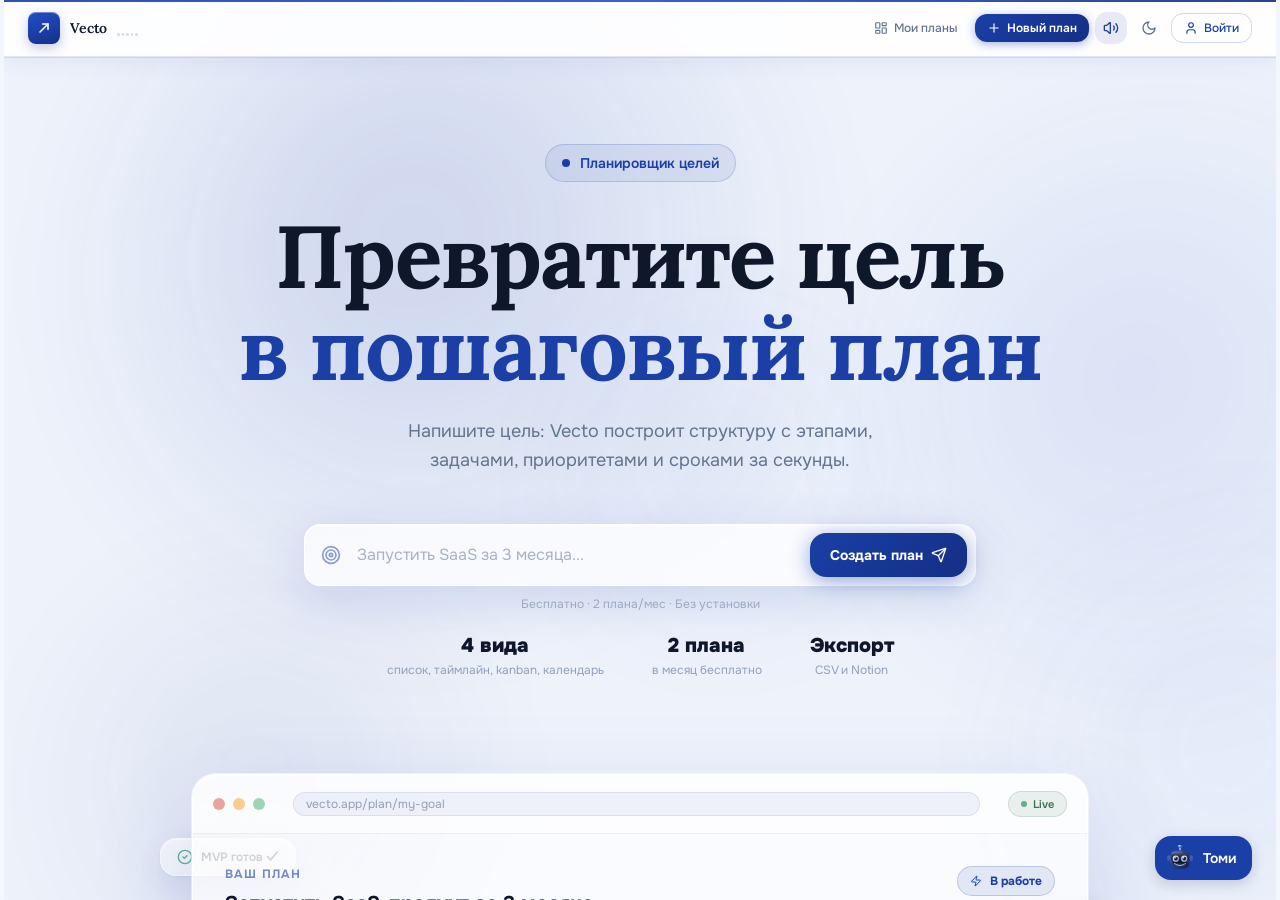
<file: index.html>
<!DOCTYPE html>
  <html lang="ru">
    <head>
      
      <meta charset="UTF-8" />
      <meta name="viewport" content="width=device-width, initial-scale=1.0" />
      <title>Vecto. Планировщик целей</title>
      <meta name="description" content="Vecto превращает цель в пошаговый план с этапами, задачами, приоритетами и сроками." />
      <meta name="robots" content="noindex, nofollow" />
      <style>html, body { height: 100%; margin: 0; } #root { height: 100%; }</style>
      
      <script type="module" crossorigin src="/assets/index-BoUP9z0V.js"></script>
      <link rel="stylesheet" crossorigin href="/assets/index-Dq1ri5mU.css">
    </head>

    <body>
      
      <div id="root"></div>
      
    </body>
  </html>
</file>
<file: assets/index-Dq1ri5mU.css>
@import"https://fonts.googleapis.com/css2?family=Onest:wght@300;400;500;600;700&family=Lora:wght@500;600;700&display=swap";.driver-layer{width:auto!important;max-width:none!important;height:auto!important;max-height:none!important;color:inherit!important;pointer-events:none!important;background:0 0!important;border:0!important;margin:0!important;padding:0!important;position:fixed!important;top:0!important;right:0!important;bottom:0!important;left:0!important;overflow:visible!important}.driver-layer::backdrop{display:none}.driver-layer .driver-popover{pointer-events:auto}.driver-popover{all:unset;font-family:var(--driver-popover-font-family,"Helvetica Neue", Inter, ui-sans-serif, "Apple Color Emoji", Helvetica, Arial, sans-serif);box-sizing:border-box;color:#2d2d2d;z-index:1000000000;background-color:#fff;border-radius:5px;min-width:250px;max-width:300px;margin:0;padding:15px;position:fixed;top:0;right:0;box-shadow:0 1px 10px #0006}.driver-popover-title{zoom:1;margin:0;font-size:19px;font-weight:700;line-height:1.5;display:block;position:relative}.driver-popover-close-btn{all:unset;cursor:pointer;color:#d2d2d2;z-index:1;text-align:center;width:32px;height:28px;font-size:18px;font-weight:500;transition:color .2s;position:absolute;top:0;right:0}.driver-popover-close-btn:hover,.driver-popover-close-btn:focus-visible{color:#2d2d2d}.driver-popover-title[style*=block]+.driver-popover-description{margin-top:5px}.driver-popover-description{zoom:1;margin-bottom:0;font-size:14px;font-weight:400;line-height:1.5}.driver-popover-footer{text-align:right;zoom:1;justify-content:space-between;align-items:center;margin-top:15px;display:flex}.driver-popover-progress-text{color:#727272;zoom:1;font-size:13px;font-weight:400}.driver-popover-footer-btn{all:unset;box-sizing:border-box;color:#2d2d2d;cursor:pointer;zoom:1;background-color:#fff;border:1px solid #ccc;border-radius:3px;outline:0;padding:3px 7px;font-size:12px;line-height:1.3;text-decoration:none;display:inline-block}.driver-popover-footer .driver-popover-btn-disabled{opacity:.5;pointer-events:none}.driver-popover-footer-btn:hover,.driver-popover-footer-btn:focus{background-color:#f7f7f7}.driver-popover-navigation-btns{flex-grow:1;justify-content:flex-end;display:flex}.driver-popover-navigation-btns button+button{margin-left:4px}.driver-popover-arrow{content:"";border:5px solid #fff;position:absolute}.driver-popover-arrow-side-over{display:none}.driver-popover-arrow-side-left{border-top-color:#0000;border-bottom-color:#0000;border-right-color:#0000;left:100%}.driver-popover-arrow-side-right{border-top-color:#0000;border-bottom-color:#0000;border-left-color:#0000;right:100%}.driver-popover-arrow-side-top{border-bottom-color:#0000;border-left-color:#0000;border-right-color:#0000;top:100%}.driver-popover-arrow-side-bottom{border-top-color:#0000;border-left-color:#0000;border-right-color:#0000;bottom:100%}.driver-popover-arrow-side-center,.driver-popover-arrow-none{display:none}.driver-active .driver-overlay{pointer-events:none}.driver-active.driver-no-scroll{overflow:hidden}.driver-active *{pointer-events:none}.driver-active .driver-active-element,.driver-active .driver-active-element *,.driver-active .driver-allowed-element *,.driver-popover,.driver-popover *{pointer-events:auto}.driver-active .driver-allowed-element{pointer-events:auto;z-index:var(--driver-allowed-z-index,10001)}@keyframes animate-fade-in{0%{opacity:0}to{opacity:1}}.driver-fade .driver-overlay{animation:animate-fade-in var(--driver-animation-duration,.4s) ease-in-out}.driver-fade .driver-popover{animation:animate-fade-in var(--driver-animation-duration,.4s)}.driver-active-element-parent-no-scroll{overflow:hidden!important}.driver-no-interaction,.driver-no-interaction *{pointer-events:none!important}.driver-popover.driver-popover-waiting .driver-popover-title,.driver-popover.driver-popover-waiting .driver-popover-description,.driver-popover.driver-popover-waiting .driver-popover-footer{opacity:.55;transition:opacity .15s ease-in-out}@keyframes driver-nudge-shake{0%,to{transform:translate(0)}20%{transform:translate(calc(-1 * var(--driver-nudge-distance,6px)))}40%{transform:translate(var(--driver-nudge-distance,6px))}60%{transform:translate(calc(-.5 * var(--driver-nudge-distance,6px)))}80%{transform:translate(calc(.5 * var(--driver-nudge-distance,6px)))}}@keyframes driver-nudge-flash{0%{box-shadow:0 0 0 3px var(--driver-nudge-color,#f59e0b)}to{box-shadow:0 0 0 3px #0000}}.driver-popover.driver-popover-nudge{animation:driver-nudge-shake var(--driver-nudge-duration,.5s) ease-in-out}.driver-fade .driver-popover.driver-popover-nudge{animation:animate-fade-in var(--driver-animation-duration,.4s),driver-nudge-shake var(--driver-nudge-duration,.5s) ease-in-out}@media(prefers-reduced-motion:reduce){.driver-popover.driver-popover-nudge{animation:driver-nudge-flash var(--driver-nudge-duration,.5s) ease-out}.driver-fade .driver-popover.driver-popover-nudge{animation:animate-fade-in var(--driver-animation-duration,.4s),driver-nudge-flash var(--driver-nudge-duration,.5s) ease-out}}/*! tailwindcss v4.1.12 | MIT License | https://tailwindcss.com */@layer properties{@supports (((-webkit-hyphens:none)) and (not (margin-trim:inline))) or ((-moz-orient:inline) and (not (color:rgb(from red r g b)))){*,:before,:after,::backdrop{--tw-translate-x:0;--tw-translate-y:0;--tw-translate-z:0;--tw-rotate-x:initial;--tw-rotate-y:initial;--tw-rotate-z:initial;--tw-skew-x:initial;--tw-skew-y:initial;--tw-space-y-reverse:0;--tw-space-x-reverse:0;--tw-divide-y-reverse:0;--tw-border-style:solid;--tw-gradient-position:initial;--tw-gradient-from:#0000;--tw-gradient-via:#0000;--tw-gradient-to:#0000;--tw-gradient-stops:initial;--tw-gradient-via-stops:initial;--tw-gradient-from-position:0%;--tw-gradient-via-position:50%;--tw-gradient-to-position:100%;--tw-leading:initial;--tw-font-weight:initial;--tw-tracking:initial;--tw-ordinal:initial;--tw-slashed-zero:initial;--tw-numeric-figure:initial;--tw-numeric-spacing:initial;--tw-numeric-fraction:initial;--tw-shadow:0 0 #0000;--tw-shadow-color:initial;--tw-shadow-alpha:100%;--tw-inset-shadow:0 0 #0000;--tw-inset-shadow-color:initial;--tw-inset-shadow-alpha:100%;--tw-ring-color:initial;--tw-ring-shadow:0 0 #0000;--tw-inset-ring-color:initial;--tw-inset-ring-shadow:0 0 #0000;--tw-ring-inset:initial;--tw-ring-offset-width:0px;--tw-ring-offset-color:#fff;--tw-ring-offset-shadow:0 0 #0000;--tw-outline-style:solid;--tw-blur:initial;--tw-brightness:initial;--tw-contrast:initial;--tw-grayscale:initial;--tw-hue-rotate:initial;--tw-invert:initial;--tw-opacity:initial;--tw-saturate:initial;--tw-sepia:initial;--tw-drop-shadow:initial;--tw-drop-shadow-color:initial;--tw-drop-shadow-alpha:100%;--tw-drop-shadow-size:initial;--tw-backdrop-blur:initial;--tw-backdrop-brightness:initial;--tw-backdrop-contrast:initial;--tw-backdrop-grayscale:initial;--tw-backdrop-hue-rotate:initial;--tw-backdrop-invert:initial;--tw-backdrop-opacity:initial;--tw-backdrop-saturate:initial;--tw-backdrop-sepia:initial;--tw-duration:initial;--tw-ease:initial;--tw-scale-x:1;--tw-scale-y:1;--tw-scale-z:1;--tw-content:"";--tw-animation-delay:0s;--tw-animation-direction:normal;--tw-animation-duration:initial;--tw-animation-fill-mode:none;--tw-animation-iteration-count:1;--tw-enter-blur:0;--tw-enter-opacity:1;--tw-enter-rotate:0;--tw-enter-scale:1;--tw-enter-translate-x:0;--tw-enter-translate-y:0;--tw-exit-blur:0;--tw-exit-opacity:1;--tw-exit-rotate:0;--tw-exit-scale:1;--tw-exit-translate-x:0;--tw-exit-translate-y:0}}}@keyframes aurora-drift{0%,to{transform:translate(0)scale(1)}20%{transform:translate(4%,-6%)scale(1.06)}40%{transform:translate(-3%,4%)scale(.97)}60%{transform:translate(6%,2%)scale(1.04)}80%{transform:translate(-5%,-3%)scale(.98)}}@keyframes aurora-drift-b{0%,to{transform:translate(0)scale(1)}25%{transform:translate(-5%,7%)scale(1.08)}50%{transform:translate(4%,-4%)scale(.94)}75%{transform:translate(-2%,5%)scale(1.03)}}@keyframes aurora-drift-c{0%,to{transform:translate(0)scale(1)}33%{transform:translate(6%,3%)scale(1.1)}66%{transform:translate(-4%,-5%)scale(.96)}}@keyframes float-y{0%,to{transform:translateY(0)}50%{transform:translateY(-18px)}}@keyframes float-y-slow{0%,to{transform:translateY(0)}50%{transform:translateY(-10px)}}@keyframes shimmer-slide{0%{background-position:-200%}to{background-position:200%}}@keyframes spin-slow{0%{transform:rotate(0)}to{transform:rotate(360deg)}}@keyframes pulse-ring{0%,to{opacity:.35;transform:scale(1)}50%{opacity:.1;transform:scale(1.12)}}@keyframes gradient-flow{0%,to{background-position:0%}50%{background-position:100%}}@keyframes noise-shift{0%{background-position:0 0}to{background-position:100px 100px}}.glass-card{-webkit-backdrop-filter:blur(20px);background:#ffffffb3;border:1px solid #ffffffd9;box-shadow:0 8px 32px #2b2a2714,inset 0 1px #ffffffe6}.dark .glass-card{background:#ffffff0d;border:1px solid #ffffff17;box-shadow:0 8px 40px #0006,inset 0 1px #ffffff0f}.glass-heavy{-webkit-backdrop-filter:blur(28px);background:#ffffffd1;border:1px solid #fffffff2;box-shadow:0 12px 48px #2b2a271a,inset 0 1px #fff}.dark .glass-heavy{background:#1c1b19bf;border:1px solid #ffffff1a;box-shadow:0 12px 60px #00000080,inset 0 1px #ffffff12}.glass-subtle{-webkit-backdrop-filter:blur(12px);background:#ffffff73;border:1px solid #fff9}.dark .glass-subtle{background:#ffffff0a;border:1px solid #ffffff12}.shimmer-text{-webkit-text-fill-color:transparent;background:linear-gradient(90deg,#2b2a27,#8a847a 35%,#2b2a27,#57534c 65%,#2b2a27) 0 0/200%;-webkit-background-clip:text;background-clip:text;animation:4s linear infinite shimmer-slide}.aurora-blob{filter:blur(80px);pointer-events:none;will-change:transform;border-radius:50%;position:absolute}.aurora-a{animation:22s ease-in-out infinite aurora-drift}.aurora-b{animation:27s ease-in-out infinite aurora-drift-b}.aurora-c{animation:18s ease-in-out infinite aurora-drift-c}.float-anim{animation:3.5s ease-in-out infinite float-y}.float-anim-slow{animation:5s ease-in-out infinite float-y-slow}.gradient-flow-bg{background-size:200% 200%;animation:6s infinite gradient-flow}.noise-overlay:after{content:"";border-radius:inherit;opacity:.025;pointer-events:none;mix-blend-mode:overlay;background-image:url("data:image/svg+xml,%3Csvg viewBox='0 0 256 256' xmlns='http://www.w3.org/2000/svg'%3E%3Cfilter id='noise'%3E%3CfeTurbulence type='fractalNoise' baseFrequency='0.9' numOctaves='4' stitchTiles='stitch'/%3E%3C/filter%3E%3Crect width='100%25' height='100%25' filter='url(%23noise)' opacity='1'/%3E%3C/svg%3E");position:absolute;top:0;right:0;bottom:0;left:0}@layer theme{:root,:host{--font-sans:ui-sans-serif,system-ui,sans-serif,"Apple Color Emoji","Segoe UI Emoji","Segoe UI Symbol","Noto Color Emoji";--font-mono:ui-monospace,SFMono-Regular,Menlo,Monaco,Consolas,"Liberation Mono","Courier New",monospace;--color-red-50:oklch(97.1% .0084 25);--color-red-100:oklch(93.6% .0208 25);--color-red-200:oklch(88.5% .0403 25);--color-red-300:oklch(80.8% .0741 25);--color-red-400:oklch(70.4% .1242 25);--color-red-500:oklch(63.7% .154 25);--color-red-600:oklch(57.7% .1593 25);--color-red-700:oklch(50.5% .1384 25);--color-orange-400:oklch(82.8% .1323 70);--color-orange-500:oklch(76.9% .1316 70);--color-amber-50:oklch(98.7% .0154 70);--color-amber-100:oklch(96.2% .0413 70);--color-amber-200:oklch(92.4% .084 70);--color-amber-300:oklch(87.9% .1183 70);--color-amber-400:oklch(82.8% .1323 70);--color-amber-500:oklch(76.9% .1316 70);--color-amber-600:oklch(66.6% .1253 70);--color-amber-700:oklch(55.5% .1141 70);--color-amber-800:oklch(47.3% .0959 70);--color-yellow-400:oklch(82.8% .1323 70);--color-yellow-500:oklch(76.9% .1316 70);--color-green-50:oklch(97.9% .0126 158);--color-green-200:oklch(90.5% .0558 158);--color-green-300:oklch(84.5% .0858 158);--color-green-400:oklch(76.5% .1062 158);--color-green-500:oklch(69.6% .102 158);--color-green-600:oklch(59.6% .087 158);--color-green-700:oklch(50.8% .0708 158);--color-emerald-50:oklch(97.9% .0126 158);--color-emerald-100:oklch(95% .0312 158);--color-emerald-200:oklch(90.5% .0558 158);--color-emerald-300:oklch(84.5% .0858 158);--color-emerald-400:oklch(76.5% .1062 158);--color-emerald-500:oklch(69.6% .102 158);--color-emerald-600:oklch(59.6% .087 158);--color-emerald-700:oklch(50.8% .0708 158);--color-teal-50:oklch(97.9% .0126 158);--color-teal-300:oklch(84.5% .0858 158);--color-teal-500:oklch(69.6% .102 158);--color-teal-700:oklch(50.8% .0708 158);--color-sky-400:oklch(67.7% .152 262);--color-sky-500:oklch(56.3% .197 262);--color-blue-50:oklch(97% .013 262);--color-blue-100:oklch(93.2% .029 262);--color-blue-200:oklch(88.2% .054 262);--color-blue-300:oklch(77.9% .097 262);--color-blue-400:oklch(67.7% .152 262);--color-blue-500:oklch(56.3% .197 262);--color-blue-600:oklch(48.6% .225 262);--color-blue-700:oklch(42.8% .224 262);--color-blue-900:oklch(31.9% .134 262);--color-indigo-50:oklch(97% .013 262);--color-indigo-300:oklch(77.9% .097 262);--color-indigo-400:oklch(67.7% .152 262);--color-indigo-500:oklch(56.3% .197 262);--color-indigo-700:oklch(42.8% .224 262);--color-pink-400:oklch(70.4% .1242 25);--color-pink-500:oklch(63.7% .154 25);--color-slate-50:oklch(98.4% .003 247.858);--color-slate-100:oklch(96.8% .007 247.896);--color-slate-200:oklch(92.9% .013 255.508);--color-slate-300:oklch(86.9% .022 252.894);--color-slate-400:oklch(70.4% .04 256.788);--color-slate-500:oklch(55.4% .046 257.417);--color-slate-600:oklch(44.6% .043 257.281);--color-slate-700:oklch(37.2% .044 257.287);--color-slate-800:oklch(27.9% .041 260.031);--color-slate-900:oklch(20.8% .042 265.755);--color-gray-100:oklch(96.7% .003 264.542);--color-gray-500:oklch(55.1% .027 264.364);--color-black:#000;--color-white:#fff;--spacing:.25rem;--container-xs:20rem;--container-sm:24rem;--container-md:28rem;--container-lg:32rem;--container-xl:36rem;--container-2xl:42rem;--container-3xl:48rem;--container-4xl:56rem;--container-5xl:64rem;--container-6xl:72rem;--container-7xl:80rem;--text-xs:.75rem;--text-xs--line-height:calc(1/.75);--text-sm:.875rem;--text-sm--line-height:calc(1.25/.875);--text-base:1rem;--text-base--line-height: 1.5 ;--text-lg:1.125rem;--text-lg--line-height:calc(1.75/1.125);--text-xl:1.25rem;--text-xl--line-height:calc(1.75/1.25);--text-2xl:1.5rem;--text-2xl--line-height:calc(2/1.5);--text-3xl:1.875rem;--text-3xl--line-height: 1.2 ;--text-4xl:2.25rem;--text-4xl--line-height:calc(2.5/2.25);--text-5xl:3rem;--text-5xl--line-height:1;--font-weight-normal:400;--font-weight-medium:500;--font-weight-semibold:600;--font-weight-bold:700;--font-weight-black:900;--tracking-tight:-.025em;--tracking-wide:.025em;--tracking-wider:.05em;--tracking-widest:.1em;--leading-tight:1.25;--leading-snug:1.375;--leading-relaxed:1.625;--radius-xs:.125rem;--radius-2xl:1rem;--radius-3xl:1.5rem;--ease-in-out:cubic-bezier(.4,0,.2,1);--animate-spin:spin 1s linear infinite;--animate-ping:ping 1s cubic-bezier(0,0,.2,1)infinite;--animate-pulse:pulse 2s cubic-bezier(.4,0,.6,1)infinite;--blur-sm:8px;--blur-md:12px;--blur-xl:24px;--blur-2xl:40px;--blur-3xl:64px;--aspect-video:16/9;--default-transition-duration:.15s;--default-transition-timing-function:cubic-bezier(.4,0,.2,1);--default-font-family:var(--font-sans);--default-mono-font-family:var(--font-mono);--color-border:var(--border)}}@layer base{*,:after,:before,::backdrop{box-sizing:border-box;border:0 solid;margin:0;padding:0}::file-selector-button{box-sizing:border-box;border:0 solid;margin:0;padding:0}html,:host{-webkit-text-size-adjust:100%;-moz-tab-size:4;tab-size:4;line-height:1.5;font-family:var(--default-font-family,ui-sans-serif,system-ui,sans-serif,"Apple Color Emoji","Segoe UI Emoji","Segoe UI Symbol","Noto Color Emoji");font-feature-settings:var(--default-font-feature-settings,normal);font-variation-settings:var(--default-font-variation-settings,normal);-webkit-tap-highlight-color:transparent}hr{height:0;color:inherit;border-top-width:1px}abbr:where([title]){-webkit-text-decoration:underline dotted;text-decoration:underline dotted}h1,h2,h3,h4,h5,h6{font-size:inherit;font-weight:inherit}a{color:inherit;-webkit-text-decoration:inherit;text-decoration:inherit}b,strong{font-weight:bolder}code,kbd,samp,pre{font-family:var(--default-mono-font-family,ui-monospace,SFMono-Regular,Menlo,Monaco,Consolas,"Liberation Mono","Courier New",monospace);font-feature-settings:var(--default-mono-font-feature-settings,normal);font-variation-settings:var(--default-mono-font-variation-settings,normal);font-size:1em}small{font-size:80%}sub,sup{vertical-align:baseline;font-size:75%;line-height:0;position:relative}sub{bottom:-.25em}sup{top:-.5em}table{text-indent:0;border-color:inherit;border-collapse:collapse}:-moz-focusring{outline:auto}progress{vertical-align:baseline}summary{display:list-item}ol,ul,menu{list-style:none}img,svg,video,canvas,audio,iframe,embed,object{vertical-align:middle;display:block}img,video{max-width:100%;height:auto}button,input,select,optgroup,textarea{font:inherit;font-feature-settings:inherit;font-variation-settings:inherit;letter-spacing:inherit;color:inherit;opacity:1;background-color:#0000;border-radius:0}::file-selector-button{font:inherit;font-feature-settings:inherit;font-variation-settings:inherit;letter-spacing:inherit;color:inherit;opacity:1;background-color:#0000;border-radius:0}:where(select:is([multiple],[size])) optgroup{font-weight:bolder}:where(select:is([multiple],[size])) optgroup option{padding-inline-start:20px}::file-selector-button{margin-inline-end:4px}::placeholder{opacity:1}@supports (not ((-webkit-appearance:-apple-pay-button))) or (contain-intrinsic-size:1px){::placeholder{color:currentColor}@supports (color:color-mix(in lab,red,red)){::placeholder{color:color-mix(in oklab,currentcolor 50%,transparent)}}}textarea{resize:vertical}::-webkit-search-decoration{-webkit-appearance:none}::-webkit-date-and-time-value{min-height:1lh;text-align:inherit}::-webkit-datetime-edit{display:inline-flex}::-webkit-datetime-edit-fields-wrapper{padding:0}::-webkit-datetime-edit{padding-block:0}::-webkit-datetime-edit-year-field{padding-block:0}::-webkit-datetime-edit-month-field{padding-block:0}::-webkit-datetime-edit-day-field{padding-block:0}::-webkit-datetime-edit-hour-field{padding-block:0}::-webkit-datetime-edit-minute-field{padding-block:0}::-webkit-datetime-edit-second-field{padding-block:0}::-webkit-datetime-edit-millisecond-field{padding-block:0}::-webkit-datetime-edit-meridiem-field{padding-block:0}::-webkit-calendar-picker-indicator{line-height:1}:-moz-ui-invalid{box-shadow:none}button,input:where([type=button],[type=reset],[type=submit]){-webkit-appearance:button;-moz-appearance:button;appearance:button}::file-selector-button{-webkit-appearance:button;-moz-appearance:button;appearance:button}::-webkit-inner-spin-button{height:auto}::-webkit-outer-spin-button{height:auto}[hidden]:where(:not([hidden=until-found])){display:none!important}*{border-color:var(--border);outline-color:var(--ring)}@supports (color:color-mix(in lab,red,red)){*{outline-color:color-mix(in oklab,var(--ring)50%,transparent)}}body{background-color:var(--background);color:var(--foreground)}html{font-size:var(--font-size)}h1{font-size:var(--text-2xl);font-weight:var(--font-weight-medium);line-height:1.5}h2{font-size:var(--text-xl);font-weight:var(--font-weight-medium);line-height:1.5}h3{font-size:var(--text-lg);font-weight:var(--font-weight-medium);line-height:1.5}h4,label,button{font-size:var(--text-base);font-weight:var(--font-weight-medium);line-height:1.5}input{font-size:var(--text-base);font-weight:var(--font-weight-normal);line-height:1.5}}@layer components;@layer utilities{.\@container\/card-header{container:card-header/inline-size}.pointer-events-none{pointer-events:none}.collapse{visibility:collapse}.invisible{visibility:hidden}.visible{visibility:visible}.sr-only{clip:rect(0,0,0,0);white-space:nowrap;border-width:0;width:1px;height:1px;margin:-1px;padding:0;position:absolute;overflow:hidden}.absolute{position:absolute}.fixed{position:fixed}.relative{position:relative}.static{position:static}.sticky{position:sticky}.-inset-1{inset:calc(var(--spacing)*-1)}.-inset-4{inset:calc(var(--spacing)*-4)}.-inset-\[3px\]{top:-3px;right:-3px;bottom:-3px;left:-3px}.inset-0{inset:calc(var(--spacing)*0)}.inset-\[-4px\]{top:-4px;right:-4px;bottom:-4px;left:-4px}.inset-x-0{inset-inline:calc(var(--spacing)*0)}.inset-x-3{inset-inline:calc(var(--spacing)*3)}.inset-y-0{inset-block:calc(var(--spacing)*0)}.-top-1{top:calc(var(--spacing)*-1)}.-top-3{top:calc(var(--spacing)*-3)}.-top-5{top:calc(var(--spacing)*-5)}.-top-12{top:calc(var(--spacing)*-12)}.-top-16{top:calc(var(--spacing)*-16)}.-top-20{top:calc(var(--spacing)*-20)}.-top-\[14px\]{top:-14px}.top-0{top:calc(var(--spacing)*0)}.top-0\.5{top:calc(var(--spacing)*.5)}.top-1{top:calc(var(--spacing)*1)}.top-1\.5{top:calc(var(--spacing)*1.5)}.top-1\/2{top:50%}.top-2{top:calc(var(--spacing)*2)}.top-2\.5{top:calc(var(--spacing)*2.5)}.top-3{top:calc(var(--spacing)*3)}.top-3\.5{top:calc(var(--spacing)*3.5)}.top-4{top:calc(var(--spacing)*4)}.top-16{top:calc(var(--spacing)*16)}.top-24{top:calc(var(--spacing)*24)}.top-32{top:calc(var(--spacing)*32)}.top-\[1px\]{top:1px}.top-\[50\%\]{top:50%}.top-\[60\%\]{top:60%}.top-full{top:100%}.-right-0\.5{right:calc(var(--spacing)*-.5)}.-right-6{right:calc(var(--spacing)*-6)}.-right-12{right:calc(var(--spacing)*-12)}.-right-16{right:calc(var(--spacing)*-16)}.-right-20{right:calc(var(--spacing)*-20)}.right-0{right:calc(var(--spacing)*0)}.right-1{right:calc(var(--spacing)*1)}.right-1\.5{right:calc(var(--spacing)*1.5)}.right-1\/4{right:25%}.right-2{right:calc(var(--spacing)*2)}.right-2\.5{right:calc(var(--spacing)*2.5)}.right-3{right:calc(var(--spacing)*3)}.right-3\.5{right:calc(var(--spacing)*3.5)}.right-4{right:calc(var(--spacing)*4)}.right-5{right:calc(var(--spacing)*5)}.right-10{right:calc(var(--spacing)*10)}.right-\[33\%\]{right:33%}.-bottom-12{bottom:calc(var(--spacing)*-12)}.-bottom-16{bottom:calc(var(--spacing)*-16)}.-bottom-\[6px\]{bottom:-6px}.bottom-0{bottom:calc(var(--spacing)*0)}.bottom-1{bottom:calc(var(--spacing)*1)}.bottom-3{bottom:calc(var(--spacing)*3)}.bottom-5{bottom:calc(var(--spacing)*5)}.bottom-6{bottom:calc(var(--spacing)*6)}.bottom-20{bottom:calc(var(--spacing)*20)}.bottom-24{bottom:calc(var(--spacing)*24)}.bottom-full{bottom:100%}.-left-8{left:calc(var(--spacing)*-8)}.-left-10{left:calc(var(--spacing)*-10)}.-left-12{left:calc(var(--spacing)*-12)}.-left-16{left:calc(var(--spacing)*-16)}.left-0{left:calc(var(--spacing)*0)}.left-1{left:calc(var(--spacing)*1)}.left-1\/2{left:50%}.left-1\/3{left:33.3333%}.left-1\/4{left:25%}.left-2{left:calc(var(--spacing)*2)}.left-2\.5{left:calc(var(--spacing)*2.5)}.left-3{left:calc(var(--spacing)*3)}.left-3\.5{left:calc(var(--spacing)*3.5)}.left-4{left:calc(var(--spacing)*4)}.left-6{left:calc(var(--spacing)*6)}.left-\[33\%\]{left:33%}.left-\[50\%\]{left:50%}.isolate{isolation:isolate}.-z-10{z-index:-10}.z-0{z-index:0}.z-10{z-index:10}.z-20{z-index:20}.z-30{z-index:30}.z-40{z-index:40}.z-50{z-index:50}.z-\[1\]{z-index:1}.z-\[5\]{z-index:5}.z-\[60\]{z-index:60}.z-\[90\]{z-index:90}.z-\[100\]{z-index:100}.z-\[101\]{z-index:101}.z-\[999\]{z-index:999}.z-\[9000\]{z-index:9000}.z-\[9100\]{z-index:9100}.z-\[9998\]{z-index:9998}.z-\[9999\]{z-index:9999}.z-\[10100\]{z-index:10100}.col-start-2{grid-column-start:2}.row-span-2{grid-row:span 2/span 2}.row-start-1{grid-row-start:1}.container{width:100%}@media(min-width:40rem){.container{max-width:40rem}}@media(min-width:48rem){.container{max-width:48rem}}@media(min-width:64rem){.container{max-width:64rem}}@media(min-width:80rem){.container{max-width:80rem}}@media(min-width:96rem){.container{max-width:96rem}}.-mx-0\.5{margin-inline:calc(var(--spacing)*-.5)}.-mx-1{margin-inline:calc(var(--spacing)*-1)}.mx-0\.5{margin-inline:calc(var(--spacing)*.5)}.mx-2{margin-inline:calc(var(--spacing)*2)}.mx-3{margin-inline:calc(var(--spacing)*3)}.mx-3\.5{margin-inline:calc(var(--spacing)*3.5)}.mx-4{margin-inline:calc(var(--spacing)*4)}.mx-auto{margin-inline:auto}.my-0\.5{margin-block:calc(var(--spacing)*.5)}.my-1{margin-block:calc(var(--spacing)*1)}.my-2{margin-block:calc(var(--spacing)*2)}.my-3{margin-block:calc(var(--spacing)*3)}.-mt-0\.5{margin-top:calc(var(--spacing)*-.5)}.-mt-1{margin-top:calc(var(--spacing)*-1)}.-mt-2{margin-top:calc(var(--spacing)*-2)}.-mt-4{margin-top:calc(var(--spacing)*-4)}.-mt-6{margin-top:calc(var(--spacing)*-6)}.-mt-10{margin-top:calc(var(--spacing)*-10)}.mt-0\.5{margin-top:calc(var(--spacing)*.5)}.mt-1{margin-top:calc(var(--spacing)*1)}.mt-1\.5{margin-top:calc(var(--spacing)*1.5)}.mt-2{margin-top:calc(var(--spacing)*2)}.mt-2\.5{margin-top:calc(var(--spacing)*2.5)}.mt-3{margin-top:calc(var(--spacing)*3)}.mt-4{margin-top:calc(var(--spacing)*4)}.mt-5{margin-top:calc(var(--spacing)*5)}.mt-6{margin-top:calc(var(--spacing)*6)}.mt-8{margin-top:calc(var(--spacing)*8)}.mt-10{margin-top:calc(var(--spacing)*10)}.mt-12{margin-top:calc(var(--spacing)*12)}.mt-auto{margin-top:auto}.-mr-1{margin-right:calc(var(--spacing)*-1)}.mr-0\.5{margin-right:calc(var(--spacing)*.5)}.mr-1{margin-right:calc(var(--spacing)*1)}.mr-1\.5{margin-right:calc(var(--spacing)*1.5)}.mr-2{margin-right:calc(var(--spacing)*2)}.mr-4{margin-right:calc(var(--spacing)*4)}.-mb-px{margin-bottom:-1px}.mb-0\.5{margin-bottom:calc(var(--spacing)*.5)}.mb-1{margin-bottom:calc(var(--spacing)*1)}.mb-1\.5{margin-bottom:calc(var(--spacing)*1.5)}.mb-2{margin-bottom:calc(var(--spacing)*2)}.mb-2\.5{margin-bottom:calc(var(--spacing)*2.5)}.mb-3{margin-bottom:calc(var(--spacing)*3)}.mb-4{margin-bottom:calc(var(--spacing)*4)}.mb-5{margin-bottom:calc(var(--spacing)*5)}.mb-6{margin-bottom:calc(var(--spacing)*6)}.mb-7{margin-bottom:calc(var(--spacing)*7)}.mb-8{margin-bottom:calc(var(--spacing)*8)}.mb-10{margin-bottom:calc(var(--spacing)*10)}.mb-12{margin-bottom:calc(var(--spacing)*12)}.mb-16{margin-bottom:calc(var(--spacing)*16)}.-ml-0\.5{margin-left:calc(var(--spacing)*-.5)}.-ml-4{margin-left:calc(var(--spacing)*-4)}.ml-0\.5{margin-left:calc(var(--spacing)*.5)}.ml-1{margin-left:calc(var(--spacing)*1)}.ml-1\.5{margin-left:calc(var(--spacing)*1.5)}.ml-2{margin-left:calc(var(--spacing)*2)}.ml-4{margin-left:calc(var(--spacing)*4)}.ml-5{margin-left:calc(var(--spacing)*5)}.ml-auto{margin-left:auto}.line-clamp-1{-webkit-line-clamp:1;-webkit-box-orient:vertical;display:-webkit-box;overflow:hidden}.line-clamp-2{-webkit-line-clamp:2;-webkit-box-orient:vertical;display:-webkit-box;overflow:hidden}.block{display:block}.flex{display:flex}.grid{display:grid}.hidden{display:none}.inline{display:inline}.inline-block{display:inline-block}.inline-flex{display:inline-flex}.table{display:table}.table-caption{display:table-caption}.table-cell{display:table-cell}.table-row{display:table-row}.field-sizing-content{field-sizing:content}.aspect-square{aspect-ratio:1}.aspect-video{aspect-ratio:var(--aspect-video)}.size-2{width:calc(var(--spacing)*2);height:calc(var(--spacing)*2)}.size-2\.5{width:calc(var(--spacing)*2.5);height:calc(var(--spacing)*2.5)}.size-3{width:calc(var(--spacing)*3);height:calc(var(--spacing)*3)}.size-3\.5{width:calc(var(--spacing)*3.5);height:calc(var(--spacing)*3.5)}.size-4{width:calc(var(--spacing)*4);height:calc(var(--spacing)*4)}.size-7{width:calc(var(--spacing)*7);height:calc(var(--spacing)*7)}.size-8{width:calc(var(--spacing)*8);height:calc(var(--spacing)*8)}.size-9{width:calc(var(--spacing)*9);height:calc(var(--spacing)*9)}.size-10{width:calc(var(--spacing)*10);height:calc(var(--spacing)*10)}.size-full{width:100%;height:100%}.h-0{height:calc(var(--spacing)*0)}.h-0\.5{height:calc(var(--spacing)*.5)}.h-1{height:calc(var(--spacing)*1)}.h-1\.5{height:calc(var(--spacing)*1.5)}.h-1\/2{height:50%}.h-2{height:calc(var(--spacing)*2)}.h-2\.5{height:calc(var(--spacing)*2.5)}.h-3{height:calc(var(--spacing)*3)}.h-3\.5{height:calc(var(--spacing)*3.5)}.h-4{height:calc(var(--spacing)*4)}.h-4\.5{height:calc(var(--spacing)*4.5)}.h-5{height:calc(var(--spacing)*5)}.h-6{height:calc(var(--spacing)*6)}.h-7{height:calc(var(--spacing)*7)}.h-8{height:calc(var(--spacing)*8)}.h-9{height:calc(var(--spacing)*9)}.h-10{height:calc(var(--spacing)*10)}.h-11{height:calc(var(--spacing)*11)}.h-12{height:calc(var(--spacing)*12)}.h-14{height:calc(var(--spacing)*14)}.h-16{height:calc(var(--spacing)*16)}.h-20{height:calc(var(--spacing)*20)}.h-24{height:calc(var(--spacing)*24)}.h-32{height:calc(var(--spacing)*32)}.h-36{height:calc(var(--spacing)*36)}.h-40{height:calc(var(--spacing)*40)}.h-48{height:calc(var(--spacing)*48)}.h-56{height:calc(var(--spacing)*56)}.h-64{height:calc(var(--spacing)*64)}.h-80{height:calc(var(--spacing)*80)}.h-96{height:calc(var(--spacing)*96)}.h-\[1\.15rem\]{height:1.15rem}.h-\[1px\]{height:1px}.h-\[3px\]{height:3px}.h-\[22px\]{height:22px}.h-\[52px\]{height:52px}.h-\[58px\]{height:58px}.h-\[calc\(100\%-1px\)\]{height:calc(100% - 1px)}.h-\[var\(--radix-navigation-menu-viewport-height\)\]{height:var(--radix-navigation-menu-viewport-height)}.h-\[var\(--radix-select-trigger-height\)\]{height:var(--radix-select-trigger-height)}.h-auto{height:auto}.h-full{height:100%}.h-px{height:1px}.h-screen{height:100vh}.h-svh{height:100svh}.max-h-\(--radix-context-menu-content-available-height\){max-height:var(--radix-context-menu-content-available-height)}.max-h-\(--radix-dropdown-menu-content-available-height\){max-height:var(--radix-dropdown-menu-content-available-height)}.max-h-\(--radix-select-content-available-height\){max-height:var(--radix-select-content-available-height)}.max-h-44{max-height:calc(var(--spacing)*44)}.max-h-48{max-height:calc(var(--spacing)*48)}.max-h-52{max-height:calc(var(--spacing)*52)}.max-h-\[50vh\]{max-height:50vh}.max-h-\[85vh\]{max-height:85vh}.max-h-\[90vh\]{max-height:90vh}.max-h-\[92vh\]{max-height:92vh}.max-h-\[95vh\]{max-height:95vh}.max-h-\[140px\]{max-height:140px}.max-h-\[300px\]{max-height:300px}.min-h-0{min-height:calc(var(--spacing)*0)}.min-h-4{min-height:calc(var(--spacing)*4)}.min-h-16{min-height:calc(var(--spacing)*16)}.min-h-44{min-height:calc(var(--spacing)*44)}.min-h-48{min-height:calc(var(--spacing)*48)}.min-h-\[32px\]{min-height:32px}.min-h-\[44px\]{min-height:44px}.min-h-\[72px\]{min-height:72px}.min-h-screen{min-height:100vh}.min-h-svh{min-height:100svh}.w-\(--sidebar-width\){width:var(--sidebar-width)}.w-0{width:calc(var(--spacing)*0)}.w-0\.5{width:calc(var(--spacing)*.5)}.w-1{width:calc(var(--spacing)*1)}.w-1\.5{width:calc(var(--spacing)*1.5)}.w-2{width:calc(var(--spacing)*2)}.w-2\.5{width:calc(var(--spacing)*2.5)}.w-3{width:calc(var(--spacing)*3)}.w-3\.5{width:calc(var(--spacing)*3.5)}.w-3\/4{width:75%}.w-4{width:calc(var(--spacing)*4)}.w-4\.5{width:calc(var(--spacing)*4.5)}.w-5{width:calc(var(--spacing)*5)}.w-6{width:calc(var(--spacing)*6)}.w-7{width:calc(var(--spacing)*7)}.w-8{width:calc(var(--spacing)*8)}.w-9{width:calc(var(--spacing)*9)}.w-10{width:calc(var(--spacing)*10)}.w-11{width:calc(var(--spacing)*11)}.w-12{width:calc(var(--spacing)*12)}.w-14{width:calc(var(--spacing)*14)}.w-16{width:calc(var(--spacing)*16)}.w-20{width:calc(var(--spacing)*20)}.w-24{width:calc(var(--spacing)*24)}.w-28{width:calc(var(--spacing)*28)}.w-32{width:calc(var(--spacing)*32)}.w-36{width:calc(var(--spacing)*36)}.w-40{width:calc(var(--spacing)*40)}.w-48{width:calc(var(--spacing)*48)}.w-52{width:calc(var(--spacing)*52)}.w-56{width:calc(var(--spacing)*56)}.w-64{width:calc(var(--spacing)*64)}.w-72{width:calc(var(--spacing)*72)}.w-80{width:calc(var(--spacing)*80)}.w-96{width:calc(var(--spacing)*96)}.w-\[2px\]{width:2px}.w-\[3px\]{width:3px}.w-\[22px\]{width:22px}.w-\[52px\]{width:52px}.w-\[100px\]{width:100px}.w-\[480px\]{width:480px}.w-\[calc\(100vw-32px\)\]{width:calc(100vw - 32px)}.w-auto{width:auto}.w-fit{width:fit-content}.w-full{width:100%}.w-max{width:max-content}.w-px{width:1px}.max-w-\(--skeleton-width\){max-width:var(--skeleton-width)}.max-w-2xl{max-width:var(--container-2xl)}.max-w-3xl{max-width:var(--container-3xl)}.max-w-4xl{max-width:var(--container-4xl)}.max-w-5xl{max-width:var(--container-5xl)}.max-w-6xl{max-width:var(--container-6xl)}.max-w-7xl{max-width:var(--container-7xl)}.max-w-20{max-width:calc(var(--spacing)*20)}.max-w-\[55\%\]{max-width:55%}.max-w-\[85\%\]{max-width:85%}.max-w-\[100px\]{max-width:100px}.max-w-\[120px\]{max-width:120px}.max-w-\[200px\]{max-width:200px}.max-w-\[220px\]{max-width:220px}.max-w-\[260px\]{max-width:260px}.max-w-\[780px\]{max-width:780px}.max-w-\[1400px\]{max-width:1400px}.max-w-\[calc\(100\%-2rem\)\]{max-width:calc(100% - 2rem)}.max-w-lg{max-width:var(--container-lg)}.max-w-max{max-width:max-content}.max-w-md{max-width:var(--container-md)}.max-w-sm{max-width:var(--container-sm)}.max-w-xl{max-width:var(--container-xl)}.max-w-xs{max-width:var(--container-xs)}.min-w-0{min-width:calc(var(--spacing)*0)}.min-w-5{min-width:calc(var(--spacing)*5)}.min-w-8{min-width:calc(var(--spacing)*8)}.min-w-9{min-width:calc(var(--spacing)*9)}.min-w-10{min-width:calc(var(--spacing)*10)}.min-w-28{min-width:calc(var(--spacing)*28)}.min-w-\[8rem\]{min-width:8rem}.min-w-\[12rem\]{min-width:12rem}.min-w-\[120px\]{min-width:120px}.min-w-\[140px\]{min-width:140px}.min-w-\[180px\]{min-width:180px}.min-w-\[200px\]{min-width:200px}.min-w-\[var\(--radix-select-trigger-width\)\]{min-width:var(--radix-select-trigger-width)}.min-w-max{min-width:max-content}.flex-1{flex:1}.flex-none{flex:none}.shrink-0{flex-shrink:0}.grow{flex-grow:1}.grow-0{flex-grow:0}.basis-full{flex-basis:100%}.caption-bottom{caption-side:bottom}.border-collapse{border-collapse:collapse}.origin-\(--radix-context-menu-content-transform-origin\){transform-origin:var(--radix-context-menu-content-transform-origin)}.origin-\(--radix-dropdown-menu-content-transform-origin\){transform-origin:var(--radix-dropdown-menu-content-transform-origin)}.origin-\(--radix-hover-card-content-transform-origin\){transform-origin:var(--radix-hover-card-content-transform-origin)}.origin-\(--radix-menubar-content-transform-origin\){transform-origin:var(--radix-menubar-content-transform-origin)}.origin-\(--radix-popover-content-transform-origin\){transform-origin:var(--radix-popover-content-transform-origin)}.origin-\(--radix-select-content-transform-origin\){transform-origin:var(--radix-select-content-transform-origin)}.origin-\(--radix-tooltip-content-transform-origin\){transform-origin:var(--radix-tooltip-content-transform-origin)}.-translate-x-1\/2{--tw-translate-x: -50% ;translate:var(--tw-translate-x)var(--tw-translate-y)}.-translate-x-px{--tw-translate-x:-1px;translate:var(--tw-translate-x)var(--tw-translate-y)}.translate-x-\[-50\%\]{--tw-translate-x:-50%;translate:var(--tw-translate-x)var(--tw-translate-y)}.translate-x-px{--tw-translate-x:1px;translate:var(--tw-translate-x)var(--tw-translate-y)}.-translate-y-1\/2{--tw-translate-y: -50% ;translate:var(--tw-translate-x)var(--tw-translate-y)}.translate-y-0\.5{--tw-translate-y:calc(var(--spacing)*.5);translate:var(--tw-translate-x)var(--tw-translate-y)}.translate-y-4{--tw-translate-y:calc(var(--spacing)*4);translate:var(--tw-translate-x)var(--tw-translate-y)}.translate-y-\[-50\%\]{--tw-translate-y:-50%;translate:var(--tw-translate-x)var(--tw-translate-y)}.translate-y-\[calc\(-50\%_-_2px\)\]{--tw-translate-y: calc(-50% - 2px) ;translate:var(--tw-translate-x)var(--tw-translate-y)}.-rotate-90{rotate:-90deg}.rotate-45{rotate:45deg}.rotate-90{rotate:90deg}.rotate-180{rotate:180deg}.transform{transform:var(--tw-rotate-x,)var(--tw-rotate-y,)var(--tw-rotate-z,)var(--tw-skew-x,)var(--tw-skew-y,)}.animate-caret-blink{animation:1.25s ease-out infinite caret-blink}.animate-in{animation:enter var(--tw-animation-duration,var(--tw-duration,.15s))var(--tw-ease,ease)var(--tw-animation-delay,0s)var(--tw-animation-iteration-count,1)var(--tw-animation-direction,normal)var(--tw-animation-fill-mode,none)}.animate-ping{animation:var(--animate-ping)}.animate-pulse{animation:var(--animate-pulse)}.animate-spin{animation:var(--animate-spin)}.cursor-default{cursor:default}.cursor-grab{cursor:grab}.cursor-not-allowed{cursor:not-allowed}.cursor-pointer{cursor:pointer}.touch-manipulation{touch-action:manipulation}.touch-none{touch-action:none}.resize{resize:both}.resize-none{resize:none}.scroll-my-1{scroll-margin-block:calc(var(--spacing)*1)}.scroll-py-1{scroll-padding-block:calc(var(--spacing)*1)}.list-inside{list-style-position:inside}.list-disc{list-style-type:disc}.list-none{list-style-type:none}.appearance-none{-webkit-appearance:none;-moz-appearance:none;appearance:none}.auto-rows-min{grid-auto-rows:min-content}.grid-cols-1{grid-template-columns:repeat(1,minmax(0,1fr))}.grid-cols-2{grid-template-columns:repeat(2,minmax(0,1fr))}.grid-cols-3{grid-template-columns:repeat(3,minmax(0,1fr))}.grid-cols-4{grid-template-columns:repeat(4,minmax(0,1fr))}.grid-cols-7{grid-template-columns:repeat(7,minmax(0,1fr))}.grid-cols-\[0_1fr\]{grid-template-columns:0 1fr}.grid-rows-\[auto_auto\]{grid-template-rows:auto auto}.flex-col{flex-direction:column}.flex-col-reverse{flex-direction:column-reverse}.flex-row{flex-direction:row}.flex-row-reverse{flex-direction:row-reverse}.flex-wrap{flex-wrap:wrap}.items-baseline{align-items:baseline}.items-center{align-items:center}.items-end{align-items:flex-end}.items-start{align-items:flex-start}.items-stretch{align-items:stretch}.justify-around{justify-content:space-around}.justify-between{justify-content:space-between}.justify-center{justify-content:center}.justify-end{justify-content:flex-end}.justify-items-start{justify-items:start}.gap-0{gap:calc(var(--spacing)*0)}.gap-0\.5{gap:calc(var(--spacing)*.5)}.gap-1{gap:calc(var(--spacing)*1)}.gap-1\.5{gap:calc(var(--spacing)*1.5)}.gap-2{gap:calc(var(--spacing)*2)}.gap-2\.5{gap:calc(var(--spacing)*2.5)}.gap-3{gap:calc(var(--spacing)*3)}.gap-3\.5{gap:calc(var(--spacing)*3.5)}.gap-4{gap:calc(var(--spacing)*4)}.gap-5{gap:calc(var(--spacing)*5)}.gap-6{gap:calc(var(--spacing)*6)}.gap-8{gap:calc(var(--spacing)*8)}.gap-12{gap:calc(var(--spacing)*12)}.gap-\[2px\]{gap:2px}.gap-\[3px\]{gap:3px}.gap-px{gap:1px}:where(.space-y-0\.5>:not(:last-child)){--tw-space-y-reverse:0;margin-block-start:calc(calc(var(--spacing)*.5)*var(--tw-space-y-reverse));margin-block-end:calc(calc(var(--spacing)*.5)*calc(1 - var(--tw-space-y-reverse)))}:where(.space-y-1>:not(:last-child)){--tw-space-y-reverse:0;margin-block-start:calc(calc(var(--spacing)*1)*var(--tw-space-y-reverse));margin-block-end:calc(calc(var(--spacing)*1)*calc(1 - var(--tw-space-y-reverse)))}:where(.space-y-1\.5>:not(:last-child)){--tw-space-y-reverse:0;margin-block-start:calc(calc(var(--spacing)*1.5)*var(--tw-space-y-reverse));margin-block-end:calc(calc(var(--spacing)*1.5)*calc(1 - var(--tw-space-y-reverse)))}:where(.space-y-2>:not(:last-child)){--tw-space-y-reverse:0;margin-block-start:calc(calc(var(--spacing)*2)*var(--tw-space-y-reverse));margin-block-end:calc(calc(var(--spacing)*2)*calc(1 - var(--tw-space-y-reverse)))}:where(.space-y-2\.5>:not(:last-child)){--tw-space-y-reverse:0;margin-block-start:calc(calc(var(--spacing)*2.5)*var(--tw-space-y-reverse));margin-block-end:calc(calc(var(--spacing)*2.5)*calc(1 - var(--tw-space-y-reverse)))}:where(.space-y-3>:not(:last-child)){--tw-space-y-reverse:0;margin-block-start:calc(calc(var(--spacing)*3)*var(--tw-space-y-reverse));margin-block-end:calc(calc(var(--spacing)*3)*calc(1 - var(--tw-space-y-reverse)))}:where(.space-y-3\.5>:not(:last-child)){--tw-space-y-reverse:0;margin-block-start:calc(calc(var(--spacing)*3.5)*var(--tw-space-y-reverse));margin-block-end:calc(calc(var(--spacing)*3.5)*calc(1 - var(--tw-space-y-reverse)))}:where(.space-y-4>:not(:last-child)){--tw-space-y-reverse:0;margin-block-start:calc(calc(var(--spacing)*4)*var(--tw-space-y-reverse));margin-block-end:calc(calc(var(--spacing)*4)*calc(1 - var(--tw-space-y-reverse)))}:where(.space-y-5>:not(:last-child)){--tw-space-y-reverse:0;margin-block-start:calc(calc(var(--spacing)*5)*var(--tw-space-y-reverse));margin-block-end:calc(calc(var(--spacing)*5)*calc(1 - var(--tw-space-y-reverse)))}:where(.space-y-6>:not(:last-child)){--tw-space-y-reverse:0;margin-block-start:calc(calc(var(--spacing)*6)*var(--tw-space-y-reverse));margin-block-end:calc(calc(var(--spacing)*6)*calc(1 - var(--tw-space-y-reverse)))}:where(.space-y-8>:not(:last-child)){--tw-space-y-reverse:0;margin-block-start:calc(calc(var(--spacing)*8)*var(--tw-space-y-reverse));margin-block-end:calc(calc(var(--spacing)*8)*calc(1 - var(--tw-space-y-reverse)))}:where(.space-y-10>:not(:last-child)){--tw-space-y-reverse:0;margin-block-start:calc(calc(var(--spacing)*10)*var(--tw-space-y-reverse));margin-block-end:calc(calc(var(--spacing)*10)*calc(1 - var(--tw-space-y-reverse)))}.gap-x-3{column-gap:calc(var(--spacing)*3)}.gap-x-4{column-gap:calc(var(--spacing)*4)}:where(.space-x-1>:not(:last-child)){--tw-space-x-reverse:0;margin-inline-start:calc(calc(var(--spacing)*1)*var(--tw-space-x-reverse));margin-inline-end:calc(calc(var(--spacing)*1)*calc(1 - var(--tw-space-x-reverse)))}.gap-y-0\.5{row-gap:calc(var(--spacing)*.5)}.gap-y-1{row-gap:calc(var(--spacing)*1)}.gap-y-2{row-gap:calc(var(--spacing)*2)}:where(.divide-y>:not(:last-child)){--tw-divide-y-reverse:0;border-bottom-style:var(--tw-border-style);border-top-style:var(--tw-border-style);border-top-width:calc(1px*var(--tw-divide-y-reverse));border-bottom-width:calc(1px*calc(1 - var(--tw-divide-y-reverse)))}:where(.divide-slate-100>:not(:last-child)){border-color:var(--color-slate-100)}.self-center{align-self:center}.self-start{align-self:flex-start}.justify-self-end{justify-self:flex-end}.truncate{text-overflow:ellipsis;white-space:nowrap;overflow:hidden}.overflow-auto{overflow:auto}.overflow-hidden{overflow:hidden}.overflow-visible{overflow:visible}.overflow-x-auto{overflow-x:auto}.overflow-x-hidden{overflow-x:hidden}.overflow-y-auto{overflow-y:auto}.rounded{border-radius:.25rem}.rounded-2xl{border-radius:var(--radius-2xl)}.rounded-3xl{border-radius:var(--radius-3xl)}.rounded-\[2px\]{border-radius:2px}.rounded-\[4px\]{border-radius:4px}.rounded-\[18px\]{border-radius:18px}.rounded-\[20px\]{border-radius:20px}.rounded-\[28\%\]{border-radius:28%}.rounded-\[28px\]{border-radius:28px}.rounded-\[inherit\]{border-radius:inherit}.rounded-full{border-radius:3.40282e38px}.rounded-lg{border-radius:var(--radius)}.rounded-md{border-radius:calc(var(--radius) - 2px)}.rounded-none{border-radius:0}.rounded-sm{border-radius:calc(var(--radius) - 4px)}.rounded-xl{border-radius:calc(var(--radius) + 4px)}.rounded-xs{border-radius:var(--radius-xs)}.rounded-t-3xl{border-top-left-radius:var(--radius-3xl);border-top-right-radius:var(--radius-3xl)}.rounded-t-sm{border-top-left-radius:calc(var(--radius) - 4px);border-top-right-radius:calc(var(--radius) - 4px)}.rounded-t-xl{border-top-left-radius:calc(var(--radius) + 4px);border-top-right-radius:calc(var(--radius) + 4px)}.rounded-l-md{border-top-left-radius:calc(var(--radius) - 2px);border-bottom-left-radius:calc(var(--radius) - 2px)}.rounded-tl-sm{border-top-left-radius:calc(var(--radius) - 4px)}.rounded-br-sm{border-bottom-right-radius:calc(var(--radius) - 4px)}.rounded-bl-sm{border-bottom-left-radius:calc(var(--radius) - 4px)}.border{border-style:var(--tw-border-style);border-width:1px}.border-0{border-style:var(--tw-border-style);border-width:0}.border-2{border-style:var(--tw-border-style);border-width:2px}.border-4{border-style:var(--tw-border-style);border-width:4px}.border-\[1\.5px\]{border-style:var(--tw-border-style);border-width:1.5px}.border-y{border-block-style:var(--tw-border-style);border-block-width:1px}.border-t{border-top-style:var(--tw-border-style);border-top-width:1px}.border-t-2{border-top-style:var(--tw-border-style);border-top-width:2px}.border-r{border-right-style:var(--tw-border-style);border-right-width:1px}.border-b{border-bottom-style:var(--tw-border-style);border-bottom-width:1px}.border-b-0{border-bottom-style:var(--tw-border-style);border-bottom-width:0}.border-b-2{border-bottom-style:var(--tw-border-style);border-bottom-width:2px}.border-l{border-left-style:var(--tw-border-style);border-left-width:1px}.border-dashed{--tw-border-style:dashed;border-style:dashed}.border-none{--tw-border-style:none;border-style:none}.border-\(--color-border\){border-color:var(--color-border)}.border-\[\#1a3fa6\]{border-color:#1a3fa6}.border-\[\#1a3fa6\]\/10{border-color:#1a3fa61a}.border-\[\#1a3fa6\]\/12{border-color:#1a3fa61f}.border-\[\#1a3fa6\]\/15{border-color:#1a3fa626}.border-\[\#1a3fa6\]\/18{border-color:#1a3fa62e}.border-\[\#1a3fa6\]\/20{border-color:#1a3fa633}.border-\[\#1a3fa6\]\/25{border-color:#1a3fa640}.border-\[\#1a3fa6\]\/30{border-color:#1a3fa64d}.border-\[\#1a3fa6\]\/35{border-color:#1a3fa659}.border-\[\#1a3fa6\]\/40{border-color:#1a3fa666}.border-\[\#1a3fa6\]\/50{border-color:#1a3fa680}.border-\[\#1a3fa6\]\/60{border-color:#1a3fa699}.border-\[\#5b8a6b\]{border-color:#5b8a6b}.border-\[\#5b8a6b\]\/20{border-color:#5b8a6b33}.border-\[\#5b8a6b\]\/25{border-color:#5b8a6b40}.border-\[\#5b8a6b\]\/30{border-color:#5b8a6b4d}.border-\[\#2350c4\]\/15{border-color:#2350c426}.border-\[\#a9c0f2\]{border-color:#a9c0f2}.border-amber-200{border-color:var(--color-amber-200)}.border-amber-500\/20{border-color:#e9a44c33}@supports (color:color-mix(in lab,red,red)){.border-amber-500\/20{border-color:color-mix(in oklab,var(--color-amber-500)20%,transparent)}}.border-amber-500\/25{border-color:#e9a44c40}@supports (color:color-mix(in lab,red,red)){.border-amber-500\/25{border-color:color-mix(in oklab,var(--color-amber-500)25%,transparent)}}.border-amber-500\/30{border-color:#e9a44c4d}@supports (color:color-mix(in lab,red,red)){.border-amber-500\/30{border-color:color-mix(in oklab,var(--color-amber-500)30%,transparent)}}.border-black\/10{border-color:#0000001a}@supports (color:color-mix(in lab,red,red)){.border-black\/10{border-color:color-mix(in oklab,var(--color-black)10%,transparent)}}.border-blue-200{border-color:var(--color-blue-200)}.border-blue-400\/25{border-color:#6295f440}@supports (color:color-mix(in lab,red,red)){.border-blue-400\/25{border-color:color-mix(in oklab,var(--color-blue-400)25%,transparent)}}.border-blue-500\/25{border-color:#2e6ce740}@supports (color:color-mix(in lab,red,red)){.border-blue-500\/25{border-color:color-mix(in oklab,var(--color-blue-500)25%,transparent)}}.border-blue-500\/30{border-color:#2e6ce74d}@supports (color:color-mix(in lab,red,red)){.border-blue-500\/30{border-color:color-mix(in oklab,var(--color-blue-500)30%,transparent)}}.border-border\/50{border-color:var(--border)}@supports (color:color-mix(in lab,red,red)){.border-border\/50{border-color:color-mix(in oklab,var(--border)50%,transparent)}}.border-current{border-color:currentColor}.border-emerald-200{border-color:var(--color-emerald-200)}.border-emerald-300{border-color:var(--color-emerald-300)}.border-emerald-500\/15{border-color:#62b08526}@supports (color:color-mix(in lab,red,red)){.border-emerald-500\/15{border-color:color-mix(in oklab,var(--color-emerald-500)15%,transparent)}}.border-emerald-500\/20{border-color:#62b08533}@supports (color:color-mix(in lab,red,red)){.border-emerald-500\/20{border-color:color-mix(in oklab,var(--color-emerald-500)20%,transparent)}}.border-emerald-500\/25{border-color:#62b08540}@supports (color:color-mix(in lab,red,red)){.border-emerald-500\/25{border-color:color-mix(in oklab,var(--color-emerald-500)25%,transparent)}}.border-emerald-500\/30{border-color:#62b0854d}@supports (color:color-mix(in lab,red,red)){.border-emerald-500\/30{border-color:color-mix(in oklab,var(--color-emerald-500)30%,transparent)}}.border-emerald-500\/35{border-color:#62b08559}@supports (color:color-mix(in lab,red,red)){.border-emerald-500\/35{border-color:color-mix(in oklab,var(--color-emerald-500)35%,transparent)}}.border-green-200{border-color:var(--color-green-200)}.border-green-400\/50{border-color:#74c79980}@supports (color:color-mix(in lab,red,red)){.border-green-400\/50{border-color:color-mix(in oklab,var(--color-green-400)50%,transparent)}}.border-green-500\/25{border-color:#62b08540}@supports (color:color-mix(in lab,red,red)){.border-green-500\/25{border-color:color-mix(in oklab,var(--color-green-500)25%,transparent)}}.border-indigo-500\/25{border-color:#2e6ce740}@supports (color:color-mix(in lab,red,red)){.border-indigo-500\/25{border-color:color-mix(in oklab,var(--color-indigo-500)25%,transparent)}}.border-input{border-color:var(--input)}.border-orange-500\/25{border-color:#e9a44c40}@supports (color:color-mix(in lab,red,red)){.border-orange-500\/25{border-color:color-mix(in oklab,var(--color-orange-500)25%,transparent)}}.border-primary{border-color:var(--primary)}.border-red-100{border-color:var(--color-red-100)}.border-red-200{border-color:var(--color-red-200)}.border-red-300{border-color:var(--color-red-300)}.border-red-400\/30{border-color:#e37f784d}@supports (color:color-mix(in lab,red,red)){.border-red-400\/30{border-color:color-mix(in oklab,var(--color-red-400)30%,transparent)}}.border-red-400\/60{border-color:#e37f7899}@supports (color:color-mix(in lab,red,red)){.border-red-400\/60{border-color:color-mix(in oklab,var(--color-red-400)60%,transparent)}}.border-red-500\/20{border-color:#d95f5a33}@supports (color:color-mix(in lab,red,red)){.border-red-500\/20{border-color:color-mix(in oklab,var(--color-red-500)20%,transparent)}}.border-red-500\/22{border-color:#d95f5a38}@supports (color:color-mix(in lab,red,red)){.border-red-500\/22{border-color:color-mix(in oklab,var(--color-red-500)22%,transparent)}}.border-red-500\/25{border-color:#d95f5a40}@supports (color:color-mix(in lab,red,red)){.border-red-500\/25{border-color:color-mix(in oklab,var(--color-red-500)25%,transparent)}}.border-red-500\/30{border-color:#d95f5a4d}@supports (color:color-mix(in lab,red,red)){.border-red-500\/30{border-color:color-mix(in oklab,var(--color-red-500)30%,transparent)}}.border-red-500\/35{border-color:#d95f5a59}@supports (color:color-mix(in lab,red,red)){.border-red-500\/35{border-color:color-mix(in oklab,var(--color-red-500)35%,transparent)}}.border-sidebar-border{border-color:var(--sidebar-border)}.border-sky-500\/25{border-color:#2e6ce740}@supports (color:color-mix(in lab,red,red)){.border-sky-500\/25{border-color:color-mix(in oklab,var(--color-sky-500)25%,transparent)}}.border-slate-50{border-color:var(--color-slate-50)}.border-slate-100{border-color:var(--color-slate-100)}.border-slate-200{border-color:var(--color-slate-200)}.border-slate-200\/60{border-color:#e2e8f099}@supports (color:color-mix(in lab,red,red)){.border-slate-200\/60{border-color:color-mix(in oklab,var(--color-slate-200)60%,transparent)}}.border-slate-200\/80{border-color:#e2e8f0cc}@supports (color:color-mix(in lab,red,red)){.border-slate-200\/80{border-color:color-mix(in oklab,var(--color-slate-200)80%,transparent)}}.border-slate-300{border-color:var(--color-slate-300)}.border-transparent{border-color:#0000}.border-white\/5{border-color:#ffffff0d}@supports (color:color-mix(in lab,red,red)){.border-white\/5{border-color:color-mix(in oklab,var(--color-white)5%,transparent)}}.border-white\/6{border-color:#ffffff0f}@supports (color:color-mix(in lab,red,red)){.border-white\/6{border-color:color-mix(in oklab,var(--color-white)6%,transparent)}}.border-white\/8{border-color:#ffffff14}@supports (color:color-mix(in lab,red,red)){.border-white\/8{border-color:color-mix(in oklab,var(--color-white)8%,transparent)}}.border-white\/10{border-color:#ffffff1a}@supports (color:color-mix(in lab,red,red)){.border-white\/10{border-color:color-mix(in oklab,var(--color-white)10%,transparent)}}.border-white\/12{border-color:#ffffff1f}@supports (color:color-mix(in lab,red,red)){.border-white\/12{border-color:color-mix(in oklab,var(--color-white)12%,transparent)}}.border-white\/15{border-color:#ffffff26}@supports (color:color-mix(in lab,red,red)){.border-white\/15{border-color:color-mix(in oklab,var(--color-white)15%,transparent)}}.border-white\/20{border-color:#fff3}@supports (color:color-mix(in lab,red,red)){.border-white\/20{border-color:color-mix(in oklab,var(--color-white)20%,transparent)}}.border-white\/30{border-color:#ffffff4d}@supports (color:color-mix(in lab,red,red)){.border-white\/30{border-color:color-mix(in oklab,var(--color-white)30%,transparent)}}.border-white\/40{border-color:#fff6}@supports (color:color-mix(in lab,red,red)){.border-white\/40{border-color:color-mix(in oklab,var(--color-white)40%,transparent)}}.border-yellow-500\/25{border-color:#e9a44c40}@supports (color:color-mix(in lab,red,red)){.border-yellow-500\/25{border-color:color-mix(in oklab,var(--color-yellow-500)25%,transparent)}}.border-t-\[\#1a3fa6\]{border-top-color:#1a3fa6}.border-t-transparent{border-top-color:#0000}.border-t-white{border-top-color:var(--color-white)}.border-l-transparent{border-left-color:#0000}.bg-\(--color-bg\){background-color:var(--color-bg)}.bg-\[\#0b0f1a\]{background-color:#0b0f1a}.bg-\[\#0b0f1a\]\/95{background-color:#0b0f1af2}.bg-\[\#0e121c\]{background-color:#0e121c}.bg-\[\#1a3fa6\]{background-color:#1a3fa6}.bg-\[\#1a3fa6\]\/3{background-color:#1a3fa608}.bg-\[\#1a3fa6\]\/4{background-color:#1a3fa60a}.bg-\[\#1a3fa6\]\/5{background-color:#1a3fa60d}.bg-\[\#1a3fa6\]\/8{background-color:#1a3fa614}.bg-\[\#1a3fa6\]\/10{background-color:#1a3fa61a}.bg-\[\#1a3fa6\]\/12{background-color:#1a3fa61f}.bg-\[\#1a3fa6\]\/15{background-color:#1a3fa626}.bg-\[\#1a3fa6\]\/20{background-color:#1a3fa633}.bg-\[\#1a3fa6\]\/25{background-color:#1a3fa640}.bg-\[\#1a3fa6\]\/50{background-color:#1a3fa680}.bg-\[\#1a3fa6\]\/60{background-color:#1a3fa699}.bg-\[\#1a3fa6\]\/80{background-color:#1a3fa6cc}.bg-\[\#1a3fa6\]\/\[0\.03\]{background-color:#1a3fa608}.bg-\[\#1a1817\]{background-color:#1a1817}.bg-\[\#5b8a6b\]{background-color:#5b8a6b}.bg-\[\#5b8a6b\]\/5{background-color:#5b8a6b0d}.bg-\[\#5b8a6b\]\/10{background-color:#5b8a6b1a}.bg-\[\#5b8a6b\]\/12{background-color:#5b8a6b1f}.bg-\[\#5b8a6b\]\/15{background-color:#5b8a6b26}.bg-\[\#0088cc\]{background-color:#08c}.bg-\[\#0088cc\]\/12{background-color:#0088cc1f}.bg-\[\#142f86\]{background-color:#142f86}.bg-\[\#2350c4\]\/8{background-color:#2350c414}.bg-\[\#a9c0f2\]{background-color:#a9c0f2}.bg-\[\#b98a3e\]{background-color:#b98a3e}.bg-\[\#e8edf6\]\/60{background-color:#e8edf699}.bg-\[\#eef2fb\]{background-color:#eef2fb}.bg-\[\#f0f9ff\]{background-color:#f0f9ff}.bg-\[\#f3f6fc\]{background-color:#f3f6fc}.bg-accent{background-color:var(--accent)}.bg-amber-50{background-color:var(--color-amber-50)}.bg-amber-50\/60{background-color:#fffaf399}@supports (color:color-mix(in lab,red,red)){.bg-amber-50\/60{background-color:color-mix(in oklab,var(--color-amber-50)60%,transparent)}}.bg-amber-100{background-color:var(--color-amber-100)}.bg-amber-400\/70{background-color:#fdb75fb3}@supports (color:color-mix(in lab,red,red)){.bg-amber-400\/70{background-color:color-mix(in oklab,var(--color-amber-400)70%,transparent)}}.bg-amber-500{background-color:var(--color-amber-500)}.bg-amber-500\/10{background-color:#e9a44c1a}@supports (color:color-mix(in lab,red,red)){.bg-amber-500\/10{background-color:color-mix(in oklab,var(--color-amber-500)10%,transparent)}}.bg-amber-500\/15{background-color:#e9a44c26}@supports (color:color-mix(in lab,red,red)){.bg-amber-500\/15{background-color:color-mix(in oklab,var(--color-amber-500)15%,transparent)}}.bg-amber-500\/20{background-color:#e9a44c33}@supports (color:color-mix(in lab,red,red)){.bg-amber-500\/20{background-color:color-mix(in oklab,var(--color-amber-500)20%,transparent)}}.bg-background{background-color:var(--background)}.bg-black\/40{background-color:#0006}@supports (color:color-mix(in lab,red,red)){.bg-black\/40{background-color:color-mix(in oklab,var(--color-black)40%,transparent)}}.bg-black\/50{background-color:#00000080}@supports (color:color-mix(in lab,red,red)){.bg-black\/50{background-color:color-mix(in oklab,var(--color-black)50%,transparent)}}.bg-black\/60{background-color:#0009}@supports (color:color-mix(in lab,red,red)){.bg-black\/60{background-color:color-mix(in oklab,var(--color-black)60%,transparent)}}.bg-black\/70{background-color:#000000b3}@supports (color:color-mix(in lab,red,red)){.bg-black\/70{background-color:color-mix(in oklab,var(--color-black)70%,transparent)}}.bg-black\/90{background-color:#000000e6}@supports (color:color-mix(in lab,red,red)){.bg-black\/90{background-color:color-mix(in oklab,var(--color-black)90%,transparent)}}.bg-blue-50{background-color:var(--color-blue-50)}.bg-blue-300{background-color:var(--color-blue-300)}.bg-blue-400{background-color:var(--color-blue-400)}.bg-blue-500{background-color:var(--color-blue-500)}.bg-blue-500\/5{background-color:#2e6ce70d}@supports (color:color-mix(in lab,red,red)){.bg-blue-500\/5{background-color:color-mix(in oklab,var(--color-blue-500)5%,transparent)}}.bg-blue-500\/10{background-color:#2e6ce71a}@supports (color:color-mix(in lab,red,red)){.bg-blue-500\/10{background-color:color-mix(in oklab,var(--color-blue-500)10%,transparent)}}.bg-blue-500\/15{background-color:#2e6ce726}@supports (color:color-mix(in lab,red,red)){.bg-blue-500\/15{background-color:color-mix(in oklab,var(--color-blue-500)15%,transparent)}}.bg-border{background-color:var(--border)}.bg-card{background-color:var(--card)}.bg-current{background-color:currentColor}.bg-destructive{background-color:var(--destructive)}.bg-emerald-50{background-color:var(--color-emerald-50)}.bg-emerald-50\/50{background-color:#f2fbf580}@supports (color:color-mix(in lab,red,red)){.bg-emerald-50\/50{background-color:color-mix(in oklab,var(--color-emerald-50)50%,transparent)}}.bg-emerald-50\/60{background-color:#f2fbf599}@supports (color:color-mix(in lab,red,red)){.bg-emerald-50\/60{background-color:color-mix(in oklab,var(--color-emerald-50)60%,transparent)}}.bg-emerald-100{background-color:var(--color-emerald-100)}.bg-emerald-400{background-color:var(--color-emerald-400)}.bg-emerald-400\/70{background-color:#74c799b3}@supports (color:color-mix(in lab,red,red)){.bg-emerald-400\/70{background-color:color-mix(in oklab,var(--color-emerald-400)70%,transparent)}}.bg-emerald-500{background-color:var(--color-emerald-500)}.bg-emerald-500\/5{background-color:#62b0850d}@supports (color:color-mix(in lab,red,red)){.bg-emerald-500\/5{background-color:color-mix(in oklab,var(--color-emerald-500)5%,transparent)}}.bg-emerald-500\/10{background-color:#62b0851a}@supports (color:color-mix(in lab,red,red)){.bg-emerald-500\/10{background-color:color-mix(in oklab,var(--color-emerald-500)10%,transparent)}}.bg-emerald-500\/12{background-color:#62b0851f}@supports (color:color-mix(in lab,red,red)){.bg-emerald-500\/12{background-color:color-mix(in oklab,var(--color-emerald-500)12%,transparent)}}.bg-emerald-500\/15{background-color:#62b08526}@supports (color:color-mix(in lab,red,red)){.bg-emerald-500\/15{background-color:color-mix(in oklab,var(--color-emerald-500)15%,transparent)}}.bg-emerald-500\/20{background-color:#62b08533}@supports (color:color-mix(in lab,red,red)){.bg-emerald-500\/20{background-color:color-mix(in oklab,var(--color-emerald-500)20%,transparent)}}.bg-emerald-500\/\[0\.04\]{background-color:#62b0850a}@supports (color:color-mix(in lab,red,red)){.bg-emerald-500\/\[0\.04\]{background-color:color-mix(in oklab,var(--color-emerald-500)4%,transparent)}}.bg-foreground{background-color:var(--foreground)}.bg-gray-100{background-color:var(--color-gray-100)}.bg-gray-500{background-color:var(--color-gray-500)}.bg-green-50{background-color:var(--color-green-50)}.bg-green-500\/10{background-color:#62b0851a}@supports (color:color-mix(in lab,red,red)){.bg-green-500\/10{background-color:color-mix(in oklab,var(--color-green-500)10%,transparent)}}.bg-indigo-50{background-color:var(--color-indigo-50)}.bg-indigo-500\/15{background-color:#2e6ce726}@supports (color:color-mix(in lab,red,red)){.bg-indigo-500\/15{background-color:color-mix(in oklab,var(--color-indigo-500)15%,transparent)}}.bg-input-background{background-color:var(--input-background)}.bg-muted,.bg-muted\/50{background-color:var(--muted)}@supports (color:color-mix(in lab,red,red)){.bg-muted\/50{background-color:color-mix(in oklab,var(--muted)50%,transparent)}}.bg-orange-500\/10{background-color:#e9a44c1a}@supports (color:color-mix(in lab,red,red)){.bg-orange-500\/10{background-color:color-mix(in oklab,var(--color-orange-500)10%,transparent)}}.bg-orange-500\/12{background-color:#e9a44c1f}@supports (color:color-mix(in lab,red,red)){.bg-orange-500\/12{background-color:color-mix(in oklab,var(--color-orange-500)12%,transparent)}}.bg-orange-500\/15{background-color:#e9a44c26}@supports (color:color-mix(in lab,red,red)){.bg-orange-500\/15{background-color:color-mix(in oklab,var(--color-orange-500)15%,transparent)}}.bg-pink-400\/80{background-color:#e37f78cc}@supports (color:color-mix(in lab,red,red)){.bg-pink-400\/80{background-color:color-mix(in oklab,var(--color-pink-400)80%,transparent)}}.bg-pink-500\/15{background-color:#d95f5a26}@supports (color:color-mix(in lab,red,red)){.bg-pink-500\/15{background-color:color-mix(in oklab,var(--color-pink-500)15%,transparent)}}.bg-popover{background-color:var(--popover)}.bg-primary,.bg-primary\/20{background-color:var(--primary)}@supports (color:color-mix(in lab,red,red)){.bg-primary\/20{background-color:color-mix(in oklab,var(--primary)20%,transparent)}}.bg-red-50{background-color:var(--color-red-50)}.bg-red-50\/50{background-color:#fbf3f380}@supports (color:color-mix(in lab,red,red)){.bg-red-50\/50{background-color:color-mix(in oklab,var(--color-red-50)50%,transparent)}}.bg-red-50\/60{background-color:#fbf3f399}@supports (color:color-mix(in lab,red,red)){.bg-red-50\/60{background-color:color-mix(in oklab,var(--color-red-50)60%,transparent)}}.bg-red-100{background-color:var(--color-red-100)}.bg-red-400{background-color:var(--color-red-400)}.bg-red-400\/70{background-color:#e37f78b3}@supports (color:color-mix(in lab,red,red)){.bg-red-400\/70{background-color:color-mix(in oklab,var(--color-red-400)70%,transparent)}}.bg-red-500{background-color:var(--color-red-500)}.bg-red-500\/5{background-color:#d95f5a0d}@supports (color:color-mix(in lab,red,red)){.bg-red-500\/5{background-color:color-mix(in oklab,var(--color-red-500)5%,transparent)}}.bg-red-500\/10{background-color:#d95f5a1a}@supports (color:color-mix(in lab,red,red)){.bg-red-500\/10{background-color:color-mix(in oklab,var(--color-red-500)10%,transparent)}}.bg-red-500\/12{background-color:#d95f5a1f}@supports (color:color-mix(in lab,red,red)){.bg-red-500\/12{background-color:color-mix(in oklab,var(--color-red-500)12%,transparent)}}.bg-red-500\/15{background-color:#d95f5a26}@supports (color:color-mix(in lab,red,red)){.bg-red-500\/15{background-color:color-mix(in oklab,var(--color-red-500)15%,transparent)}}.bg-red-500\/20{background-color:#d95f5a33}@supports (color:color-mix(in lab,red,red)){.bg-red-500\/20{background-color:color-mix(in oklab,var(--color-red-500)20%,transparent)}}.bg-red-600{background-color:var(--color-red-600)}.bg-secondary{background-color:var(--secondary)}.bg-sidebar{background-color:var(--sidebar)}.bg-sidebar-border{background-color:var(--sidebar-border)}.bg-sky-500\/15{background-color:#2e6ce726}@supports (color:color-mix(in lab,red,red)){.bg-sky-500\/15{background-color:color-mix(in oklab,var(--color-sky-500)15%,transparent)}}.bg-slate-50{background-color:var(--color-slate-50)}.bg-slate-50\/50{background-color:#f8fafc80}@supports (color:color-mix(in lab,red,red)){.bg-slate-50\/50{background-color:color-mix(in oklab,var(--color-slate-50)50%,transparent)}}.bg-slate-50\/80{background-color:#f8fafccc}@supports (color:color-mix(in lab,red,red)){.bg-slate-50\/80{background-color:color-mix(in oklab,var(--color-slate-50)80%,transparent)}}.bg-slate-100{background-color:var(--color-slate-100)}.bg-slate-200{background-color:var(--color-slate-200)}.bg-slate-300{background-color:var(--color-slate-300)}.bg-slate-400{background-color:var(--color-slate-400)}.bg-slate-900{background-color:var(--color-slate-900)}.bg-slate-900\/30{background-color:#0f172b4d}@supports (color:color-mix(in lab,red,red)){.bg-slate-900\/30{background-color:color-mix(in oklab,var(--color-slate-900)30%,transparent)}}.bg-slate-900\/40{background-color:#0f172b66}@supports (color:color-mix(in lab,red,red)){.bg-slate-900\/40{background-color:color-mix(in oklab,var(--color-slate-900)40%,transparent)}}.bg-slate-900\/50{background-color:#0f172b80}@supports (color:color-mix(in lab,red,red)){.bg-slate-900\/50{background-color:color-mix(in oklab,var(--color-slate-900)50%,transparent)}}.bg-slate-900\/60{background-color:#0f172b99}@supports (color:color-mix(in lab,red,red)){.bg-slate-900\/60{background-color:color-mix(in oklab,var(--color-slate-900)60%,transparent)}}.bg-teal-50{background-color:var(--color-teal-50)}.bg-transparent{background-color:#0000}.bg-white{background-color:var(--color-white)}.bg-white\/2{background-color:#ffffff05}@supports (color:color-mix(in lab,red,red)){.bg-white\/2{background-color:color-mix(in oklab,var(--color-white)2%,transparent)}}.bg-white\/3{background-color:#ffffff08}@supports (color:color-mix(in lab,red,red)){.bg-white\/3{background-color:color-mix(in oklab,var(--color-white)3%,transparent)}}.bg-white\/4{background-color:#ffffff0a}@supports (color:color-mix(in lab,red,red)){.bg-white\/4{background-color:color-mix(in oklab,var(--color-white)4%,transparent)}}.bg-white\/5{background-color:#ffffff0d}@supports (color:color-mix(in lab,red,red)){.bg-white\/5{background-color:color-mix(in oklab,var(--color-white)5%,transparent)}}.bg-white\/6{background-color:#ffffff0f}@supports (color:color-mix(in lab,red,red)){.bg-white\/6{background-color:color-mix(in oklab,var(--color-white)6%,transparent)}}.bg-white\/7{background-color:#ffffff12}@supports (color:color-mix(in lab,red,red)){.bg-white\/7{background-color:color-mix(in oklab,var(--color-white)7%,transparent)}}.bg-white\/8{background-color:#ffffff14}@supports (color:color-mix(in lab,red,red)){.bg-white\/8{background-color:color-mix(in oklab,var(--color-white)8%,transparent)}}.bg-white\/9{background-color:#ffffff17}@supports (color:color-mix(in lab,red,red)){.bg-white\/9{background-color:color-mix(in oklab,var(--color-white)9%,transparent)}}.bg-white\/10{background-color:#ffffff1a}@supports (color:color-mix(in lab,red,red)){.bg-white\/10{background-color:color-mix(in oklab,var(--color-white)10%,transparent)}}.bg-white\/15{background-color:#ffffff26}@supports (color:color-mix(in lab,red,red)){.bg-white\/15{background-color:color-mix(in oklab,var(--color-white)15%,transparent)}}.bg-white\/20{background-color:#fff3}@supports (color:color-mix(in lab,red,red)){.bg-white\/20{background-color:color-mix(in oklab,var(--color-white)20%,transparent)}}.bg-white\/50{background-color:#ffffff80}@supports (color:color-mix(in lab,red,red)){.bg-white\/50{background-color:color-mix(in oklab,var(--color-white)50%,transparent)}}.bg-white\/60{background-color:#fff9}@supports (color:color-mix(in lab,red,red)){.bg-white\/60{background-color:color-mix(in oklab,var(--color-white)60%,transparent)}}.bg-white\/70{background-color:#ffffffb3}@supports (color:color-mix(in lab,red,red)){.bg-white\/70{background-color:color-mix(in oklab,var(--color-white)70%,transparent)}}.bg-white\/80{background-color:#fffc}@supports (color:color-mix(in lab,red,red)){.bg-white\/80{background-color:color-mix(in oklab,var(--color-white)80%,transparent)}}.bg-white\/90{background-color:#ffffffe6}@supports (color:color-mix(in lab,red,red)){.bg-white\/90{background-color:color-mix(in oklab,var(--color-white)90%,transparent)}}.bg-white\/92{background-color:#ffffffeb}@supports (color:color-mix(in lab,red,red)){.bg-white\/92{background-color:color-mix(in oklab,var(--color-white)92%,transparent)}}.bg-white\/95{background-color:#fffffff2}@supports (color:color-mix(in lab,red,red)){.bg-white\/95{background-color:color-mix(in oklab,var(--color-white)95%,transparent)}}.bg-yellow-500\/12{background-color:#e9a44c1f}@supports (color:color-mix(in lab,red,red)){.bg-yellow-500\/12{background-color:color-mix(in oklab,var(--color-yellow-500)12%,transparent)}}.bg-yellow-500\/15{background-color:#e9a44c26}@supports (color:color-mix(in lab,red,red)){.bg-yellow-500\/15{background-color:color-mix(in oklab,var(--color-yellow-500)15%,transparent)}}.bg-gradient-to-b{--tw-gradient-position:to bottom in oklab;background-image:linear-gradient(var(--tw-gradient-stops))}.bg-gradient-to-br{--tw-gradient-position:to bottom right in oklab;background-image:linear-gradient(var(--tw-gradient-stops))}.bg-gradient-to-r{--tw-gradient-position:to right in oklab;background-image:linear-gradient(var(--tw-gradient-stops))}.from-\[\#1a3fa6\]{--tw-gradient-from:#1a3fa6;--tw-gradient-stops:var(--tw-gradient-via-stops,var(--tw-gradient-position),var(--tw-gradient-from)var(--tw-gradient-from-position),var(--tw-gradient-to)var(--tw-gradient-to-position))}.from-\[\#1a3fa6\]\/5{--tw-gradient-from:oklab(41.2822% -.0160194 -.170343/.05);--tw-gradient-stops:var(--tw-gradient-via-stops,var(--tw-gradient-position),var(--tw-gradient-from)var(--tw-gradient-from-position),var(--tw-gradient-to)var(--tw-gradient-to-position))}.from-\[\#1a3fa6\]\/8{--tw-gradient-from:oklab(41.2822% -.0160194 -.170343/.08);--tw-gradient-stops:var(--tw-gradient-via-stops,var(--tw-gradient-position),var(--tw-gradient-from)var(--tw-gradient-from-position),var(--tw-gradient-to)var(--tw-gradient-to-position))}.from-\[\#1a3fa6\]\/10{--tw-gradient-from:oklab(41.2822% -.0160194 -.170343/.1);--tw-gradient-stops:var(--tw-gradient-via-stops,var(--tw-gradient-position),var(--tw-gradient-from)var(--tw-gradient-from-position),var(--tw-gradient-to)var(--tw-gradient-to-position))}.from-\[\#1a3fa6\]\/15{--tw-gradient-from:oklab(41.2822% -.0160194 -.170343/.15);--tw-gradient-stops:var(--tw-gradient-via-stops,var(--tw-gradient-position),var(--tw-gradient-from)var(--tw-gradient-from-position),var(--tw-gradient-to)var(--tw-gradient-to-position))}.from-\[\#1a3fa6\]\/20{--tw-gradient-from:oklab(41.2822% -.0160194 -.170343/.2);--tw-gradient-stops:var(--tw-gradient-via-stops,var(--tw-gradient-position),var(--tw-gradient-from)var(--tw-gradient-from-position),var(--tw-gradient-to)var(--tw-gradient-to-position))}.from-\[\#142f86\]\/70{--tw-gradient-from:oklab(34.8724% -.0116092 -.14849/.7);--tw-gradient-stops:var(--tw-gradient-via-stops,var(--tw-gradient-position),var(--tw-gradient-from)var(--tw-gradient-from-position),var(--tw-gradient-to)var(--tw-gradient-to-position))}.from-\[\#142f86\]\/80{--tw-gradient-from:oklab(34.8724% -.0116092 -.14849/.8);--tw-gradient-stops:var(--tw-gradient-via-stops,var(--tw-gradient-position),var(--tw-gradient-from)var(--tw-gradient-from-position),var(--tw-gradient-to)var(--tw-gradient-to-position))}.from-\[\#b4503f\]{--tw-gradient-from:#b4503f;--tw-gradient-stops:var(--tw-gradient-via-stops,var(--tw-gradient-position),var(--tw-gradient-from)var(--tw-gradient-from-position),var(--tw-gradient-to)var(--tw-gradient-to-position))}.from-blue-50\/80{--tw-gradient-from:#f0f5fecc}@supports (color:color-mix(in lab,red,red)){.from-blue-50\/80{--tw-gradient-from:color-mix(in oklab,var(--color-blue-50)80%,transparent)}}.from-blue-50\/80{--tw-gradient-stops:var(--tw-gradient-via-stops,var(--tw-gradient-position),var(--tw-gradient-from)var(--tw-gradient-from-position),var(--tw-gradient-to)var(--tw-gradient-to-position))}.from-blue-500\/10{--tw-gradient-from:#2e6ce71a}@supports (color:color-mix(in lab,red,red)){.from-blue-500\/10{--tw-gradient-from:color-mix(in oklab,var(--color-blue-500)10%,transparent)}}.from-blue-500\/10{--tw-gradient-stops:var(--tw-gradient-via-stops,var(--tw-gradient-position),var(--tw-gradient-from)var(--tw-gradient-from-position),var(--tw-gradient-to)var(--tw-gradient-to-position))}.from-blue-600\/10{--tw-gradient-from:#004edb1a}@supports (color:color-mix(in lab,red,red)){.from-blue-600\/10{--tw-gradient-from:color-mix(in oklab,var(--color-blue-600)10%,transparent)}}.from-blue-600\/10{--tw-gradient-stops:var(--tw-gradient-via-stops,var(--tw-gradient-position),var(--tw-gradient-from)var(--tw-gradient-from-position),var(--tw-gradient-to)var(--tw-gradient-to-position))}.from-blue-700\/10{--tw-gradient-from:#003dbf1a}@supports (color:color-mix(in lab,red,red)){.from-blue-700\/10{--tw-gradient-from:color-mix(in oklab,var(--color-blue-700)10%,transparent)}}.from-blue-700\/10{--tw-gradient-stops:var(--tw-gradient-via-stops,var(--tw-gradient-position),var(--tw-gradient-from)var(--tw-gradient-from-position),var(--tw-gradient-to)var(--tw-gradient-to-position))}.from-blue-900\/10{--tw-gradient-from:#052b751a}@supports (color:color-mix(in lab,red,red)){.from-blue-900\/10{--tw-gradient-from:color-mix(in oklab,var(--color-blue-900)10%,transparent)}}.from-blue-900\/10{--tw-gradient-stops:var(--tw-gradient-via-stops,var(--tw-gradient-position),var(--tw-gradient-from)var(--tw-gradient-from-position),var(--tw-gradient-to)var(--tw-gradient-to-position))}.from-emerald-500{--tw-gradient-from:var(--color-emerald-500);--tw-gradient-stops:var(--tw-gradient-via-stops,var(--tw-gradient-position),var(--tw-gradient-from)var(--tw-gradient-from-position),var(--tw-gradient-to)var(--tw-gradient-to-position))}.from-emerald-500\/15{--tw-gradient-from:#62b08526}@supports (color:color-mix(in lab,red,red)){.from-emerald-500\/15{--tw-gradient-from:color-mix(in oklab,var(--color-emerald-500)15%,transparent)}}.from-emerald-500\/15{--tw-gradient-stops:var(--tw-gradient-via-stops,var(--tw-gradient-position),var(--tw-gradient-from)var(--tw-gradient-from-position),var(--tw-gradient-to)var(--tw-gradient-to-position))}.from-red-100{--tw-gradient-from:var(--color-red-100);--tw-gradient-stops:var(--tw-gradient-via-stops,var(--tw-gradient-position),var(--tw-gradient-from)var(--tw-gradient-from-position),var(--tw-gradient-to)var(--tw-gradient-to-position))}.from-red-500{--tw-gradient-from:var(--color-red-500);--tw-gradient-stops:var(--tw-gradient-via-stops,var(--tw-gradient-position),var(--tw-gradient-from)var(--tw-gradient-from-position),var(--tw-gradient-to)var(--tw-gradient-to-position))}.from-slate-50\/50{--tw-gradient-from:#f8fafc80}@supports (color:color-mix(in lab,red,red)){.from-slate-50\/50{--tw-gradient-from:color-mix(in oklab,var(--color-slate-50)50%,transparent)}}.from-slate-50\/50{--tw-gradient-stops:var(--tw-gradient-via-stops,var(--tw-gradient-position),var(--tw-gradient-from)var(--tw-gradient-from-position),var(--tw-gradient-to)var(--tw-gradient-to-position))}.from-transparent{--tw-gradient-from:transparent;--tw-gradient-stops:var(--tw-gradient-via-stops,var(--tw-gradient-position),var(--tw-gradient-from)var(--tw-gradient-from-position),var(--tw-gradient-to)var(--tw-gradient-to-position))}.from-white\/20{--tw-gradient-from:#fff3}@supports (color:color-mix(in lab,red,red)){.from-white\/20{--tw-gradient-from:color-mix(in oklab,var(--color-white)20%,transparent)}}.from-white\/20{--tw-gradient-stops:var(--tw-gradient-via-stops,var(--tw-gradient-position),var(--tw-gradient-from)var(--tw-gradient-from-position),var(--tw-gradient-to)var(--tw-gradient-to-position))}.from-white\/22{--tw-gradient-from:#ffffff38}@supports (color:color-mix(in lab,red,red)){.from-white\/22{--tw-gradient-from:color-mix(in oklab,var(--color-white)22%,transparent)}}.from-white\/22{--tw-gradient-stops:var(--tw-gradient-via-stops,var(--tw-gradient-position),var(--tw-gradient-from)var(--tw-gradient-from-position),var(--tw-gradient-to)var(--tw-gradient-to-position))}.from-white\/25{--tw-gradient-from:#ffffff40}@supports (color:color-mix(in lab,red,red)){.from-white\/25{--tw-gradient-from:color-mix(in oklab,var(--color-white)25%,transparent)}}.from-white\/25{--tw-gradient-stops:var(--tw-gradient-via-stops,var(--tw-gradient-position),var(--tw-gradient-from)var(--tw-gradient-from-position),var(--tw-gradient-to)var(--tw-gradient-to-position))}.via-\[\#2350c4\]{--tw-gradient-via:#2350c4;--tw-gradient-via-stops:var(--tw-gradient-position),var(--tw-gradient-from)var(--tw-gradient-from-position),var(--tw-gradient-via)var(--tw-gradient-via-position),var(--tw-gradient-to)var(--tw-gradient-to-position);--tw-gradient-stops:var(--tw-gradient-via-stops)}.via-\[\#2350c4\]\/5{--tw-gradient-via:oklab(47.5782% -.0189258 -.187085/.05);--tw-gradient-via-stops:var(--tw-gradient-position),var(--tw-gradient-from)var(--tw-gradient-from-position),var(--tw-gradient-via)var(--tw-gradient-via-position),var(--tw-gradient-to)var(--tw-gradient-to-position);--tw-gradient-stops:var(--tw-gradient-via-stops)}.via-\[\#b8703f\]{--tw-gradient-via:#b8703f;--tw-gradient-via-stops:var(--tw-gradient-position),var(--tw-gradient-from)var(--tw-gradient-from-position),var(--tw-gradient-via)var(--tw-gradient-via-position),var(--tw-gradient-to)var(--tw-gradient-to-position);--tw-gradient-stops:var(--tw-gradient-via-stops)}.via-white{--tw-gradient-via:var(--color-white);--tw-gradient-via-stops:var(--tw-gradient-position),var(--tw-gradient-from)var(--tw-gradient-from-position),var(--tw-gradient-via)var(--tw-gradient-via-position),var(--tw-gradient-to)var(--tw-gradient-to-position);--tw-gradient-stops:var(--tw-gradient-via-stops)}.via-white\/20{--tw-gradient-via:#fff3}@supports (color:color-mix(in lab,red,red)){.via-white\/20{--tw-gradient-via:color-mix(in oklab,var(--color-white)20%,transparent)}}.via-white\/20{--tw-gradient-via-stops:var(--tw-gradient-position),var(--tw-gradient-from)var(--tw-gradient-from-position),var(--tw-gradient-via)var(--tw-gradient-via-position),var(--tw-gradient-to)var(--tw-gradient-to-position);--tw-gradient-stops:var(--tw-gradient-via-stops)}.via-white\/50{--tw-gradient-via:#ffffff80}@supports (color:color-mix(in lab,red,red)){.via-white\/50{--tw-gradient-via:color-mix(in oklab,var(--color-white)50%,transparent)}}.via-white\/50{--tw-gradient-via-stops:var(--tw-gradient-position),var(--tw-gradient-from)var(--tw-gradient-from-position),var(--tw-gradient-via)var(--tw-gradient-via-position),var(--tw-gradient-to)var(--tw-gradient-to-position);--tw-gradient-stops:var(--tw-gradient-via-stops)}.to-\[\#0b0f1a\]\/50{--tw-gradient-to:oklab(17.0195% -.00063847 -.0239883/.5);--tw-gradient-stops:var(--tw-gradient-via-stops,var(--tw-gradient-position),var(--tw-gradient-from)var(--tw-gradient-from-position),var(--tw-gradient-to)var(--tw-gradient-to-position))}.to-\[\#0b0f1a\]\/60{--tw-gradient-to:oklab(17.0195% -.00063847 -.0239883/.6);--tw-gradient-stops:var(--tw-gradient-via-stops,var(--tw-gradient-position),var(--tw-gradient-from)var(--tw-gradient-from-position),var(--tw-gradient-to)var(--tw-gradient-to-position))}.to-\[\#1a3fa6\]\/8{--tw-gradient-to:oklab(41.2822% -.0160194 -.170343/.08);--tw-gradient-stops:var(--tw-gradient-via-stops,var(--tw-gradient-position),var(--tw-gradient-from)var(--tw-gradient-from-position),var(--tw-gradient-to)var(--tw-gradient-to-position))}.to-\[\#3d6ad6\]{--tw-gradient-to:#3d6ad6;--tw-gradient-stops:var(--tw-gradient-via-stops,var(--tw-gradient-position),var(--tw-gradient-from)var(--tw-gradient-from-position),var(--tw-gradient-to)var(--tw-gradient-to-position))}.to-\[\#3d6ad6\]\/5{--tw-gradient-to:oklab(55.203% -.0169435 -.172701/.05);--tw-gradient-stops:var(--tw-gradient-via-stops,var(--tw-gradient-position),var(--tw-gradient-from)var(--tw-gradient-from-position),var(--tw-gradient-to)var(--tw-gradient-to-position))}.to-\[\#5b8a6b\]{--tw-gradient-to:#5b8a6b;--tw-gradient-stops:var(--tw-gradient-via-stops,var(--tw-gradient-position),var(--tw-gradient-from)var(--tw-gradient-from-position),var(--tw-gradient-to)var(--tw-gradient-to-position))}.to-\[\#142f86\]{--tw-gradient-to:#142f86;--tw-gradient-stops:var(--tw-gradient-via-stops,var(--tw-gradient-position),var(--tw-gradient-from)var(--tw-gradient-from-position),var(--tw-gradient-to)var(--tw-gradient-to-position))}.to-\[\#142f86\]\/8{--tw-gradient-to:oklab(34.8724% -.0116092 -.14849/.08);--tw-gradient-stops:var(--tw-gradient-via-stops,var(--tw-gradient-position),var(--tw-gradient-from)var(--tw-gradient-from-position),var(--tw-gradient-to)var(--tw-gradient-to-position))}.to-\[\#142f86\]\/15{--tw-gradient-to:oklab(34.8724% -.0116092 -.14849/.15);--tw-gradient-stops:var(--tw-gradient-via-stops,var(--tw-gradient-position),var(--tw-gradient-from)var(--tw-gradient-from-position),var(--tw-gradient-to)var(--tw-gradient-to-position))}.to-\[\#142f86\]\/20{--tw-gradient-to:oklab(34.8724% -.0116092 -.14849/.2);--tw-gradient-stops:var(--tw-gradient-via-stops,var(--tw-gradient-position),var(--tw-gradient-from)var(--tw-gradient-from-position),var(--tw-gradient-to)var(--tw-gradient-to-position))}.to-\[\#2350c4\]{--tw-gradient-to:#2350c4;--tw-gradient-stops:var(--tw-gradient-via-stops,var(--tw-gradient-position),var(--tw-gradient-from)var(--tw-gradient-from-position),var(--tw-gradient-to)var(--tw-gradient-to-position))}.to-\[\#2350c4\]\/3{--tw-gradient-to:oklab(47.5782% -.0189258 -.187085/.03);--tw-gradient-stops:var(--tw-gradient-via-stops,var(--tw-gradient-position),var(--tw-gradient-from)var(--tw-gradient-from-position),var(--tw-gradient-to)var(--tw-gradient-to-position))}.to-\[\#2350c4\]\/5{--tw-gradient-to:oklab(47.5782% -.0189258 -.187085/.05);--tw-gradient-stops:var(--tw-gradient-via-stops,var(--tw-gradient-position),var(--tw-gradient-from)var(--tw-gradient-from-position),var(--tw-gradient-to)var(--tw-gradient-to-position))}.to-\[\#2350c4\]\/10{--tw-gradient-to:oklab(47.5782% -.0189258 -.187085/.1);--tw-gradient-stops:var(--tw-gradient-via-stops,var(--tw-gradient-position),var(--tw-gradient-from)var(--tw-gradient-from-position),var(--tw-gradient-to)var(--tw-gradient-to-position))}.to-\[\#2350c4\]\/20{--tw-gradient-to:oklab(47.5782% -.0189258 -.187085/.2);--tw-gradient-stops:var(--tw-gradient-via-stops,var(--tw-gradient-position),var(--tw-gradient-from)var(--tw-gradient-from-position),var(--tw-gradient-to)var(--tw-gradient-to-position))}.to-\[\#b98a3e\]{--tw-gradient-to:#b98a3e;--tw-gradient-stops:var(--tw-gradient-via-stops,var(--tw-gradient-position),var(--tw-gradient-from)var(--tw-gradient-from-position),var(--tw-gradient-to)var(--tw-gradient-to-position))}.to-emerald-50\/30{--tw-gradient-to:#f2fbf54d}@supports (color:color-mix(in lab,red,red)){.to-emerald-50\/30{--tw-gradient-to:color-mix(in oklab,var(--color-emerald-50)30%,transparent)}}.to-emerald-50\/30{--tw-gradient-stops:var(--tw-gradient-via-stops,var(--tw-gradient-position),var(--tw-gradient-from)var(--tw-gradient-from-position),var(--tw-gradient-to)var(--tw-gradient-to-position))}.to-emerald-500\/8{--tw-gradient-to:#62b08514}@supports (color:color-mix(in lab,red,red)){.to-emerald-500\/8{--tw-gradient-to:color-mix(in oklab,var(--color-emerald-500)8%,transparent)}}.to-emerald-500\/8{--tw-gradient-stops:var(--tw-gradient-via-stops,var(--tw-gradient-position),var(--tw-gradient-from)var(--tw-gradient-from-position),var(--tw-gradient-to)var(--tw-gradient-to-position))}.to-emerald-500\/10{--tw-gradient-to:#62b0851a}@supports (color:color-mix(in lab,red,red)){.to-emerald-500\/10{--tw-gradient-to:color-mix(in oklab,var(--color-emerald-500)10%,transparent)}}.to-emerald-500\/10{--tw-gradient-stops:var(--tw-gradient-via-stops,var(--tw-gradient-position),var(--tw-gradient-from)var(--tw-gradient-from-position),var(--tw-gradient-to)var(--tw-gradient-to-position))}.to-emerald-600{--tw-gradient-to:var(--color-emerald-600);--tw-gradient-stops:var(--tw-gradient-via-stops,var(--tw-gradient-position),var(--tw-gradient-from)var(--tw-gradient-from-position),var(--tw-gradient-to)var(--tw-gradient-to-position))}.to-emerald-600\/5{--tw-gradient-to:#4e8f6b0d}@supports (color:color-mix(in lab,red,red)){.to-emerald-600\/5{--tw-gradient-to:color-mix(in oklab,var(--color-emerald-600)5%,transparent)}}.to-emerald-600\/5{--tw-gradient-stops:var(--tw-gradient-via-stops,var(--tw-gradient-position),var(--tw-gradient-from)var(--tw-gradient-from-position),var(--tw-gradient-to)var(--tw-gradient-to-position))}.to-orange-500{--tw-gradient-to:var(--color-orange-500);--tw-gradient-stops:var(--tw-gradient-via-stops,var(--tw-gradient-position),var(--tw-gradient-from)var(--tw-gradient-from-position),var(--tw-gradient-to)var(--tw-gradient-to-position))}.to-red-50{--tw-gradient-to:var(--color-red-50);--tw-gradient-stops:var(--tw-gradient-via-stops,var(--tw-gradient-position),var(--tw-gradient-from)var(--tw-gradient-from-position),var(--tw-gradient-to)var(--tw-gradient-to-position))}.to-teal-500{--tw-gradient-to:var(--color-teal-500);--tw-gradient-stops:var(--tw-gradient-via-stops,var(--tw-gradient-position),var(--tw-gradient-from)var(--tw-gradient-from-position),var(--tw-gradient-to)var(--tw-gradient-to-position))}.to-transparent{--tw-gradient-to:transparent;--tw-gradient-stops:var(--tw-gradient-via-stops,var(--tw-gradient-position),var(--tw-gradient-from)var(--tw-gradient-from-position),var(--tw-gradient-to)var(--tw-gradient-to-position))}.to-white{--tw-gradient-to:var(--color-white);--tw-gradient-stops:var(--tw-gradient-via-stops,var(--tw-gradient-position),var(--tw-gradient-from)var(--tw-gradient-from-position),var(--tw-gradient-to)var(--tw-gradient-to-position))}.fill-current{fill:currentColor}.fill-primary{fill:var(--primary)}.p-0{padding:calc(var(--spacing)*0)}.p-1{padding:calc(var(--spacing)*1)}.p-1\.5{padding:calc(var(--spacing)*1.5)}.p-2{padding:calc(var(--spacing)*2)}.p-2\.5{padding:calc(var(--spacing)*2.5)}.p-3{padding:calc(var(--spacing)*3)}.p-3\.5{padding:calc(var(--spacing)*3.5)}.p-4{padding:calc(var(--spacing)*4)}.p-5{padding:calc(var(--spacing)*5)}.p-6{padding:calc(var(--spacing)*6)}.p-7{padding:calc(var(--spacing)*7)}.p-8{padding:calc(var(--spacing)*8)}.p-\[3px\]{padding:3px}.p-px{padding:1px}.px-0\.5{padding-inline:calc(var(--spacing)*.5)}.px-1{padding-inline:calc(var(--spacing)*1)}.px-1\.5{padding-inline:calc(var(--spacing)*1.5)}.px-2{padding-inline:calc(var(--spacing)*2)}.px-2\.5{padding-inline:calc(var(--spacing)*2.5)}.px-3{padding-inline:calc(var(--spacing)*3)}.px-3\.5{padding-inline:calc(var(--spacing)*3.5)}.px-4{padding-inline:calc(var(--spacing)*4)}.px-5{padding-inline:calc(var(--spacing)*5)}.px-6{padding-inline:calc(var(--spacing)*6)}.px-7{padding-inline:calc(var(--spacing)*7)}.px-8{padding-inline:calc(var(--spacing)*8)}.px-9{padding-inline:calc(var(--spacing)*9)}.px-10{padding-inline:calc(var(--spacing)*10)}.py-0\.5{padding-block:calc(var(--spacing)*.5)}.py-1{padding-block:calc(var(--spacing)*1)}.py-1\.5{padding-block:calc(var(--spacing)*1.5)}.py-2{padding-block:calc(var(--spacing)*2)}.py-2\.5{padding-block:calc(var(--spacing)*2.5)}.py-3{padding-block:calc(var(--spacing)*3)}.py-3\.5{padding-block:calc(var(--spacing)*3.5)}.py-4{padding-block:calc(var(--spacing)*4)}.py-5{padding-block:calc(var(--spacing)*5)}.py-6{padding-block:calc(var(--spacing)*6)}.py-8{padding-block:calc(var(--spacing)*8)}.py-10{padding-block:calc(var(--spacing)*10)}.py-12{padding-block:calc(var(--spacing)*12)}.py-16{padding-block:calc(var(--spacing)*16)}.py-20{padding-block:calc(var(--spacing)*20)}.py-24{padding-block:calc(var(--spacing)*24)}.py-\[3px\]{padding-block:3px}.pt-0{padding-top:calc(var(--spacing)*0)}.pt-1{padding-top:calc(var(--spacing)*1)}.pt-2{padding-top:calc(var(--spacing)*2)}.pt-3{padding-top:calc(var(--spacing)*3)}.pt-3\.5{padding-top:calc(var(--spacing)*3.5)}.pt-4{padding-top:calc(var(--spacing)*4)}.pt-5{padding-top:calc(var(--spacing)*5)}.pt-6{padding-top:calc(var(--spacing)*6)}.pt-8{padding-top:calc(var(--spacing)*8)}.pt-28{padding-top:calc(var(--spacing)*28)}.pt-\[12vh\]{padding-top:12vh}.pr-1{padding-right:calc(var(--spacing)*1)}.pr-1\.5{padding-right:calc(var(--spacing)*1.5)}.pr-2{padding-right:calc(var(--spacing)*2)}.pr-2\.5{padding-right:calc(var(--spacing)*2.5)}.pr-3{padding-right:calc(var(--spacing)*3)}.pr-4{padding-right:calc(var(--spacing)*4)}.pr-8{padding-right:calc(var(--spacing)*8)}.pr-10{padding-right:calc(var(--spacing)*10)}.pr-14{padding-right:calc(var(--spacing)*14)}.pb-0{padding-bottom:calc(var(--spacing)*0)}.pb-1{padding-bottom:calc(var(--spacing)*1)}.pb-2{padding-bottom:calc(var(--spacing)*2)}.pb-3{padding-bottom:calc(var(--spacing)*3)}.pb-3\.5{padding-bottom:calc(var(--spacing)*3.5)}.pb-4{padding-bottom:calc(var(--spacing)*4)}.pb-5{padding-bottom:calc(var(--spacing)*5)}.pb-6{padding-bottom:calc(var(--spacing)*6)}.pb-7{padding-bottom:calc(var(--spacing)*7)}.pb-12{padding-bottom:calc(var(--spacing)*12)}.pb-20{padding-bottom:calc(var(--spacing)*20)}.pb-28{padding-bottom:calc(var(--spacing)*28)}.pb-\[max\(6rem\,calc\(env\(safe-area-inset-bottom\)\+5rem\)\)\]{padding-bottom:max(6rem,calc(env(safe-area-inset-bottom) + 5rem))}.pl-1{padding-left:calc(var(--spacing)*1)}.pl-2{padding-left:calc(var(--spacing)*2)}.pl-2\.5{padding-left:calc(var(--spacing)*2.5)}.pl-3{padding-left:calc(var(--spacing)*3)}.pl-4{padding-left:calc(var(--spacing)*4)}.pl-5{padding-left:calc(var(--spacing)*5)}.pl-7{padding-left:calc(var(--spacing)*7)}.pl-8{padding-left:calc(var(--spacing)*8)}.pl-9{padding-left:calc(var(--spacing)*9)}.pl-10{padding-left:calc(var(--spacing)*10)}.pl-12{padding-left:calc(var(--spacing)*12)}.text-center{text-align:center}.text-left{text-align:left}.text-right{text-align:right}.align-middle{vertical-align:middle}.font-mono{font-family:var(--font-mono)}.text-2xl{font-size:var(--text-2xl);line-height:var(--tw-leading,var(--text-2xl--line-height))}.text-3xl{font-size:var(--text-3xl);line-height:var(--tw-leading,var(--text-3xl--line-height))}.text-4xl{font-size:var(--text-4xl);line-height:var(--tw-leading,var(--text-4xl--line-height))}.text-5xl{font-size:var(--text-5xl);line-height:var(--tw-leading,var(--text-5xl--line-height))}.text-base{font-size:var(--text-base);line-height:var(--tw-leading,var(--text-base--line-height))}.text-lg{font-size:var(--text-lg);line-height:var(--tw-leading,var(--text-lg--line-height))}.text-sm{font-size:var(--text-sm);line-height:var(--tw-leading,var(--text-sm--line-height))}.text-xl{font-size:var(--text-xl);line-height:var(--tw-leading,var(--text-xl--line-height))}.text-xs{font-size:var(--text-xs);line-height:var(--tw-leading,var(--text-xs--line-height))}.text-\[0\.8rem\]{font-size:.8rem}.text-\[1\.75rem\]{font-size:1.75rem}.text-\[6px\]{font-size:6px}.text-\[7px\]{font-size:7px}.text-\[8px\]{font-size:8px}.text-\[9px\]{font-size:9px}.text-\[10px\]{font-size:10px}.text-\[11px\]{font-size:11px}.text-\[12px\]{font-size:12px}.text-\[13px\]{font-size:13px}.text-\[15px\]{font-size:15px}.text-\[clamp\(1\.9rem\,3\.5vw\,2\.8rem\)\]{font-size:clamp(1.9rem,3.5vw,2.8rem)}.leading-none{--tw-leading:1;line-height:1}.leading-relaxed{--tw-leading:var(--leading-relaxed);line-height:var(--leading-relaxed)}.leading-snug{--tw-leading:var(--leading-snug);line-height:var(--leading-snug)}.leading-tight{--tw-leading:var(--leading-tight);line-height:var(--leading-tight)}.font-black{--tw-font-weight:var(--font-weight-black);font-weight:var(--font-weight-black)}.font-bold{--tw-font-weight:var(--font-weight-bold);font-weight:var(--font-weight-bold)}.font-medium{--tw-font-weight:var(--font-weight-medium);font-weight:var(--font-weight-medium)}.font-normal{--tw-font-weight:var(--font-weight-normal);font-weight:var(--font-weight-normal)}.font-semibold{--tw-font-weight:var(--font-weight-semibold);font-weight:var(--font-weight-semibold)}.tracking-\[0\.3em\]{--tw-tracking:.3em;letter-spacing:.3em}.tracking-tight{--tw-tracking:var(--tracking-tight);letter-spacing:var(--tracking-tight)}.tracking-wide{--tw-tracking:var(--tracking-wide);letter-spacing:var(--tracking-wide)}.tracking-wider{--tw-tracking:var(--tracking-wider);letter-spacing:var(--tracking-wider)}.tracking-widest{--tw-tracking:var(--tracking-widest);letter-spacing:var(--tracking-widest)}.text-balance{text-wrap:balance}.break-words{overflow-wrap:break-word}.break-all{word-break:break-all}.whitespace-nowrap{white-space:nowrap}.whitespace-pre-line{white-space:pre-line}.whitespace-pre-wrap{white-space:pre-wrap}.text-\[\#1a3fa6\]{color:#1a3fa6}.text-\[\#1a3fa6\]\/40{color:#1a3fa666}.text-\[\#1a3fa6\]\/50{color:#1a3fa680}.text-\[\#1a3fa6\]\/60{color:#1a3fa699}.text-\[\#1a3fa6\]\/70{color:#1a3fa6b3}.text-\[\#1a3fa6\]\/80{color:#1a3fa6cc}.text-\[\#3d6ad6\]{color:#3d6ad6}.text-\[\#5b8a6b\]{color:#5b8a6b}.text-\[\#0088cc\]{color:#08c}.text-\[\#142f86\]{color:#142f86}.text-\[\#2350c4\]{color:#2350c4}.text-\[\#a9c0f2\]{color:#a9c0f2}.text-\[\#a9c0f2\]\/70{color:#a9c0f2b3}.text-\[\#b98a3e\]{color:#b98a3e}.text-\[\#b4503f\]{color:#b4503f}.text-accent-foreground{color:var(--accent-foreground)}.text-amber-200\/60{color:#ffdfb999}@supports (color:color-mix(in lab,red,red)){.text-amber-200\/60{color:color-mix(in oklab,var(--color-amber-200)60%,transparent)}}.text-amber-300{color:var(--color-amber-300)}.text-amber-400{color:var(--color-amber-400)}.text-amber-400\/80{color:#fdb75fcc}@supports (color:color-mix(in lab,red,red)){.text-amber-400\/80{color:color-mix(in oklab,var(--color-amber-400)80%,transparent)}}.text-amber-500{color:var(--color-amber-500)}.text-amber-600{color:var(--color-amber-600)}.text-amber-700{color:var(--color-amber-700)}.text-amber-800{color:var(--color-amber-800)}.text-blue-100\/85{color:#dee9fdd9}@supports (color:color-mix(in lab,red,red)){.text-blue-100\/85{color:color-mix(in oklab,var(--color-blue-100)85%,transparent)}}.text-blue-200{color:var(--color-blue-200)}.text-blue-200\/70{color:#c5d9fdb3}@supports (color:color-mix(in lab,red,red)){.text-blue-200\/70{color:color-mix(in oklab,var(--color-blue-200)70%,transparent)}}.text-blue-200\/80{color:#c5d9fdcc}@supports (color:color-mix(in lab,red,red)){.text-blue-200\/80{color:color-mix(in oklab,var(--color-blue-200)80%,transparent)}}.text-blue-300{color:var(--color-blue-300)}.text-blue-400{color:var(--color-blue-400)}.text-blue-400\/40{color:#6295f466}@supports (color:color-mix(in lab,red,red)){.text-blue-400\/40{color:color-mix(in oklab,var(--color-blue-400)40%,transparent)}}.text-blue-500{color:var(--color-blue-500)}.text-blue-600{color:var(--color-blue-600)}.text-card-foreground{color:var(--card-foreground)}.text-current{color:currentColor}.text-destructive{color:var(--destructive)}.text-emerald-300{color:var(--color-emerald-300)}.text-emerald-400{color:var(--color-emerald-400)}.text-emerald-500{color:var(--color-emerald-500)}.text-emerald-600{color:var(--color-emerald-600)}.text-emerald-600\/70{color:#4e8f6bb3}@supports (color:color-mix(in lab,red,red)){.text-emerald-600\/70{color:color-mix(in oklab,var(--color-emerald-600)70%,transparent)}}.text-emerald-700{color:var(--color-emerald-700)}.text-foreground{color:var(--foreground)}.text-green-500{color:var(--color-green-500)}.text-green-600{color:var(--color-green-600)}.text-green-600\/70{color:#4e8f6bb3}@supports (color:color-mix(in lab,red,red)){.text-green-600\/70{color:color-mix(in oklab,var(--color-green-600)70%,transparent)}}.text-green-700{color:var(--color-green-700)}.text-indigo-400{color:var(--color-indigo-400)}.text-indigo-700{color:var(--color-indigo-700)}.text-muted-foreground{color:var(--muted-foreground)}.text-orange-400{color:var(--color-orange-400)}.text-orange-500{color:var(--color-orange-500)}.text-pink-400{color:var(--color-pink-400)}.text-popover-foreground{color:var(--popover-foreground)}.text-primary{color:var(--primary)}.text-primary-foreground{color:var(--primary-foreground)}.text-red-300{color:var(--color-red-300)}.text-red-300\/80{color:#edaea8cc}@supports (color:color-mix(in lab,red,red)){.text-red-300\/80{color:color-mix(in oklab,var(--color-red-300)80%,transparent)}}.text-red-400{color:var(--color-red-400)}.text-red-400\/70{color:#e37f78b3}@supports (color:color-mix(in lab,red,red)){.text-red-400\/70{color:color-mix(in oklab,var(--color-red-400)70%,transparent)}}.text-red-500{color:var(--color-red-500)}.text-red-600{color:var(--color-red-600)}.text-red-700{color:var(--color-red-700)}.text-secondary-foreground{color:var(--secondary-foreground)}.text-sidebar-foreground,.text-sidebar-foreground\/70{color:var(--sidebar-foreground)}@supports (color:color-mix(in lab,red,red)){.text-sidebar-foreground\/70{color:color-mix(in oklab,var(--sidebar-foreground)70%,transparent)}}.text-sky-400{color:var(--color-sky-400)}.text-slate-100{color:var(--color-slate-100)}.text-slate-200{color:var(--color-slate-200)}.text-slate-300{color:var(--color-slate-300)}.text-slate-400{color:var(--color-slate-400)}.text-slate-400\/80{color:#90a1b9cc}@supports (color:color-mix(in lab,red,red)){.text-slate-400\/80{color:color-mix(in oklab,var(--color-slate-400)80%,transparent)}}.text-slate-500{color:var(--color-slate-500)}.text-slate-600{color:var(--color-slate-600)}.text-slate-700{color:var(--color-slate-700)}.text-slate-800{color:var(--color-slate-800)}.text-slate-900{color:var(--color-slate-900)}.text-teal-700{color:var(--color-teal-700)}.text-white{color:var(--color-white)}.text-white\/10{color:#ffffff1a}@supports (color:color-mix(in lab,red,red)){.text-white\/10{color:color-mix(in oklab,var(--color-white)10%,transparent)}}.text-white\/12{color:#ffffff1f}@supports (color:color-mix(in lab,red,red)){.text-white\/12{color:color-mix(in oklab,var(--color-white)12%,transparent)}}.text-white\/15{color:#ffffff26}@supports (color:color-mix(in lab,red,red)){.text-white\/15{color:color-mix(in oklab,var(--color-white)15%,transparent)}}.text-white\/18{color:#ffffff2e}@supports (color:color-mix(in lab,red,red)){.text-white\/18{color:color-mix(in oklab,var(--color-white)18%,transparent)}}.text-white\/20{color:#fff3}@supports (color:color-mix(in lab,red,red)){.text-white\/20{color:color-mix(in oklab,var(--color-white)20%,transparent)}}.text-white\/25{color:#ffffff40}@supports (color:color-mix(in lab,red,red)){.text-white\/25{color:color-mix(in oklab,var(--color-white)25%,transparent)}}.text-white\/28{color:#ffffff47}@supports (color:color-mix(in lab,red,red)){.text-white\/28{color:color-mix(in oklab,var(--color-white)28%,transparent)}}.text-white\/30{color:#ffffff4d}@supports (color:color-mix(in lab,red,red)){.text-white\/30{color:color-mix(in oklab,var(--color-white)30%,transparent)}}.text-white\/35{color:#ffffff59}@supports (color:color-mix(in lab,red,red)){.text-white\/35{color:color-mix(in oklab,var(--color-white)35%,transparent)}}.text-white\/40{color:#fff6}@supports (color:color-mix(in lab,red,red)){.text-white\/40{color:color-mix(in oklab,var(--color-white)40%,transparent)}}.text-white\/45{color:#ffffff73}@supports (color:color-mix(in lab,red,red)){.text-white\/45{color:color-mix(in oklab,var(--color-white)45%,transparent)}}.text-white\/50{color:#ffffff80}@supports (color:color-mix(in lab,red,red)){.text-white\/50{color:color-mix(in oklab,var(--color-white)50%,transparent)}}.text-white\/55{color:#ffffff8c}@supports (color:color-mix(in lab,red,red)){.text-white\/55{color:color-mix(in oklab,var(--color-white)55%,transparent)}}.text-white\/60{color:#fff9}@supports (color:color-mix(in lab,red,red)){.text-white\/60{color:color-mix(in oklab,var(--color-white)60%,transparent)}}.text-white\/65{color:#ffffffa6}@supports (color:color-mix(in lab,red,red)){.text-white\/65{color:color-mix(in oklab,var(--color-white)65%,transparent)}}.text-white\/70{color:#ffffffb3}@supports (color:color-mix(in lab,red,red)){.text-white\/70{color:color-mix(in oklab,var(--color-white)70%,transparent)}}.text-white\/75{color:#ffffffbf}@supports (color:color-mix(in lab,red,red)){.text-white\/75{color:color-mix(in oklab,var(--color-white)75%,transparent)}}.text-white\/80{color:#fffc}@supports (color:color-mix(in lab,red,red)){.text-white\/80{color:color-mix(in oklab,var(--color-white)80%,transparent)}}.text-white\/85{color:#ffffffd9}@supports (color:color-mix(in lab,red,red)){.text-white\/85{color:color-mix(in oklab,var(--color-white)85%,transparent)}}.text-white\/90{color:#ffffffe6}@supports (color:color-mix(in lab,red,red)){.text-white\/90{color:color-mix(in oklab,var(--color-white)90%,transparent)}}.text-yellow-400{color:var(--color-yellow-400)}.capitalize{text-transform:capitalize}.uppercase{text-transform:uppercase}.italic{font-style:italic}.tabular-nums{--tw-numeric-spacing:tabular-nums;font-variant-numeric:var(--tw-ordinal,)var(--tw-slashed-zero,)var(--tw-numeric-figure,)var(--tw-numeric-spacing,)var(--tw-numeric-fraction,)}.line-through{text-decoration-line:line-through}.underline{text-decoration-line:underline}.underline-offset-4{text-underline-offset:4px}.placeholder-slate-400::placeholder{color:var(--color-slate-400)}.placeholder-slate-400\/60::placeholder{color:#90a1b999}@supports (color:color-mix(in lab,red,red)){.placeholder-slate-400\/60::placeholder{color:color-mix(in oklab,var(--color-slate-400)60%,transparent)}}.placeholder-slate-400\/70::placeholder{color:#90a1b9b3}@supports (color:color-mix(in lab,red,red)){.placeholder-slate-400\/70::placeholder{color:color-mix(in oklab,var(--color-slate-400)70%,transparent)}}.placeholder-slate-400\/80::placeholder{color:#90a1b9cc}@supports (color:color-mix(in lab,red,red)){.placeholder-slate-400\/80::placeholder{color:color-mix(in oklab,var(--color-slate-400)80%,transparent)}}.placeholder-white\/20::placeholder{color:#fff3}@supports (color:color-mix(in lab,red,red)){.placeholder-white\/20::placeholder{color:color-mix(in oklab,var(--color-white)20%,transparent)}}.placeholder-white\/22::placeholder{color:#ffffff38}@supports (color:color-mix(in lab,red,red)){.placeholder-white\/22::placeholder{color:color-mix(in oklab,var(--color-white)22%,transparent)}}.placeholder-white\/25::placeholder{color:#ffffff40}@supports (color:color-mix(in lab,red,red)){.placeholder-white\/25::placeholder{color:color-mix(in oklab,var(--color-white)25%,transparent)}}.placeholder-white\/40::placeholder{color:#fff6}@supports (color:color-mix(in lab,red,red)){.placeholder-white\/40::placeholder{color:color-mix(in oklab,var(--color-white)40%,transparent)}}.opacity-0{opacity:0}.opacity-8{opacity:.08}.opacity-10{opacity:.1}.opacity-15{opacity:.15}.opacity-40{opacity:.4}.opacity-50{opacity:.5}.opacity-60{opacity:.6}.opacity-70{opacity:.7}.opacity-80{opacity:.8}.opacity-90{opacity:.9}.opacity-100{opacity:1}.shadow{--tw-shadow:0 1px 3px 0 var(--tw-shadow-color,#0000001a),0 1px 2px -1px var(--tw-shadow-color,#0000001a);box-shadow:var(--tw-inset-shadow),var(--tw-inset-ring-shadow),var(--tw-ring-offset-shadow),var(--tw-ring-shadow),var(--tw-shadow)}.shadow-2xl{--tw-shadow:0 25px 50px -12px var(--tw-shadow-color,#00000040);box-shadow:var(--tw-inset-shadow),var(--tw-inset-ring-shadow),var(--tw-ring-offset-shadow),var(--tw-ring-shadow),var(--tw-shadow)}.shadow-\[0_0_0_1px_hsl\(var\(--sidebar-border\)\)\]{--tw-shadow:0 0 0 1px var(--tw-shadow-color,hsl(var(--sidebar-border)));box-shadow:var(--tw-inset-shadow),var(--tw-inset-ring-shadow),var(--tw-ring-offset-shadow),var(--tw-ring-shadow),var(--tw-shadow)}.shadow-lg{--tw-shadow:0 10px 15px -3px var(--tw-shadow-color,#0000001a),0 4px 6px -4px var(--tw-shadow-color,#0000001a);box-shadow:var(--tw-inset-shadow),var(--tw-inset-ring-shadow),var(--tw-ring-offset-shadow),var(--tw-ring-shadow),var(--tw-shadow)}.shadow-md{--tw-shadow:0 4px 6px -1px var(--tw-shadow-color,#0000001a),0 2px 4px -2px var(--tw-shadow-color,#0000001a);box-shadow:var(--tw-inset-shadow),var(--tw-inset-ring-shadow),var(--tw-ring-offset-shadow),var(--tw-ring-shadow),var(--tw-shadow)}.shadow-none{--tw-shadow:0 0 #0000;box-shadow:var(--tw-inset-shadow),var(--tw-inset-ring-shadow),var(--tw-ring-offset-shadow),var(--tw-ring-shadow),var(--tw-shadow)}.shadow-sm{--tw-shadow:0 1px 3px 0 var(--tw-shadow-color,#0000001a),0 1px 2px -1px var(--tw-shadow-color,#0000001a);box-shadow:var(--tw-inset-shadow),var(--tw-inset-ring-shadow),var(--tw-ring-offset-shadow),var(--tw-ring-shadow),var(--tw-shadow)}.shadow-xl{--tw-shadow:0 20px 25px -5px var(--tw-shadow-color,#0000001a),0 8px 10px -6px var(--tw-shadow-color,#0000001a);box-shadow:var(--tw-inset-shadow),var(--tw-inset-ring-shadow),var(--tw-ring-offset-shadow),var(--tw-ring-shadow),var(--tw-shadow)}.shadow-xs{--tw-shadow:0 1px 2px 0 var(--tw-shadow-color,#0000000d);box-shadow:var(--tw-inset-shadow),var(--tw-inset-ring-shadow),var(--tw-ring-offset-shadow),var(--tw-ring-shadow),var(--tw-shadow)}.ring{--tw-ring-shadow:var(--tw-ring-inset,)0 0 0 calc(1px + var(--tw-ring-offset-width))var(--tw-ring-color,currentcolor);box-shadow:var(--tw-inset-shadow),var(--tw-inset-ring-shadow),var(--tw-ring-offset-shadow),var(--tw-ring-shadow),var(--tw-shadow)}.ring-0{--tw-ring-shadow:var(--tw-ring-inset,)0 0 0 calc(0px + var(--tw-ring-offset-width))var(--tw-ring-color,currentcolor);box-shadow:var(--tw-inset-shadow),var(--tw-inset-ring-shadow),var(--tw-ring-offset-shadow),var(--tw-ring-shadow),var(--tw-shadow)}.ring-1{--tw-ring-shadow:var(--tw-ring-inset,)0 0 0 calc(1px + var(--tw-ring-offset-width))var(--tw-ring-color,currentcolor);box-shadow:var(--tw-inset-shadow),var(--tw-inset-ring-shadow),var(--tw-ring-offset-shadow),var(--tw-ring-shadow),var(--tw-shadow)}.ring-2{--tw-ring-shadow:var(--tw-ring-inset,)0 0 0 calc(2px + var(--tw-ring-offset-width))var(--tw-ring-color,currentcolor);box-shadow:var(--tw-inset-shadow),var(--tw-inset-ring-shadow),var(--tw-ring-offset-shadow),var(--tw-ring-shadow),var(--tw-shadow)}.shadow-\[\#1a3fa6\]\/20{--tw-shadow-color:#1a3fa633}@supports (color:color-mix(in lab,red,red)){.shadow-\[\#1a3fa6\]\/20{--tw-shadow-color:color-mix(in oklab,oklab(41.2822% -.0160194 -.170343/.2) var(--tw-shadow-alpha),transparent)}}.shadow-\[\#1a3fa6\]\/25{--tw-shadow-color:#1a3fa640}@supports (color:color-mix(in lab,red,red)){.shadow-\[\#1a3fa6\]\/25{--tw-shadow-color:color-mix(in oklab,oklab(41.2822% -.0160194 -.170343/.25) var(--tw-shadow-alpha),transparent)}}.shadow-\[\#1a3fa6\]\/30{--tw-shadow-color:#1a3fa64d}@supports (color:color-mix(in lab,red,red)){.shadow-\[\#1a3fa6\]\/30{--tw-shadow-color:color-mix(in oklab,oklab(41.2822% -.0160194 -.170343/.3) var(--tw-shadow-alpha),transparent)}}.shadow-\[\#1a3fa6\]\/40{--tw-shadow-color:#1a3fa666}@supports (color:color-mix(in lab,red,red)){.shadow-\[\#1a3fa6\]\/40{--tw-shadow-color:color-mix(in oklab,oklab(41.2822% -.0160194 -.170343/.4) var(--tw-shadow-alpha),transparent)}}.shadow-\[\#5b8a6b\]\/30{--tw-shadow-color:#5b8a6b4d}@supports (color:color-mix(in lab,red,red)){.shadow-\[\#5b8a6b\]\/30{--tw-shadow-color:color-mix(in oklab,oklab(59.0515% -.0633239 .0297958/.3) var(--tw-shadow-alpha),transparent)}}.shadow-\[\#0088cc\]\/20{--tw-shadow-color:#08c3}@supports (color:color-mix(in lab,red,red)){.shadow-\[\#0088cc\]\/20{--tw-shadow-color:color-mix(in oklab,oklab(59.9824% -.0672516 -.124144/.2) var(--tw-shadow-alpha),transparent)}}.shadow-emerald-500\/10{--tw-shadow-color:#62b0851a}@supports (color:color-mix(in lab,red,red)){.shadow-emerald-500\/10{--tw-shadow-color:color-mix(in oklab,color-mix(in oklab,var(--color-emerald-500)10%,transparent)var(--tw-shadow-alpha),transparent)}}.shadow-emerald-500\/25{--tw-shadow-color:#62b08540}@supports (color:color-mix(in lab,red,red)){.shadow-emerald-500\/25{--tw-shadow-color:color-mix(in oklab,color-mix(in oklab,var(--color-emerald-500)25%,transparent)var(--tw-shadow-alpha),transparent)}}.shadow-red-500\/25{--tw-shadow-color:#d95f5a40}@supports (color:color-mix(in lab,red,red)){.shadow-red-500\/25{--tw-shadow-color:color-mix(in oklab,color-mix(in oklab,var(--color-red-500)25%,transparent)var(--tw-shadow-alpha),transparent)}}.shadow-slate-200\/50{--tw-shadow-color:#e2e8f080}@supports (color:color-mix(in lab,red,red)){.shadow-slate-200\/50{--tw-shadow-color:color-mix(in oklab,color-mix(in oklab,var(--color-slate-200)50%,transparent)var(--tw-shadow-alpha),transparent)}}.shadow-slate-200\/60{--tw-shadow-color:#e2e8f099}@supports (color:color-mix(in lab,red,red)){.shadow-slate-200\/60{--tw-shadow-color:color-mix(in oklab,color-mix(in oklab,var(--color-slate-200)60%,transparent)var(--tw-shadow-alpha),transparent)}}.shadow-slate-300\/40{--tw-shadow-color:#cad5e266}@supports (color:color-mix(in lab,red,red)){.shadow-slate-300\/40{--tw-shadow-color:color-mix(in oklab,color-mix(in oklab,var(--color-slate-300)40%,transparent)var(--tw-shadow-alpha),transparent)}}.ring-\[\#1a3fa6\]{--tw-ring-color:#1a3fa6}.ring-\[\#1a3fa6\]\/30{--tw-ring-color:oklab(41.2822% -.0160194 -.170343/.3)}.ring-ring\/50{--tw-ring-color:var(--ring)}@supports (color:color-mix(in lab,red,red)){.ring-ring\/50{--tw-ring-color:color-mix(in oklab,var(--ring)50%,transparent)}}.ring-sidebar-ring{--tw-ring-color:var(--sidebar-ring)}.ring-offset-1{--tw-ring-offset-width:1px;--tw-ring-offset-shadow:var(--tw-ring-inset,)0 0 0 var(--tw-ring-offset-width)var(--tw-ring-offset-color)}.ring-offset-background{--tw-ring-offset-color:var(--background)}.outline-hidden{--tw-outline-style:none;outline-style:none}@media(forced-colors:active){.outline-hidden{outline-offset:2px;outline:2px solid #0000}}.outline{outline-style:var(--tw-outline-style);outline-width:1px}.blur{--tw-blur:blur(8px);filter:var(--tw-blur,)var(--tw-brightness,)var(--tw-contrast,)var(--tw-grayscale,)var(--tw-hue-rotate,)var(--tw-invert,)var(--tw-saturate,)var(--tw-sepia,)var(--tw-drop-shadow,)}.blur-3xl{--tw-blur:blur(var(--blur-3xl));filter:var(--tw-blur,)var(--tw-brightness,)var(--tw-contrast,)var(--tw-grayscale,)var(--tw-hue-rotate,)var(--tw-invert,)var(--tw-saturate,)var(--tw-sepia,)var(--tw-drop-shadow,)}.drop-shadow{--tw-drop-shadow-size:drop-shadow(0 1px 2px var(--tw-drop-shadow-color,#0000001a))drop-shadow(0 1px 1px var(--tw-drop-shadow-color,#0000000f));--tw-drop-shadow:drop-shadow(0 1px 2px #0000001a)drop-shadow(0 1px 1px #0000000f);filter:var(--tw-blur,)var(--tw-brightness,)var(--tw-contrast,)var(--tw-grayscale,)var(--tw-hue-rotate,)var(--tw-invert,)var(--tw-saturate,)var(--tw-sepia,)var(--tw-drop-shadow,)}.filter{filter:var(--tw-blur,)var(--tw-brightness,)var(--tw-contrast,)var(--tw-grayscale,)var(--tw-hue-rotate,)var(--tw-invert,)var(--tw-saturate,)var(--tw-sepia,)var(--tw-drop-shadow,)}.backdrop-blur{--tw-backdrop-blur:blur(8px);-webkit-backdrop-filter:var(--tw-backdrop-blur,)var(--tw-backdrop-brightness,)var(--tw-backdrop-contrast,)var(--tw-backdrop-grayscale,)var(--tw-backdrop-hue-rotate,)var(--tw-backdrop-invert,)var(--tw-backdrop-opacity,)var(--tw-backdrop-saturate,)var(--tw-backdrop-sepia,);backdrop-filter:var(--tw-backdrop-blur,)var(--tw-backdrop-brightness,)var(--tw-backdrop-contrast,)var(--tw-backdrop-grayscale,)var(--tw-backdrop-hue-rotate,)var(--tw-backdrop-invert,)var(--tw-backdrop-opacity,)var(--tw-backdrop-saturate,)var(--tw-backdrop-sepia,)}.backdrop-blur-2xl{--tw-backdrop-blur:blur(var(--blur-2xl));-webkit-backdrop-filter:var(--tw-backdrop-blur,)var(--tw-backdrop-brightness,)var(--tw-backdrop-contrast,)var(--tw-backdrop-grayscale,)var(--tw-backdrop-hue-rotate,)var(--tw-backdrop-invert,)var(--tw-backdrop-opacity,)var(--tw-backdrop-saturate,)var(--tw-backdrop-sepia,);backdrop-filter:var(--tw-backdrop-blur,)var(--tw-backdrop-brightness,)var(--tw-backdrop-contrast,)var(--tw-backdrop-grayscale,)var(--tw-backdrop-hue-rotate,)var(--tw-backdrop-invert,)var(--tw-backdrop-opacity,)var(--tw-backdrop-saturate,)var(--tw-backdrop-sepia,)}.backdrop-blur-md{--tw-backdrop-blur:blur(var(--blur-md));-webkit-backdrop-filter:var(--tw-backdrop-blur,)var(--tw-backdrop-brightness,)var(--tw-backdrop-contrast,)var(--tw-backdrop-grayscale,)var(--tw-backdrop-hue-rotate,)var(--tw-backdrop-invert,)var(--tw-backdrop-opacity,)var(--tw-backdrop-saturate,)var(--tw-backdrop-sepia,);backdrop-filter:var(--tw-backdrop-blur,)var(--tw-backdrop-brightness,)var(--tw-backdrop-contrast,)var(--tw-backdrop-grayscale,)var(--tw-backdrop-hue-rotate,)var(--tw-backdrop-invert,)var(--tw-backdrop-opacity,)var(--tw-backdrop-saturate,)var(--tw-backdrop-sepia,)}.backdrop-blur-sm{--tw-backdrop-blur:blur(var(--blur-sm));-webkit-backdrop-filter:var(--tw-backdrop-blur,)var(--tw-backdrop-brightness,)var(--tw-backdrop-contrast,)var(--tw-backdrop-grayscale,)var(--tw-backdrop-hue-rotate,)var(--tw-backdrop-invert,)var(--tw-backdrop-opacity,)var(--tw-backdrop-saturate,)var(--tw-backdrop-sepia,);backdrop-filter:var(--tw-backdrop-blur,)var(--tw-backdrop-brightness,)var(--tw-backdrop-contrast,)var(--tw-backdrop-grayscale,)var(--tw-backdrop-hue-rotate,)var(--tw-backdrop-invert,)var(--tw-backdrop-opacity,)var(--tw-backdrop-saturate,)var(--tw-backdrop-sepia,)}.backdrop-blur-xl{--tw-backdrop-blur:blur(var(--blur-xl));-webkit-backdrop-filter:var(--tw-backdrop-blur,)var(--tw-backdrop-brightness,)var(--tw-backdrop-contrast,)var(--tw-backdrop-grayscale,)var(--tw-backdrop-hue-rotate,)var(--tw-backdrop-invert,)var(--tw-backdrop-opacity,)var(--tw-backdrop-saturate,)var(--tw-backdrop-sepia,);backdrop-filter:var(--tw-backdrop-blur,)var(--tw-backdrop-brightness,)var(--tw-backdrop-contrast,)var(--tw-backdrop-grayscale,)var(--tw-backdrop-hue-rotate,)var(--tw-backdrop-invert,)var(--tw-backdrop-opacity,)var(--tw-backdrop-saturate,)var(--tw-backdrop-sepia,)}.transition{transition-property:color,background-color,border-color,outline-color,text-decoration-color,fill,stroke,--tw-gradient-from,--tw-gradient-via,--tw-gradient-to,opacity,box-shadow,transform,translate,scale,rotate,filter,-webkit-backdrop-filter,backdrop-filter,display,visibility,content-visibility,overlay,pointer-events;transition-timing-function:var(--tw-ease,var(--default-transition-timing-function));transition-duration:var(--tw-duration,var(--default-transition-duration))}.transition-\[color\,box-shadow\]{transition-property:color,box-shadow;transition-timing-function:var(--tw-ease,var(--default-transition-timing-function));transition-duration:var(--tw-duration,var(--default-transition-duration))}.transition-\[left\,right\,width\]{transition-property:left,right,width;transition-timing-function:var(--tw-ease,var(--default-transition-timing-function));transition-duration:var(--tw-duration,var(--default-transition-duration))}.transition-\[margin\,opacity\]{transition-property:margin,opacity;transition-timing-function:var(--tw-ease,var(--default-transition-timing-function));transition-duration:var(--tw-duration,var(--default-transition-duration))}.transition-\[width\,height\,padding\]{transition-property:width,height,padding;transition-timing-function:var(--tw-ease,var(--default-transition-timing-function));transition-duration:var(--tw-duration,var(--default-transition-duration))}.transition-\[width\]{transition-property:width;transition-timing-function:var(--tw-ease,var(--default-transition-timing-function));transition-duration:var(--tw-duration,var(--default-transition-duration))}.transition-all{transition-property:all;transition-timing-function:var(--tw-ease,var(--default-transition-timing-function));transition-duration:var(--tw-duration,var(--default-transition-duration))}.transition-colors{transition-property:color,background-color,border-color,outline-color,text-decoration-color,fill,stroke,--tw-gradient-from,--tw-gradient-via,--tw-gradient-to;transition-timing-function:var(--tw-ease,var(--default-transition-timing-function));transition-duration:var(--tw-duration,var(--default-transition-duration))}.transition-opacity{transition-property:opacity;transition-timing-function:var(--tw-ease,var(--default-transition-timing-function));transition-duration:var(--tw-duration,var(--default-transition-duration))}.transition-shadow{transition-property:box-shadow;transition-timing-function:var(--tw-ease,var(--default-transition-timing-function));transition-duration:var(--tw-duration,var(--default-transition-duration))}.transition-transform{transition-property:transform,translate,scale,rotate;transition-timing-function:var(--tw-ease,var(--default-transition-timing-function));transition-duration:var(--tw-duration,var(--default-transition-duration))}.transition-none{transition-property:none}.duration-150{--tw-duration:.15s;transition-duration:.15s}.duration-200{--tw-duration:.2s;transition-duration:.2s}.duration-300{--tw-duration:.3s;transition-duration:.3s}.duration-400{--tw-duration:.4s;transition-duration:.4s}.duration-500{--tw-duration:.5s;transition-duration:.5s}.duration-1000{--tw-duration:1s;transition-duration:1s}.ease-in-out{--tw-ease:var(--ease-in-out);transition-timing-function:var(--ease-in-out)}.ease-linear{--tw-ease:linear;transition-timing-function:linear}.fade-in-0{--tw-enter-opacity:0}.outline-none{--tw-outline-style:none;outline-style:none}.select-none{-webkit-user-select:none;user-select:none}.zoom-in-95{--tw-enter-scale:.95}.ring-inset{--tw-ring-inset:inset}.running{animation-play-state:running}.group-focus-within\/menu-item\:opacity-100:is(:where(.group\/menu-item):focus-within *){opacity:1}@media(hover:hover){.group-hover\:flex:is(:where(.group):hover *){display:flex}.group-hover\:translate-x-0\.5:is(:where(.group):hover *){--tw-translate-x:calc(var(--spacing)*.5);translate:var(--tw-translate-x)var(--tw-translate-y)}.group-hover\:scale-110:is(:where(.group):hover *){--tw-scale-x:110%;--tw-scale-y:110%;--tw-scale-z:110%;scale:var(--tw-scale-x)var(--tw-scale-y)}.group-hover\:border-\[\#1a3fa6\]\/50:is(:where(.group):hover *){border-color:#1a3fa680}.group-hover\:bg-\[\#1a3fa6\]\/18:is(:where(.group):hover *){background-color:#1a3fa62e}.group-hover\:text-\[\#1a3fa6\]:is(:where(.group):hover *){color:#1a3fa6}.group-hover\:text-\[\#1a3fa6\]\/40:is(:where(.group):hover *){color:#1a3fa666}.group-hover\:text-\[\#1a3fa6\]\/70:is(:where(.group):hover *){color:#1a3fa6b3}.group-hover\:text-red-400:is(:where(.group):hover *){color:var(--color-red-400)}.group-hover\:text-slate-400:is(:where(.group):hover *){color:var(--color-slate-400)}.group-hover\:text-slate-500:is(:where(.group):hover *){color:var(--color-slate-500)}.group-hover\:text-slate-800:is(:where(.group):hover *){color:var(--color-slate-800)}.group-hover\:text-white\/50:is(:where(.group):hover *){color:#ffffff80}@supports (color:color-mix(in lab,red,red)){.group-hover\:text-white\/50:is(:where(.group):hover *){color:color-mix(in oklab,var(--color-white)50%,transparent)}}.group-hover\:text-white\/60:is(:where(.group):hover *){color:#fff9}@supports (color:color-mix(in lab,red,red)){.group-hover\:text-white\/60:is(:where(.group):hover *){color:color-mix(in oklab,var(--color-white)60%,transparent)}}.group-hover\:underline:is(:where(.group):hover *){text-decoration-line:underline}.group-hover\:opacity-60:is(:where(.group):hover *){opacity:.6}.group-hover\:opacity-100:is(:where(.group):hover *),.group-hover\/bar\:opacity-100:is(:where(.group\/bar):hover *),.group-hover\/dur\:opacity-100:is(:where(.group\/dur):hover *),.group-hover\/menu-item\:opacity-100:is(:where(.group\/menu-item):hover *),.group-hover\/ph\:opacity-100:is(:where(.group\/ph):hover *),.group-hover\/pill\:opacity-100:is(:where(.group\/pill):hover *){opacity:1}.group-hover\/status\:border-slate-300:is(:where(.group\/status):hover *){border-color:var(--color-slate-300)}.group-hover\/sub\:text-slate-400:is(:where(.group\/sub):hover *){color:var(--color-slate-400)}.group-hover\/sub\:opacity-100:is(:where(.group\/sub):hover *),.group-hover\/task\:opacity-100:is(:where(.group\/task):hover *){opacity:1}}.group-has-data-\[sidebar\=menu-action\]\/menu-item\:pr-8:is(:where(.group\/menu-item):has([data-sidebar=menu-action]) *){padding-right:calc(var(--spacing)*8)}.group-data-\[collapsible\=icon\]\:-mt-8:is(:where(.group)[data-collapsible=icon] *){margin-top:calc(var(--spacing)*-8)}.group-data-\[collapsible\=icon\]\:hidden:is(:where(.group)[data-collapsible=icon] *){display:none}.group-data-\[collapsible\=icon\]\:size-8\!:is(:where(.group)[data-collapsible=icon] *){width:calc(var(--spacing)*8)!important;height:calc(var(--spacing)*8)!important}.group-data-\[collapsible\=icon\]\:w-\(--sidebar-width-icon\):is(:where(.group)[data-collapsible=icon] *){width:var(--sidebar-width-icon)}.group-data-\[collapsible\=icon\]\:w-\[calc\(var\(--sidebar-width-icon\)\+\(--spacing\(4\)\)\)\]:is(:where(.group)[data-collapsible=icon] *){width:calc(var(--sidebar-width-icon) + (calc(var(--spacing)*4)))}.group-data-\[collapsible\=icon\]\:w-\[calc\(var\(--sidebar-width-icon\)\+\(--spacing\(4\)\)\+2px\)\]:is(:where(.group)[data-collapsible=icon] *){width:calc(var(--sidebar-width-icon) + (calc(var(--spacing)*4)) + 2px)}.group-data-\[collapsible\=icon\]\:overflow-hidden:is(:where(.group)[data-collapsible=icon] *){overflow:hidden}.group-data-\[collapsible\=icon\]\:p-0\!:is(:where(.group)[data-collapsible=icon] *){padding:calc(var(--spacing)*0)!important}.group-data-\[collapsible\=icon\]\:p-2\!:is(:where(.group)[data-collapsible=icon] *){padding:calc(var(--spacing)*2)!important}.group-data-\[collapsible\=icon\]\:opacity-0:is(:where(.group)[data-collapsible=icon] *){opacity:0}.group-data-\[collapsible\=offcanvas\]\:right-\[calc\(var\(--sidebar-width\)\*-1\)\]:is(:where(.group)[data-collapsible=offcanvas] *){right:calc(var(--sidebar-width)*-1)}.group-data-\[collapsible\=offcanvas\]\:left-\[calc\(var\(--sidebar-width\)\*-1\)\]:is(:where(.group)[data-collapsible=offcanvas] *){left:calc(var(--sidebar-width)*-1)}.group-data-\[collapsible\=offcanvas\]\:w-0:is(:where(.group)[data-collapsible=offcanvas] *){width:calc(var(--spacing)*0)}.group-data-\[collapsible\=offcanvas\]\:translate-x-0:is(:where(.group)[data-collapsible=offcanvas] *){--tw-translate-x:calc(var(--spacing)*0);translate:var(--tw-translate-x)var(--tw-translate-y)}.group-data-\[disabled\=true\]\:pointer-events-none:is(:where(.group)[data-disabled=true] *){pointer-events:none}.group-data-\[disabled\=true\]\:opacity-50:is(:where(.group)[data-disabled=true] *){opacity:.5}.group-data-\[side\=left\]\:-right-4:is(:where(.group)[data-side=left] *){right:calc(var(--spacing)*-4)}.group-data-\[side\=left\]\:border-r:is(:where(.group)[data-side=left] *){border-right-style:var(--tw-border-style);border-right-width:1px}.group-data-\[side\=right\]\:left-0:is(:where(.group)[data-side=right] *){left:calc(var(--spacing)*0)}.group-data-\[side\=right\]\:rotate-180:is(:where(.group)[data-side=right] *){rotate:180deg}.group-data-\[side\=right\]\:border-l:is(:where(.group)[data-side=right] *){border-left-style:var(--tw-border-style);border-left-width:1px}.group-data-\[state\=open\]\:rotate-180:is(:where(.group)[data-state=open] *){rotate:180deg}.group-data-\[variant\=floating\]\:rounded-lg:is(:where(.group)[data-variant=floating] *){border-radius:var(--radius)}.group-data-\[variant\=floating\]\:border:is(:where(.group)[data-variant=floating] *){border-style:var(--tw-border-style);border-width:1px}.group-data-\[variant\=floating\]\:border-sidebar-border:is(:where(.group)[data-variant=floating] *){border-color:var(--sidebar-border)}.group-data-\[variant\=floating\]\:shadow-sm:is(:where(.group)[data-variant=floating] *){--tw-shadow:0 1px 3px 0 var(--tw-shadow-color,#0000001a),0 1px 2px -1px var(--tw-shadow-color,#0000001a);box-shadow:var(--tw-inset-shadow),var(--tw-inset-ring-shadow),var(--tw-ring-offset-shadow),var(--tw-ring-shadow),var(--tw-shadow)}.group-data-\[vaul-drawer-direction\=bottom\]\/drawer-content\:block:is(:where(.group\/drawer-content)[data-vaul-drawer-direction=bottom] *){display:block}.group-data-\[viewport\=false\]\/navigation-menu\:top-full:is(:where(.group\/navigation-menu)[data-viewport=false] *){top:100%}.group-data-\[viewport\=false\]\/navigation-menu\:mt-1\.5:is(:where(.group\/navigation-menu)[data-viewport=false] *){margin-top:calc(var(--spacing)*1.5)}.group-data-\[viewport\=false\]\/navigation-menu\:overflow-hidden:is(:where(.group\/navigation-menu)[data-viewport=false] *){overflow:hidden}.group-data-\[viewport\=false\]\/navigation-menu\:rounded-md:is(:where(.group\/navigation-menu)[data-viewport=false] *){border-radius:calc(var(--radius) - 2px)}.group-data-\[viewport\=false\]\/navigation-menu\:border:is(:where(.group\/navigation-menu)[data-viewport=false] *){border-style:var(--tw-border-style);border-width:1px}.group-data-\[viewport\=false\]\/navigation-menu\:bg-popover:is(:where(.group\/navigation-menu)[data-viewport=false] *){background-color:var(--popover)}.group-data-\[viewport\=false\]\/navigation-menu\:text-popover-foreground:is(:where(.group\/navigation-menu)[data-viewport=false] *){color:var(--popover-foreground)}.group-data-\[viewport\=false\]\/navigation-menu\:shadow:is(:where(.group\/navigation-menu)[data-viewport=false] *){--tw-shadow:0 1px 3px 0 var(--tw-shadow-color,#0000001a),0 1px 2px -1px var(--tw-shadow-color,#0000001a);box-shadow:var(--tw-inset-shadow),var(--tw-inset-ring-shadow),var(--tw-ring-offset-shadow),var(--tw-ring-shadow),var(--tw-shadow)}.group-data-\[viewport\=false\]\/navigation-menu\:duration-200:is(:where(.group\/navigation-menu)[data-viewport=false] *){--tw-duration:.2s;transition-duration:.2s}@media(hover:hover){.peer-hover\/menu-button\:text-sidebar-accent-foreground:is(:where(.peer\/menu-button):hover~*){color:var(--sidebar-accent-foreground)}}.peer-disabled\:cursor-not-allowed:is(:where(.peer):disabled~*){cursor:not-allowed}.peer-disabled\:opacity-50:is(:where(.peer):disabled~*){opacity:.5}.peer-data-\[active\=true\]\/menu-button\:text-sidebar-accent-foreground:is(:where(.peer\/menu-button)[data-active=true]~*){color:var(--sidebar-accent-foreground)}.peer-data-\[size\=default\]\/menu-button\:top-1\.5:is(:where(.peer\/menu-button)[data-size=default]~*){top:calc(var(--spacing)*1.5)}.peer-data-\[size\=lg\]\/menu-button\:top-2\.5:is(:where(.peer\/menu-button)[data-size=lg]~*){top:calc(var(--spacing)*2.5)}.peer-data-\[size\=sm\]\/menu-button\:top-1:is(:where(.peer\/menu-button)[data-size=sm]~*){top:calc(var(--spacing)*1)}.selection\:bg-primary ::selection{background-color:var(--primary)}.selection\:bg-primary::selection{background-color:var(--primary)}.selection\:text-primary-foreground ::selection{color:var(--primary-foreground)}.selection\:text-primary-foreground::selection{color:var(--primary-foreground)}.file\:inline-flex::file-selector-button{display:inline-flex}.file\:h-7::file-selector-button{height:calc(var(--spacing)*7)}.file\:border-0::file-selector-button{border-style:var(--tw-border-style);border-width:0}.file\:bg-transparent::file-selector-button{background-color:#0000}.file\:text-sm::file-selector-button{font-size:var(--text-sm);line-height:var(--tw-leading,var(--text-sm--line-height))}.file\:font-medium::file-selector-button{--tw-font-weight:var(--font-weight-medium);font-weight:var(--font-weight-medium)}.file\:text-foreground::file-selector-button{color:var(--foreground)}.placeholder\:text-muted-foreground::placeholder{color:var(--muted-foreground)}.placeholder\:text-slate-400::placeholder{color:var(--color-slate-400)}.after\:absolute:after{content:var(--tw-content);position:absolute}.after\:-inset-2:after{content:var(--tw-content);inset:calc(var(--spacing)*-2)}.after\:inset-y-0:after{content:var(--tw-content);inset-block:calc(var(--spacing)*0)}.after\:left-1\/2:after{content:var(--tw-content);left:50%}.after\:w-1:after{content:var(--tw-content);width:calc(var(--spacing)*1)}.after\:w-\[2px\]:after{content:var(--tw-content);width:2px}.after\:-translate-x-1\/2:after{content:var(--tw-content);--tw-translate-x: -50% ;translate:var(--tw-translate-x)var(--tw-translate-y)}.group-data-\[collapsible\=offcanvas\]\:after\:left-full:is(:where(.group)[data-collapsible=offcanvas] *):after{content:var(--tw-content);left:100%}.first\:rounded-l-md:first-child{border-top-left-radius:calc(var(--radius) - 2px);border-bottom-left-radius:calc(var(--radius) - 2px)}.first\:border-l:first-child{border-left-style:var(--tw-border-style);border-left-width:1px}.last\:mb-0:last-child{margin-bottom:calc(var(--spacing)*0)}.last\:rounded-r-md:last-child{border-top-right-radius:calc(var(--radius) - 2px);border-bottom-right-radius:calc(var(--radius) - 2px)}.last\:border-0:last-child{border-style:var(--tw-border-style);border-width:0}.last\:border-b-0:last-child{border-bottom-style:var(--tw-border-style);border-bottom-width:0}.focus-within\:relative:focus-within{position:relative}.focus-within\:z-20:focus-within{z-index:20}.focus-within\:border-\[\#1a3fa6\]\/45:focus-within{border-color:#1a3fa673}.focus-within\:bg-\[\#1a3fa6\]\/5:focus-within{background-color:#1a3fa60d}@media(hover:hover){.hover\:scale-105:hover{--tw-scale-x:105%;--tw-scale-y:105%;--tw-scale-z:105%;scale:var(--tw-scale-x)var(--tw-scale-y)}.hover\:scale-110:hover{--tw-scale-x:110%;--tw-scale-y:110%;--tw-scale-z:110%;scale:var(--tw-scale-x)var(--tw-scale-y)}.hover\:scale-125:hover{--tw-scale-x:125%;--tw-scale-y:125%;--tw-scale-z:125%;scale:var(--tw-scale-x)var(--tw-scale-y)}.hover\:scale-\[1\.01\]:hover{scale:1.01}.hover\:scale-\[1\.02\]:hover{scale:1.02}.hover\:border-\[\#1a3fa6\]\/20:hover{border-color:#1a3fa633}.hover\:border-\[\#1a3fa6\]\/30:hover{border-color:#1a3fa64d}.hover\:border-\[\#1a3fa6\]\/35:hover{border-color:#1a3fa659}.hover\:border-\[\#1a3fa6\]\/40:hover{border-color:#1a3fa666}.hover\:border-\[\#1a3fa6\]\/50:hover{border-color:#1a3fa680}.hover\:border-red-200:hover{border-color:var(--color-red-200)}.hover\:border-red-500\/25:hover{border-color:#d95f5a40}@supports (color:color-mix(in lab,red,red)){.hover\:border-red-500\/25:hover{border-color:color-mix(in oklab,var(--color-red-500)25%,transparent)}}.hover\:border-slate-300:hover{border-color:var(--color-slate-300)}.hover\:border-slate-300\/60:hover{border-color:#cad5e299}@supports (color:color-mix(in lab,red,red)){.hover\:border-slate-300\/60:hover{border-color:color-mix(in oklab,var(--color-slate-300)60%,transparent)}}.hover\:bg-\[\#0d9e73\]:hover{background-color:#0d9e73}.hover\:bg-\[\#1a3fa6\]\/4:hover{background-color:#1a3fa60a}.hover\:bg-\[\#1a3fa6\]\/5:hover{background-color:#1a3fa60d}.hover\:bg-\[\#1a3fa6\]\/6:hover{background-color:#1a3fa60f}.hover\:bg-\[\#1a3fa6\]\/8:hover{background-color:#1a3fa614}.hover\:bg-\[\#1a3fa6\]\/10:hover{background-color:#1a3fa61a}.hover\:bg-\[\#1a3fa6\]\/15:hover{background-color:#1a3fa626}.hover\:bg-\[\#1a3fa6\]\/20:hover{background-color:#1a3fa633}.hover\:bg-\[\#1a3fa6\]\/25:hover{background-color:#1a3fa640}.hover\:bg-\[\#1a3fa6\]\/30:hover{background-color:#1a3fa64d}.hover\:bg-\[\#1a3fa6\]\/35:hover{background-color:#1a3fa659}.hover\:bg-\[\#5b8a6b\]\/8:hover{background-color:#5b8a6b14}.hover\:bg-\[\#5b8a6b\]\/10:hover{background-color:#5b8a6b1a}.hover\:bg-\[\#5b8a6b\]\/15:hover{background-color:#5b8a6b26}.hover\:bg-\[\#0077b5\]:hover{background-color:#0077b5}.hover\:bg-\[\#142f86\]:hover{background-color:#142f86}.hover\:bg-\[\#b98a3e\]\/8:hover{background-color:#b98a3e14}.hover\:bg-accent:hover{background-color:var(--accent)}.hover\:bg-amber-500\/10:hover{background-color:#e9a44c1a}@supports (color:color-mix(in lab,red,red)){.hover\:bg-amber-500\/10:hover{background-color:color-mix(in oklab,var(--color-amber-500)10%,transparent)}}.hover\:bg-amber-500\/25:hover{background-color:#e9a44c40}@supports (color:color-mix(in lab,red,red)){.hover\:bg-amber-500\/25:hover{background-color:color-mix(in oklab,var(--color-amber-500)25%,transparent)}}.hover\:bg-destructive\/90:hover{background-color:var(--destructive)}@supports (color:color-mix(in lab,red,red)){.hover\:bg-destructive\/90:hover{background-color:color-mix(in oklab,var(--destructive)90%,transparent)}}.hover\:bg-emerald-500\/20:hover{background-color:#62b08533}@supports (color:color-mix(in lab,red,red)){.hover\:bg-emerald-500\/20:hover{background-color:color-mix(in oklab,var(--color-emerald-500)20%,transparent)}}.hover\:bg-emerald-500\/35:hover{background-color:#62b08559}@supports (color:color-mix(in lab,red,red)){.hover\:bg-emerald-500\/35:hover{background-color:color-mix(in oklab,var(--color-emerald-500)35%,transparent)}}.hover\:bg-emerald-600:hover{background-color:var(--color-emerald-600)}.hover\:bg-muted:hover,.hover\:bg-muted\/50:hover{background-color:var(--muted)}@supports (color:color-mix(in lab,red,red)){.hover\:bg-muted\/50:hover{background-color:color-mix(in oklab,var(--muted)50%,transparent)}}.hover\:bg-primary:hover,.hover\:bg-primary\/90:hover{background-color:var(--primary)}@supports (color:color-mix(in lab,red,red)){.hover\:bg-primary\/90:hover{background-color:color-mix(in oklab,var(--primary)90%,transparent)}}.hover\:bg-red-50:hover{background-color:var(--color-red-50)}.hover\:bg-red-100:hover{background-color:var(--color-red-100)}.hover\:bg-red-200:hover{background-color:var(--color-red-200)}.hover\:bg-red-500\/10:hover{background-color:#d95f5a1a}@supports (color:color-mix(in lab,red,red)){.hover\:bg-red-500\/10:hover{background-color:color-mix(in oklab,var(--color-red-500)10%,transparent)}}.hover\:bg-red-500\/15:hover{background-color:#d95f5a26}@supports (color:color-mix(in lab,red,red)){.hover\:bg-red-500\/15:hover{background-color:color-mix(in oklab,var(--color-red-500)15%,transparent)}}.hover\:bg-red-500\/30:hover{background-color:#d95f5a4d}@supports (color:color-mix(in lab,red,red)){.hover\:bg-red-500\/30:hover{background-color:color-mix(in oklab,var(--color-red-500)30%,transparent)}}.hover\:bg-red-600:hover{background-color:var(--color-red-600)}.hover\:bg-secondary\/80:hover{background-color:var(--secondary)}@supports (color:color-mix(in lab,red,red)){.hover\:bg-secondary\/80:hover{background-color:color-mix(in oklab,var(--secondary)80%,transparent)}}.hover\:bg-sidebar-accent:hover{background-color:var(--sidebar-accent)}.hover\:bg-slate-50:hover{background-color:var(--color-slate-50)}.hover\:bg-slate-50\/60:hover{background-color:#f8fafc99}@supports (color:color-mix(in lab,red,red)){.hover\:bg-slate-50\/60:hover{background-color:color-mix(in oklab,var(--color-slate-50)60%,transparent)}}.hover\:bg-slate-100:hover{background-color:var(--color-slate-100)}.hover\:bg-slate-200:hover{background-color:var(--color-slate-200)}.hover\:bg-white:hover{background-color:var(--color-white)}.hover\:bg-white\/4:hover{background-color:#ffffff0a}@supports (color:color-mix(in lab,red,red)){.hover\:bg-white\/4:hover{background-color:color-mix(in oklab,var(--color-white)4%,transparent)}}.hover\:bg-white\/5:hover{background-color:#ffffff0d}@supports (color:color-mix(in lab,red,red)){.hover\:bg-white\/5:hover{background-color:color-mix(in oklab,var(--color-white)5%,transparent)}}.hover\:bg-white\/6:hover{background-color:#ffffff0f}@supports (color:color-mix(in lab,red,red)){.hover\:bg-white\/6:hover{background-color:color-mix(in oklab,var(--color-white)6%,transparent)}}.hover\:bg-white\/8:hover{background-color:#ffffff14}@supports (color:color-mix(in lab,red,red)){.hover\:bg-white\/8:hover{background-color:color-mix(in oklab,var(--color-white)8%,transparent)}}.hover\:bg-white\/10:hover{background-color:#ffffff1a}@supports (color:color-mix(in lab,red,red)){.hover\:bg-white\/10:hover{background-color:color-mix(in oklab,var(--color-white)10%,transparent)}}.hover\:bg-white\/12:hover{background-color:#ffffff1f}@supports (color:color-mix(in lab,red,red)){.hover\:bg-white\/12:hover{background-color:color-mix(in oklab,var(--color-white)12%,transparent)}}.hover\:bg-white\/15:hover{background-color:#ffffff26}@supports (color:color-mix(in lab,red,red)){.hover\:bg-white\/15:hover{background-color:color-mix(in oklab,var(--color-white)15%,transparent)}}.hover\:bg-white\/20:hover{background-color:#fff3}@supports (color:color-mix(in lab,red,red)){.hover\:bg-white\/20:hover{background-color:color-mix(in oklab,var(--color-white)20%,transparent)}}.hover\:bg-white\/25:hover{background-color:#ffffff40}@supports (color:color-mix(in lab,red,red)){.hover\:bg-white\/25:hover{background-color:color-mix(in oklab,var(--color-white)25%,transparent)}}.hover\:bg-white\/30:hover{background-color:#ffffff4d}@supports (color:color-mix(in lab,red,red)){.hover\:bg-white\/30:hover{background-color:color-mix(in oklab,var(--color-white)30%,transparent)}}.hover\:from-\[\#1a3fa6\]\/15:hover{--tw-gradient-from:oklab(41.2822% -.0160194 -.170343/.15);--tw-gradient-stops:var(--tw-gradient-via-stops,var(--tw-gradient-position),var(--tw-gradient-from)var(--tw-gradient-from-position),var(--tw-gradient-to)var(--tw-gradient-to-position))}.hover\:to-\[\#2350c4\]\/15:hover{--tw-gradient-to:oklab(47.5782% -.0189258 -.187085/.15);--tw-gradient-stops:var(--tw-gradient-via-stops,var(--tw-gradient-position),var(--tw-gradient-from)var(--tw-gradient-from-position),var(--tw-gradient-to)var(--tw-gradient-to-position))}.hover\:text-\[\#1a3fa6\]:hover{color:#1a3fa6}.hover\:text-\[\#1a3fa6\]\/70:hover{color:#1a3fa6b3}.hover\:text-\[\#5b8a6b\]:hover{color:#5b8a6b}.hover\:text-\[\#142f86\]:hover{color:#142f86}.hover\:text-\[\#a9c0f2\]:hover{color:#a9c0f2}.hover\:text-\[\#b98a3e\]:hover{color:#b98a3e}.hover\:text-accent-foreground:hover{color:var(--accent-foreground)}.hover\:text-amber-500:hover{color:var(--color-amber-500)}.hover\:text-foreground:hover{color:var(--foreground)}.hover\:text-muted-foreground:hover{color:var(--muted-foreground)}.hover\:text-primary-foreground:hover{color:var(--primary-foreground)}.hover\:text-red-300:hover{color:var(--color-red-300)}.hover\:text-red-400:hover{color:var(--color-red-400)}.hover\:text-red-500:hover{color:var(--color-red-500)}.hover\:text-red-600:hover{color:var(--color-red-600)}.hover\:text-sidebar-accent-foreground:hover{color:var(--sidebar-accent-foreground)}.hover\:text-slate-500:hover{color:var(--color-slate-500)}.hover\:text-slate-600:hover{color:var(--color-slate-600)}.hover\:text-slate-700:hover{color:var(--color-slate-700)}.hover\:text-slate-800:hover{color:var(--color-slate-800)}.hover\:text-slate-900:hover{color:var(--color-slate-900)}.hover\:text-white:hover{color:var(--color-white)}.hover\:text-white\/40:hover{color:#fff6}@supports (color:color-mix(in lab,red,red)){.hover\:text-white\/40:hover{color:color-mix(in oklab,var(--color-white)40%,transparent)}}.hover\:text-white\/50:hover{color:#ffffff80}@supports (color:color-mix(in lab,red,red)){.hover\:text-white\/50:hover{color:color-mix(in oklab,var(--color-white)50%,transparent)}}.hover\:text-white\/55:hover{color:#ffffff8c}@supports (color:color-mix(in lab,red,red)){.hover\:text-white\/55:hover{color:color-mix(in oklab,var(--color-white)55%,transparent)}}.hover\:text-white\/60:hover{color:#fff9}@supports (color:color-mix(in lab,red,red)){.hover\:text-white\/60:hover{color:color-mix(in oklab,var(--color-white)60%,transparent)}}.hover\:text-white\/70:hover{color:#ffffffb3}@supports (color:color-mix(in lab,red,red)){.hover\:text-white\/70:hover{color:color-mix(in oklab,var(--color-white)70%,transparent)}}.hover\:text-white\/80:hover{color:#fffc}@supports (color:color-mix(in lab,red,red)){.hover\:text-white\/80:hover{color:color-mix(in oklab,var(--color-white)80%,transparent)}}.hover\:text-white\/90:hover{color:#ffffffe6}@supports (color:color-mix(in lab,red,red)){.hover\:text-white\/90:hover{color:color-mix(in oklab,var(--color-white)90%,transparent)}}.hover\:no-underline:hover{text-decoration-line:none}.hover\:underline:hover{text-decoration-line:underline}.hover\:opacity-75:hover{opacity:.75}.hover\:opacity-80:hover{opacity:.8}.hover\:opacity-90:hover{opacity:.9}.hover\:opacity-100:hover{opacity:1}.hover\:shadow-2xl:hover{--tw-shadow:0 25px 50px -12px var(--tw-shadow-color,#00000040);box-shadow:var(--tw-inset-shadow),var(--tw-inset-ring-shadow),var(--tw-ring-offset-shadow),var(--tw-ring-shadow),var(--tw-shadow)}.hover\:shadow-\[0_0_0_1px_hsl\(var\(--sidebar-accent\)\)\]:hover{--tw-shadow:0 0 0 1px var(--tw-shadow-color,hsl(var(--sidebar-accent)));box-shadow:var(--tw-inset-shadow),var(--tw-inset-ring-shadow),var(--tw-ring-offset-shadow),var(--tw-ring-shadow),var(--tw-shadow)}.hover\:shadow-lg:hover{--tw-shadow:0 10px 15px -3px var(--tw-shadow-color,#0000001a),0 4px 6px -4px var(--tw-shadow-color,#0000001a);box-shadow:var(--tw-inset-shadow),var(--tw-inset-ring-shadow),var(--tw-ring-offset-shadow),var(--tw-ring-shadow),var(--tw-shadow)}.hover\:shadow-md:hover{--tw-shadow:0 4px 6px -1px var(--tw-shadow-color,#0000001a),0 2px 4px -2px var(--tw-shadow-color,#0000001a);box-shadow:var(--tw-inset-shadow),var(--tw-inset-ring-shadow),var(--tw-ring-offset-shadow),var(--tw-ring-shadow),var(--tw-shadow)}.hover\:shadow-sm:hover{--tw-shadow:0 1px 3px 0 var(--tw-shadow-color,#0000001a),0 1px 2px -1px var(--tw-shadow-color,#0000001a);box-shadow:var(--tw-inset-shadow),var(--tw-inset-ring-shadow),var(--tw-ring-offset-shadow),var(--tw-ring-shadow),var(--tw-shadow)}.hover\:shadow-xl:hover{--tw-shadow:0 20px 25px -5px var(--tw-shadow-color,#0000001a),0 8px 10px -6px var(--tw-shadow-color,#0000001a);box-shadow:var(--tw-inset-shadow),var(--tw-inset-ring-shadow),var(--tw-ring-offset-shadow),var(--tw-ring-shadow),var(--tw-shadow)}.hover\:ring-4:hover{--tw-ring-shadow:var(--tw-ring-inset,)0 0 0 calc(4px + var(--tw-ring-offset-width))var(--tw-ring-color,currentcolor);box-shadow:var(--tw-inset-shadow),var(--tw-inset-ring-shadow),var(--tw-ring-offset-shadow),var(--tw-ring-shadow),var(--tw-shadow)}.hover\:shadow-\[\#1a3fa6\]\/30:hover{--tw-shadow-color:#1a3fa64d}@supports (color:color-mix(in lab,red,red)){.hover\:shadow-\[\#1a3fa6\]\/30:hover{--tw-shadow-color:color-mix(in oklab,oklab(41.2822% -.0160194 -.170343/.3) var(--tw-shadow-alpha),transparent)}}.hover\:shadow-emerald-500\/15:hover{--tw-shadow-color:#62b08526}@supports (color:color-mix(in lab,red,red)){.hover\:shadow-emerald-500\/15:hover{--tw-shadow-color:color-mix(in oklab,color-mix(in oklab,var(--color-emerald-500)15%,transparent)var(--tw-shadow-alpha),transparent)}}.hover\:shadow-emerald-500\/30:hover{--tw-shadow-color:#62b0854d}@supports (color:color-mix(in lab,red,red)){.hover\:shadow-emerald-500\/30:hover{--tw-shadow-color:color-mix(in oklab,color-mix(in oklab,var(--color-emerald-500)30%,transparent)var(--tw-shadow-alpha),transparent)}}.hover\:shadow-slate-200\/60:hover{--tw-shadow-color:#e2e8f099}@supports (color:color-mix(in lab,red,red)){.hover\:shadow-slate-200\/60:hover{--tw-shadow-color:color-mix(in oklab,color-mix(in oklab,var(--color-slate-200)60%,transparent)var(--tw-shadow-alpha),transparent)}}.hover\:brightness-95:hover{--tw-brightness:brightness(95%);filter:var(--tw-blur,)var(--tw-brightness,)var(--tw-contrast,)var(--tw-grayscale,)var(--tw-hue-rotate,)var(--tw-invert,)var(--tw-saturate,)var(--tw-sepia,)var(--tw-drop-shadow,)}.hover\:brightness-105:hover{--tw-brightness:brightness(105%);filter:var(--tw-blur,)var(--tw-brightness,)var(--tw-contrast,)var(--tw-grayscale,)var(--tw-hue-rotate,)var(--tw-invert,)var(--tw-saturate,)var(--tw-sepia,)var(--tw-drop-shadow,)}.hover\:brightness-\[0\.98\]:hover{--tw-brightness:brightness(.98);filter:var(--tw-blur,)var(--tw-brightness,)var(--tw-contrast,)var(--tw-grayscale,)var(--tw-hue-rotate,)var(--tw-invert,)var(--tw-saturate,)var(--tw-sepia,)var(--tw-drop-shadow,)}.hover\:group-data-\[collapsible\=offcanvas\]\:bg-sidebar:hover:is(:where(.group)[data-collapsible=offcanvas] *){background-color:var(--sidebar)}.hover\:after\:bg-sidebar-border:hover:after{content:var(--tw-content);background-color:var(--sidebar-border)}}.focus\:z-10:focus{z-index:10}.focus\:border-\[\#1a3fa6\]\/40:focus{border-color:#1a3fa666}.focus\:border-\[\#1a3fa6\]\/50:focus{border-color:#1a3fa680}.focus\:border-\[\#1a3fa6\]\/60:focus{border-color:#1a3fa699}.focus\:border-white\/60:focus{border-color:#fff9}@supports (color:color-mix(in lab,red,red)){.focus\:border-white\/60:focus{border-color:color-mix(in oklab,var(--color-white)60%,transparent)}}.focus\:bg-accent:focus{background-color:var(--accent)}.focus\:bg-primary:focus{background-color:var(--primary)}.focus\:bg-white\/20:focus{background-color:#fff3}@supports (color:color-mix(in lab,red,red)){.focus\:bg-white\/20:focus{background-color:color-mix(in oklab,var(--color-white)20%,transparent)}}.focus\:text-accent-foreground:focus{color:var(--accent-foreground)}.focus\:text-primary-foreground:focus{color:var(--primary-foreground)}.focus\:ring-1:focus{--tw-ring-shadow:var(--tw-ring-inset,)0 0 0 calc(1px + var(--tw-ring-offset-width))var(--tw-ring-color,currentcolor);box-shadow:var(--tw-inset-shadow),var(--tw-inset-ring-shadow),var(--tw-ring-offset-shadow),var(--tw-ring-shadow),var(--tw-shadow)}.focus\:ring-2:focus{--tw-ring-shadow:var(--tw-ring-inset,)0 0 0 calc(2px + var(--tw-ring-offset-width))var(--tw-ring-color,currentcolor);box-shadow:var(--tw-inset-shadow),var(--tw-inset-ring-shadow),var(--tw-ring-offset-shadow),var(--tw-ring-shadow),var(--tw-shadow)}.focus\:ring-\[\#1a3fa6\]\/10:focus{--tw-ring-color:oklab(41.2822% -.0160194 -.170343/.1)}.focus\:ring-\[\#1a3fa6\]\/12:focus{--tw-ring-color:oklab(41.2822% -.0160194 -.170343/.12)}.focus\:ring-\[\#1a3fa6\]\/15:focus{--tw-ring-color:oklab(41.2822% -.0160194 -.170343/.15)}.focus\:ring-\[\#1a3fa6\]\/20:focus{--tw-ring-color:oklab(41.2822% -.0160194 -.170343/.2)}.focus\:ring-\[\#1a3fa6\]\/30:focus{--tw-ring-color:oklab(41.2822% -.0160194 -.170343/.3)}.focus\:ring-\[\#1a3fa6\]\/40:focus{--tw-ring-color:oklab(41.2822% -.0160194 -.170343/.4)}.focus\:ring-green-400\/12:focus{--tw-ring-color:#74c7991f}@supports (color:color-mix(in lab,red,red)){.focus\:ring-green-400\/12:focus{--tw-ring-color:color-mix(in oklab,var(--color-green-400)12%,transparent)}}.focus\:ring-red-400\/15:focus{--tw-ring-color:#e37f7826}@supports (color:color-mix(in lab,red,red)){.focus\:ring-red-400\/15:focus{--tw-ring-color:color-mix(in oklab,var(--color-red-400)15%,transparent)}}.focus\:ring-ring:focus{--tw-ring-color:var(--ring)}.focus\:ring-offset-2:focus{--tw-ring-offset-width:2px;--tw-ring-offset-shadow:var(--tw-ring-inset,)0 0 0 var(--tw-ring-offset-width)var(--tw-ring-offset-color)}.focus\:outline-hidden:focus{--tw-outline-style:none;outline-style:none}@media(forced-colors:active){.focus\:outline-hidden:focus{outline-offset:2px;outline:2px solid #0000}}.focus\:outline-none:focus{--tw-outline-style:none;outline-style:none}.focus-visible\:z-10:focus-visible{z-index:10}.focus-visible\:border-ring:focus-visible{border-color:var(--ring)}.focus-visible\:ring-1:focus-visible{--tw-ring-shadow:var(--tw-ring-inset,)0 0 0 calc(1px + var(--tw-ring-offset-width))var(--tw-ring-color,currentcolor);box-shadow:var(--tw-inset-shadow),var(--tw-inset-ring-shadow),var(--tw-ring-offset-shadow),var(--tw-ring-shadow),var(--tw-shadow)}.focus-visible\:ring-2:focus-visible{--tw-ring-shadow:var(--tw-ring-inset,)0 0 0 calc(2px + var(--tw-ring-offset-width))var(--tw-ring-color,currentcolor);box-shadow:var(--tw-inset-shadow),var(--tw-inset-ring-shadow),var(--tw-ring-offset-shadow),var(--tw-ring-shadow),var(--tw-shadow)}.focus-visible\:ring-4:focus-visible{--tw-ring-shadow:var(--tw-ring-inset,)0 0 0 calc(4px + var(--tw-ring-offset-width))var(--tw-ring-color,currentcolor);box-shadow:var(--tw-inset-shadow),var(--tw-inset-ring-shadow),var(--tw-ring-offset-shadow),var(--tw-ring-shadow),var(--tw-shadow)}.focus-visible\:ring-\[3px\]:focus-visible{--tw-ring-shadow:var(--tw-ring-inset,)0 0 0 calc(3px + var(--tw-ring-offset-width))var(--tw-ring-color,currentcolor);box-shadow:var(--tw-inset-shadow),var(--tw-inset-ring-shadow),var(--tw-ring-offset-shadow),var(--tw-ring-shadow),var(--tw-shadow)}.focus-visible\:ring-destructive\/20:focus-visible{--tw-ring-color:var(--destructive)}@supports (color:color-mix(in lab,red,red)){.focus-visible\:ring-destructive\/20:focus-visible{--tw-ring-color:color-mix(in oklab,var(--destructive)20%,transparent)}}.focus-visible\:ring-ring:focus-visible,.focus-visible\:ring-ring\/50:focus-visible{--tw-ring-color:var(--ring)}@supports (color:color-mix(in lab,red,red)){.focus-visible\:ring-ring\/50:focus-visible{--tw-ring-color:color-mix(in oklab,var(--ring)50%,transparent)}}.focus-visible\:ring-offset-1:focus-visible{--tw-ring-offset-width:1px;--tw-ring-offset-shadow:var(--tw-ring-inset,)0 0 0 var(--tw-ring-offset-width)var(--tw-ring-offset-color)}.focus-visible\:outline-hidden:focus-visible{--tw-outline-style:none;outline-style:none}@media(forced-colors:active){.focus-visible\:outline-hidden:focus-visible{outline-offset:2px;outline:2px solid #0000}}.focus-visible\:outline-1:focus-visible{outline-style:var(--tw-outline-style);outline-width:1px}.focus-visible\:outline-ring:focus-visible{outline-color:var(--ring)}.active\:scale-95:active{--tw-scale-x:95%;--tw-scale-y:95%;--tw-scale-z:95%;scale:var(--tw-scale-x)var(--tw-scale-y)}.active\:scale-\[0\.98\]:active{scale:.98}.active\:scale-\[0\.99\]:active{scale:.99}.active\:cursor-grabbing:active{cursor:grabbing}.active\:bg-sidebar-accent:active{background-color:var(--sidebar-accent)}.active\:text-sidebar-accent-foreground:active{color:var(--sidebar-accent-foreground)}.active\:shadow-lg:active{--tw-shadow:0 10px 15px -3px var(--tw-shadow-color,#0000001a),0 4px 6px -4px var(--tw-shadow-color,#0000001a);box-shadow:var(--tw-inset-shadow),var(--tw-inset-ring-shadow),var(--tw-ring-offset-shadow),var(--tw-ring-shadow),var(--tw-shadow)}.disabled\:pointer-events-none:disabled{pointer-events:none}.disabled\:scale-100:disabled{--tw-scale-x:100%;--tw-scale-y:100%;--tw-scale-z:100%;scale:var(--tw-scale-x)var(--tw-scale-y)}.disabled\:cursor-not-allowed:disabled{cursor:not-allowed}.disabled\:opacity-25:disabled{opacity:.25}.disabled\:opacity-30:disabled{opacity:.3}.disabled\:opacity-40:disabled{opacity:.4}.disabled\:opacity-50:disabled{opacity:.5}.disabled\:opacity-60:disabled{opacity:.6}:where([data-side=left]) .in-data-\[side\=left\]\:cursor-w-resize{cursor:w-resize}:where([data-side=right]) .in-data-\[side\=right\]\:cursor-e-resize{cursor:e-resize}.has-disabled\:opacity-50:has(:disabled){opacity:.5}.has-data-\[slot\=card-action\]\:grid-cols-\[1fr_auto\]:has([data-slot=card-action]){grid-template-columns:1fr auto}.has-data-\[variant\=inset\]\:bg-sidebar:has([data-variant=inset]){background-color:var(--sidebar)}.has-\[\>svg\]\:grid-cols-\[calc\(var\(--spacing\)\*4\)_1fr\]:has(>svg){grid-template-columns:calc(var(--spacing)*4)1fr}.has-\[\>svg\]\:gap-x-3:has(>svg){column-gap:calc(var(--spacing)*3)}.has-\[\>svg\]\:px-2\.5:has(>svg){padding-inline:calc(var(--spacing)*2.5)}.has-\[\>svg\]\:px-3:has(>svg){padding-inline:calc(var(--spacing)*3)}.has-\[\>svg\]\:px-4:has(>svg){padding-inline:calc(var(--spacing)*4)}.aria-disabled\:pointer-events-none[aria-disabled=true]{pointer-events:none}.aria-disabled\:opacity-50[aria-disabled=true]{opacity:.5}.aria-invalid\:border-destructive[aria-invalid=true]{border-color:var(--destructive)}.aria-invalid\:ring-destructive\/20[aria-invalid=true]{--tw-ring-color:var(--destructive)}@supports (color:color-mix(in lab,red,red)){.aria-invalid\:ring-destructive\/20[aria-invalid=true]{--tw-ring-color:color-mix(in oklab,var(--destructive)20%,transparent)}}.aria-selected\:bg-accent[aria-selected=true]{background-color:var(--accent)}.aria-selected\:bg-primary[aria-selected=true]{background-color:var(--primary)}.aria-selected\:text-accent-foreground[aria-selected=true]{color:var(--accent-foreground)}.aria-selected\:text-muted-foreground[aria-selected=true]{color:var(--muted-foreground)}.aria-selected\:text-primary-foreground[aria-selected=true]{color:var(--primary-foreground)}.aria-selected\:opacity-100[aria-selected=true]{opacity:1}.data-\[active\=true\]\:z-10[data-active=true]{z-index:10}.data-\[active\=true\]\:border-ring[data-active=true]{border-color:var(--ring)}.data-\[active\=true\]\:bg-accent\/50[data-active=true]{background-color:var(--accent)}@supports (color:color-mix(in lab,red,red)){.data-\[active\=true\]\:bg-accent\/50[data-active=true]{background-color:color-mix(in oklab,var(--accent)50%,transparent)}}.data-\[active\=true\]\:bg-sidebar-accent[data-active=true]{background-color:var(--sidebar-accent)}.data-\[active\=true\]\:font-medium[data-active=true]{--tw-font-weight:var(--font-weight-medium);font-weight:var(--font-weight-medium)}.data-\[active\=true\]\:text-accent-foreground[data-active=true]{color:var(--accent-foreground)}.data-\[active\=true\]\:text-sidebar-accent-foreground[data-active=true]{color:var(--sidebar-accent-foreground)}.data-\[active\=true\]\:ring-\[3px\][data-active=true]{--tw-ring-shadow:var(--tw-ring-inset,)0 0 0 calc(3px + var(--tw-ring-offset-width))var(--tw-ring-color,currentcolor);box-shadow:var(--tw-inset-shadow),var(--tw-inset-ring-shadow),var(--tw-ring-offset-shadow),var(--tw-ring-shadow),var(--tw-shadow)}.data-\[active\=true\]\:ring-ring\/50[data-active=true]{--tw-ring-color:var(--ring)}@supports (color:color-mix(in lab,red,red)){.data-\[active\=true\]\:ring-ring\/50[data-active=true]{--tw-ring-color:color-mix(in oklab,var(--ring)50%,transparent)}}@media(hover:hover){.data-\[active\=true\]\:hover\:bg-accent[data-active=true]:hover{background-color:var(--accent)}}.data-\[active\=true\]\:focus\:bg-accent[data-active=true]:focus{background-color:var(--accent)}.data-\[active\=true\]\:aria-invalid\:border-destructive[data-active=true][aria-invalid=true]{border-color:var(--destructive)}.data-\[active\=true\]\:aria-invalid\:ring-destructive\/20[data-active=true][aria-invalid=true]{--tw-ring-color:var(--destructive)}@supports (color:color-mix(in lab,red,red)){.data-\[active\=true\]\:aria-invalid\:ring-destructive\/20[data-active=true][aria-invalid=true]{--tw-ring-color:color-mix(in oklab,var(--destructive)20%,transparent)}}.data-\[disabled\]\:pointer-events-none[data-disabled]{pointer-events:none}.data-\[disabled\]\:opacity-50[data-disabled]{opacity:.5}.data-\[disabled\=true\]\:pointer-events-none[data-disabled=true]{pointer-events:none}.data-\[disabled\=true\]\:opacity-50[data-disabled=true]{opacity:.5}.data-\[error\=true\]\:text-destructive[data-error=true]{color:var(--destructive)}.data-\[inset\]\:pl-8[data-inset]{padding-left:calc(var(--spacing)*8)}.data-\[motion\=from-end\]\:slide-in-from-right-52[data-motion=from-end]{--tw-enter-translate-x:calc(var(--spacing)*52)}.data-\[motion\=from-start\]\:slide-in-from-left-52[data-motion=from-start]{--tw-enter-translate-x:calc(var(--spacing)*52*-1)}.data-\[motion\=to-end\]\:slide-out-to-right-52[data-motion=to-end]{--tw-exit-translate-x:calc(var(--spacing)*52)}.data-\[motion\=to-start\]\:slide-out-to-left-52[data-motion=to-start]{--tw-exit-translate-x:calc(var(--spacing)*52*-1)}.data-\[motion\^\=from-\]\:animate-in[data-motion^=from-]{animation:enter var(--tw-animation-duration,var(--tw-duration,.15s))var(--tw-ease,ease)var(--tw-animation-delay,0s)var(--tw-animation-iteration-count,1)var(--tw-animation-direction,normal)var(--tw-animation-fill-mode,none)}.data-\[motion\^\=from-\]\:fade-in[data-motion^=from-]{--tw-enter-opacity:0}.data-\[motion\^\=to-\]\:animate-out[data-motion^=to-]{animation:exit var(--tw-animation-duration,var(--tw-duration,.15s))var(--tw-ease,ease)var(--tw-animation-delay,0s)var(--tw-animation-iteration-count,1)var(--tw-animation-direction,normal)var(--tw-animation-fill-mode,none)}.data-\[motion\^\=to-\]\:fade-out[data-motion^=to-]{--tw-exit-opacity:0}.data-\[orientation\=horizontal\]\:h-4[data-orientation=horizontal]{height:calc(var(--spacing)*4)}.data-\[orientation\=horizontal\]\:h-full[data-orientation=horizontal]{height:100%}.data-\[orientation\=horizontal\]\:h-px[data-orientation=horizontal]{height:1px}.data-\[orientation\=horizontal\]\:w-full[data-orientation=horizontal]{width:100%}.data-\[orientation\=vertical\]\:h-full[data-orientation=vertical]{height:100%}.data-\[orientation\=vertical\]\:min-h-44[data-orientation=vertical]{min-height:calc(var(--spacing)*44)}.data-\[orientation\=vertical\]\:w-1\.5[data-orientation=vertical]{width:calc(var(--spacing)*1.5)}.data-\[orientation\=vertical\]\:w-auto[data-orientation=vertical]{width:auto}.data-\[orientation\=vertical\]\:w-full[data-orientation=vertical]{width:100%}.data-\[orientation\=vertical\]\:w-px[data-orientation=vertical]{width:1px}.data-\[orientation\=vertical\]\:flex-col[data-orientation=vertical]{flex-direction:column}.data-\[panel-group-direction\=vertical\]\:h-px[data-panel-group-direction=vertical]{height:1px}.data-\[panel-group-direction\=vertical\]\:w-full[data-panel-group-direction=vertical]{width:100%}.data-\[panel-group-direction\=vertical\]\:flex-col[data-panel-group-direction=vertical]{flex-direction:column}.data-\[panel-group-direction\=vertical\]\:after\:left-0[data-panel-group-direction=vertical]:after{content:var(--tw-content);left:calc(var(--spacing)*0)}.data-\[panel-group-direction\=vertical\]\:after\:h-1[data-panel-group-direction=vertical]:after{content:var(--tw-content);height:calc(var(--spacing)*1)}.data-\[panel-group-direction\=vertical\]\:after\:w-full[data-panel-group-direction=vertical]:after{content:var(--tw-content);width:100%}.data-\[panel-group-direction\=vertical\]\:after\:translate-x-0[data-panel-group-direction=vertical]:after{content:var(--tw-content);--tw-translate-x:calc(var(--spacing)*0);translate:var(--tw-translate-x)var(--tw-translate-y)}.data-\[panel-group-direction\=vertical\]\:after\:-translate-y-1\/2[data-panel-group-direction=vertical]:after{content:var(--tw-content);--tw-translate-y: -50% ;translate:var(--tw-translate-x)var(--tw-translate-y)}.data-\[placeholder\]\:text-muted-foreground[data-placeholder]{color:var(--muted-foreground)}.data-\[selected\=true\]\:bg-accent[data-selected=true]{background-color:var(--accent)}.data-\[selected\=true\]\:text-accent-foreground[data-selected=true]{color:var(--accent-foreground)}.data-\[side\=bottom\]\:translate-y-1[data-side=bottom]{--tw-translate-y:calc(var(--spacing)*1);translate:var(--tw-translate-x)var(--tw-translate-y)}.data-\[side\=bottom\]\:slide-in-from-top-2[data-side=bottom]{--tw-enter-translate-y:calc(var(--spacing)*2*-1)}.data-\[side\=left\]\:-translate-x-1[data-side=left]{--tw-translate-x:calc(var(--spacing)*-1);translate:var(--tw-translate-x)var(--tw-translate-y)}.data-\[side\=left\]\:slide-in-from-right-2[data-side=left]{--tw-enter-translate-x:calc(var(--spacing)*2)}.data-\[side\=right\]\:translate-x-1[data-side=right]{--tw-translate-x:calc(var(--spacing)*1);translate:var(--tw-translate-x)var(--tw-translate-y)}.data-\[side\=right\]\:slide-in-from-left-2[data-side=right]{--tw-enter-translate-x:calc(var(--spacing)*2*-1)}.data-\[side\=top\]\:-translate-y-1[data-side=top]{--tw-translate-y:calc(var(--spacing)*-1);translate:var(--tw-translate-x)var(--tw-translate-y)}.data-\[side\=top\]\:slide-in-from-bottom-2[data-side=top]{--tw-enter-translate-y:calc(var(--spacing)*2)}.data-\[size\=default\]\:h-9[data-size=default]{height:calc(var(--spacing)*9)}.data-\[size\=sm\]\:h-8[data-size=sm]{height:calc(var(--spacing)*8)}:is(.\*\:data-\[slot\=alert-description\]\:text-destructive\/90>*)[data-slot=alert-description]{color:var(--destructive)}@supports (color:color-mix(in lab,red,red)){:is(.\*\:data-\[slot\=alert-description\]\:text-destructive\/90>*)[data-slot=alert-description]{color:color-mix(in oklab,var(--destructive)90%,transparent)}}:is(.\*\*\:data-\[slot\=command-input-wrapper\]\:h-12 *)[data-slot=command-input-wrapper]{height:calc(var(--spacing)*12)}:is(.\*\*\:data-\[slot\=navigation-menu-link\]\:focus\:ring-0 *)[data-slot=navigation-menu-link]:focus{--tw-ring-shadow:var(--tw-ring-inset,)0 0 0 calc(0px + var(--tw-ring-offset-width))var(--tw-ring-color,currentcolor);box-shadow:var(--tw-inset-shadow),var(--tw-inset-ring-shadow),var(--tw-ring-offset-shadow),var(--tw-ring-shadow),var(--tw-shadow)}:is(.\*\*\:data-\[slot\=navigation-menu-link\]\:focus\:outline-none *)[data-slot=navigation-menu-link]:focus{--tw-outline-style:none;outline-style:none}:is(.\*\:data-\[slot\=select-value\]\:line-clamp-1>*)[data-slot=select-value]{-webkit-line-clamp:1;-webkit-box-orient:vertical;display:-webkit-box;overflow:hidden}:is(.\*\:data-\[slot\=select-value\]\:flex>*)[data-slot=select-value]{display:flex}:is(.\*\:data-\[slot\=select-value\]\:items-center>*)[data-slot=select-value]{align-items:center}:is(.\*\:data-\[slot\=select-value\]\:gap-2>*)[data-slot=select-value]{gap:calc(var(--spacing)*2)}.data-\[state\=active\]\:bg-card[data-state=active]{background-color:var(--card)}.data-\[state\=checked\]\:translate-x-\[calc\(100\%-2px\)\][data-state=checked]{--tw-translate-x: calc(100% - 2px) ;translate:var(--tw-translate-x)var(--tw-translate-y)}.data-\[state\=checked\]\:border-primary[data-state=checked]{border-color:var(--primary)}.data-\[state\=checked\]\:bg-primary[data-state=checked]{background-color:var(--primary)}.data-\[state\=checked\]\:text-primary-foreground[data-state=checked]{color:var(--primary-foreground)}.data-\[state\=closed\]\:animate-accordion-up[data-state=closed]{animation:accordion-up var(--tw-animation-duration,var(--tw-duration,.2s))var(--tw-ease,ease-out)var(--tw-animation-delay,0s)var(--tw-animation-iteration-count,1)var(--tw-animation-direction,normal)var(--tw-animation-fill-mode,none)}.data-\[state\=closed\]\:animate-out[data-state=closed]{animation:exit var(--tw-animation-duration,var(--tw-duration,.15s))var(--tw-ease,ease)var(--tw-animation-delay,0s)var(--tw-animation-iteration-count,1)var(--tw-animation-direction,normal)var(--tw-animation-fill-mode,none)}.data-\[state\=closed\]\:duration-300[data-state=closed]{--tw-duration:.3s;transition-duration:.3s}.data-\[state\=closed\]\:fade-out-0[data-state=closed]{--tw-exit-opacity:0}.data-\[state\=closed\]\:zoom-out-95[data-state=closed]{--tw-exit-scale:.95}.data-\[state\=closed\]\:slide-out-to-bottom[data-state=closed]{--tw-exit-translate-y:100%}.data-\[state\=closed\]\:slide-out-to-left[data-state=closed]{--tw-exit-translate-x:-100%}.data-\[state\=closed\]\:slide-out-to-right[data-state=closed]{--tw-exit-translate-x:100%}.data-\[state\=closed\]\:slide-out-to-top[data-state=closed]{--tw-exit-translate-y:-100%}.group-data-\[viewport\=false\]\/navigation-menu\:data-\[state\=closed\]\:animate-out:is(:where(.group\/navigation-menu)[data-viewport=false] *)[data-state=closed]{animation:exit var(--tw-animation-duration,var(--tw-duration,.15s))var(--tw-ease,ease)var(--tw-animation-delay,0s)var(--tw-animation-iteration-count,1)var(--tw-animation-direction,normal)var(--tw-animation-fill-mode,none)}.group-data-\[viewport\=false\]\/navigation-menu\:data-\[state\=closed\]\:fade-out-0:is(:where(.group\/navigation-menu)[data-viewport=false] *)[data-state=closed]{--tw-exit-opacity:0}.group-data-\[viewport\=false\]\/navigation-menu\:data-\[state\=closed\]\:zoom-out-95:is(:where(.group\/navigation-menu)[data-viewport=false] *)[data-state=closed]{--tw-exit-scale:.95}.data-\[state\=hidden\]\:animate-out[data-state=hidden]{animation:exit var(--tw-animation-duration,var(--tw-duration,.15s))var(--tw-ease,ease)var(--tw-animation-delay,0s)var(--tw-animation-iteration-count,1)var(--tw-animation-direction,normal)var(--tw-animation-fill-mode,none)}.data-\[state\=hidden\]\:fade-out[data-state=hidden]{--tw-exit-opacity:0}.data-\[state\=on\]\:bg-accent[data-state=on]{background-color:var(--accent)}.data-\[state\=on\]\:text-accent-foreground[data-state=on]{color:var(--accent-foreground)}.data-\[state\=open\]\:animate-accordion-down[data-state=open]{animation:accordion-down var(--tw-animation-duration,var(--tw-duration,.2s))var(--tw-ease,ease-out)var(--tw-animation-delay,0s)var(--tw-animation-iteration-count,1)var(--tw-animation-direction,normal)var(--tw-animation-fill-mode,none)}.data-\[state\=open\]\:animate-in[data-state=open]{animation:enter var(--tw-animation-duration,var(--tw-duration,.15s))var(--tw-ease,ease)var(--tw-animation-delay,0s)var(--tw-animation-iteration-count,1)var(--tw-animation-direction,normal)var(--tw-animation-fill-mode,none)}.data-\[state\=open\]\:bg-accent[data-state=open],.data-\[state\=open\]\:bg-accent\/50[data-state=open]{background-color:var(--accent)}@supports (color:color-mix(in lab,red,red)){.data-\[state\=open\]\:bg-accent\/50[data-state=open]{background-color:color-mix(in oklab,var(--accent)50%,transparent)}}.data-\[state\=open\]\:bg-secondary[data-state=open]{background-color:var(--secondary)}.data-\[state\=open\]\:text-accent-foreground[data-state=open]{color:var(--accent-foreground)}.data-\[state\=open\]\:text-muted-foreground[data-state=open]{color:var(--muted-foreground)}.data-\[state\=open\]\:opacity-100[data-state=open]{opacity:1}.data-\[state\=open\]\:duration-500[data-state=open]{--tw-duration:.5s;transition-duration:.5s}.data-\[state\=open\]\:fade-in-0[data-state=open]{--tw-enter-opacity:0}.data-\[state\=open\]\:zoom-in-90[data-state=open]{--tw-enter-scale:.9}.data-\[state\=open\]\:zoom-in-95[data-state=open]{--tw-enter-scale:.95}.data-\[state\=open\]\:slide-in-from-bottom[data-state=open]{--tw-enter-translate-y:100%}.data-\[state\=open\]\:slide-in-from-left[data-state=open]{--tw-enter-translate-x:-100%}.data-\[state\=open\]\:slide-in-from-right[data-state=open]{--tw-enter-translate-x:100%}.data-\[state\=open\]\:slide-in-from-top[data-state=open]{--tw-enter-translate-y:-100%}.group-data-\[viewport\=false\]\/navigation-menu\:data-\[state\=open\]\:animate-in:is(:where(.group\/navigation-menu)[data-viewport=false] *)[data-state=open]{animation:enter var(--tw-animation-duration,var(--tw-duration,.15s))var(--tw-ease,ease)var(--tw-animation-delay,0s)var(--tw-animation-iteration-count,1)var(--tw-animation-direction,normal)var(--tw-animation-fill-mode,none)}.group-data-\[viewport\=false\]\/navigation-menu\:data-\[state\=open\]\:fade-in-0:is(:where(.group\/navigation-menu)[data-viewport=false] *)[data-state=open]{--tw-enter-opacity:0}.group-data-\[viewport\=false\]\/navigation-menu\:data-\[state\=open\]\:zoom-in-95:is(:where(.group\/navigation-menu)[data-viewport=false] *)[data-state=open]{--tw-enter-scale:.95}@media(hover:hover){.data-\[state\=open\]\:hover\:bg-accent[data-state=open]:hover{background-color:var(--accent)}.data-\[state\=open\]\:hover\:bg-sidebar-accent[data-state=open]:hover{background-color:var(--sidebar-accent)}.data-\[state\=open\]\:hover\:text-sidebar-accent-foreground[data-state=open]:hover{color:var(--sidebar-accent-foreground)}}.data-\[state\=open\]\:focus\:bg-accent[data-state=open]:focus{background-color:var(--accent)}.data-\[state\=selected\]\:bg-muted[data-state=selected]{background-color:var(--muted)}.data-\[state\=unchecked\]\:translate-x-0[data-state=unchecked]{--tw-translate-x:calc(var(--spacing)*0);translate:var(--tw-translate-x)var(--tw-translate-y)}.data-\[state\=unchecked\]\:bg-switch-background[data-state=unchecked]{background-color:var(--switch-background)}.data-\[state\=visible\]\:animate-in[data-state=visible]{animation:enter var(--tw-animation-duration,var(--tw-duration,.15s))var(--tw-ease,ease)var(--tw-animation-delay,0s)var(--tw-animation-iteration-count,1)var(--tw-animation-direction,normal)var(--tw-animation-fill-mode,none)}.data-\[state\=visible\]\:fade-in[data-state=visible]{--tw-enter-opacity:0}.data-\[variant\=destructive\]\:text-destructive[data-variant=destructive]{color:var(--destructive)}.data-\[variant\=destructive\]\:focus\:bg-destructive\/10[data-variant=destructive]:focus{background-color:var(--destructive)}@supports (color:color-mix(in lab,red,red)){.data-\[variant\=destructive\]\:focus\:bg-destructive\/10[data-variant=destructive]:focus{background-color:color-mix(in oklab,var(--destructive)10%,transparent)}}.data-\[variant\=destructive\]\:focus\:text-destructive[data-variant=destructive]:focus{color:var(--destructive)}.data-\[variant\=outline\]\:border-l-0[data-variant=outline]{border-left-style:var(--tw-border-style);border-left-width:0}.data-\[variant\=outline\]\:shadow-xs[data-variant=outline]{--tw-shadow:0 1px 2px 0 var(--tw-shadow-color,#0000000d);box-shadow:var(--tw-inset-shadow),var(--tw-inset-ring-shadow),var(--tw-ring-offset-shadow),var(--tw-ring-shadow),var(--tw-shadow)}.data-\[variant\=outline\]\:first\:border-l[data-variant=outline]:first-child{border-left-style:var(--tw-border-style);border-left-width:1px}.data-\[vaul-drawer-direction\=bottom\]\:inset-x-0[data-vaul-drawer-direction=bottom]{inset-inline:calc(var(--spacing)*0)}.data-\[vaul-drawer-direction\=bottom\]\:bottom-0[data-vaul-drawer-direction=bottom]{bottom:calc(var(--spacing)*0)}.data-\[vaul-drawer-direction\=bottom\]\:mt-24[data-vaul-drawer-direction=bottom]{margin-top:calc(var(--spacing)*24)}.data-\[vaul-drawer-direction\=bottom\]\:max-h-\[80vh\][data-vaul-drawer-direction=bottom]{max-height:80vh}.data-\[vaul-drawer-direction\=bottom\]\:rounded-t-lg[data-vaul-drawer-direction=bottom]{border-top-left-radius:var(--radius);border-top-right-radius:var(--radius)}.data-\[vaul-drawer-direction\=bottom\]\:border-t[data-vaul-drawer-direction=bottom]{border-top-style:var(--tw-border-style);border-top-width:1px}.data-\[vaul-drawer-direction\=left\]\:inset-y-0[data-vaul-drawer-direction=left]{inset-block:calc(var(--spacing)*0)}.data-\[vaul-drawer-direction\=left\]\:left-0[data-vaul-drawer-direction=left]{left:calc(var(--spacing)*0)}.data-\[vaul-drawer-direction\=left\]\:w-3\/4[data-vaul-drawer-direction=left]{width:75%}.data-\[vaul-drawer-direction\=left\]\:border-r[data-vaul-drawer-direction=left]{border-right-style:var(--tw-border-style);border-right-width:1px}.data-\[vaul-drawer-direction\=right\]\:inset-y-0[data-vaul-drawer-direction=right]{inset-block:calc(var(--spacing)*0)}.data-\[vaul-drawer-direction\=right\]\:right-0[data-vaul-drawer-direction=right]{right:calc(var(--spacing)*0)}.data-\[vaul-drawer-direction\=right\]\:w-3\/4[data-vaul-drawer-direction=right]{width:75%}.data-\[vaul-drawer-direction\=right\]\:border-l[data-vaul-drawer-direction=right]{border-left-style:var(--tw-border-style);border-left-width:1px}.data-\[vaul-drawer-direction\=top\]\:inset-x-0[data-vaul-drawer-direction=top]{inset-inline:calc(var(--spacing)*0)}.data-\[vaul-drawer-direction\=top\]\:top-0[data-vaul-drawer-direction=top]{top:calc(var(--spacing)*0)}.data-\[vaul-drawer-direction\=top\]\:mb-24[data-vaul-drawer-direction=top]{margin-bottom:calc(var(--spacing)*24)}.data-\[vaul-drawer-direction\=top\]\:max-h-\[80vh\][data-vaul-drawer-direction=top]{max-height:80vh}.data-\[vaul-drawer-direction\=top\]\:rounded-b-lg[data-vaul-drawer-direction=top]{border-bottom-right-radius:var(--radius);border-bottom-left-radius:var(--radius)}.data-\[vaul-drawer-direction\=top\]\:border-b[data-vaul-drawer-direction=top]{border-bottom-style:var(--tw-border-style);border-bottom-width:1px}@media(min-width:40rem){.sm\:inset-auto{inset:auto}.sm\:right-6{right:calc(var(--spacing)*6)}.sm\:bottom-6{bottom:calc(var(--spacing)*6)}.sm\:bottom-8{bottom:calc(var(--spacing)*8)}.sm\:left-1\/2{left:50%}.sm\:left-auto{left:auto}.sm\:col-span-2{grid-column:span 2/span 2}.sm\:mb-4{margin-bottom:calc(var(--spacing)*4)}.sm\:mb-5{margin-bottom:calc(var(--spacing)*5)}.sm\:mb-12{margin-bottom:calc(var(--spacing)*12)}.sm\:mb-14{margin-bottom:calc(var(--spacing)*14)}.sm\:mb-20{margin-bottom:calc(var(--spacing)*20)}.sm\:block{display:block}.sm\:flex{display:flex}.sm\:hidden{display:none}.sm\:inline{display:inline}.sm\:h-4{height:calc(var(--spacing)*4)}.sm\:h-9{height:calc(var(--spacing)*9)}.sm\:max-h-\[90vh\]{max-height:90vh}.sm\:min-h-\[88px\]{min-height:88px}.sm\:w-4{width:calc(var(--spacing)*4)}.sm\:w-9{width:calc(var(--spacing)*9)}.sm\:w-20{width:calc(var(--spacing)*20)}.sm\:w-32{width:calc(var(--spacing)*32)}.sm\:w-\[340px\]{width:340px}.sm\:w-\[420px\]{width:420px}.sm\:w-auto{width:auto}.sm\:w-fit{width:fit-content}.sm\:max-w-2xl{max-width:var(--container-2xl)}.sm\:max-w-lg{max-width:var(--container-lg)}.sm\:max-w-md{max-width:var(--container-md)}.sm\:max-w-none{max-width:none}.sm\:max-w-sm{max-width:var(--container-sm)}.sm\:flex-none{flex:none}.sm\:-translate-x-1\/2{--tw-translate-x: -50% ;translate:var(--tw-translate-x)var(--tw-translate-y)}.sm\:grid-cols-2{grid-template-columns:repeat(2,minmax(0,1fr))}.sm\:grid-cols-3{grid-template-columns:repeat(3,minmax(0,1fr))}.sm\:grid-cols-4{grid-template-columns:repeat(4,minmax(0,1fr))}.sm\:flex-row{flex-direction:row}.sm\:items-center{align-items:center}.sm\:items-end{align-items:flex-end}.sm\:items-start{align-items:flex-start}.sm\:justify-between{justify-content:space-between}.sm\:justify-end{justify-content:flex-end}.sm\:gap-1{gap:calc(var(--spacing)*1)}.sm\:gap-2{gap:calc(var(--spacing)*2)}.sm\:gap-2\.5{gap:calc(var(--spacing)*2.5)}.sm\:gap-3{gap:calc(var(--spacing)*3)}.sm\:gap-6{gap:calc(var(--spacing)*6)}.sm\:gap-12{gap:calc(var(--spacing)*12)}.sm\:self-start{align-self:flex-start}.sm\:rounded-2xl{border-radius:var(--radius-2xl)}.sm\:rounded-3xl{border-radius:var(--radius-3xl)}.sm\:border{border-style:var(--tw-border-style);border-width:1px}.sm\:p-2{padding:calc(var(--spacing)*2)}.sm\:p-3\.5{padding:calc(var(--spacing)*3.5)}.sm\:p-4{padding:calc(var(--spacing)*4)}.sm\:p-5{padding:calc(var(--spacing)*5)}.sm\:p-6{padding:calc(var(--spacing)*6)}.sm\:p-7{padding:calc(var(--spacing)*7)}.sm\:p-8{padding:calc(var(--spacing)*8)}.sm\:p-16{padding:calc(var(--spacing)*16)}.sm\:px-2\.5{padding-inline:calc(var(--spacing)*2.5)}.sm\:px-3{padding-inline:calc(var(--spacing)*3)}.sm\:px-3\.5{padding-inline:calc(var(--spacing)*3.5)}.sm\:px-5{padding-inline:calc(var(--spacing)*5)}.sm\:px-6{padding-inline:calc(var(--spacing)*6)}.sm\:px-8{padding-inline:calc(var(--spacing)*8)}.sm\:py-2\.5{padding-block:calc(var(--spacing)*2.5)}.sm\:py-10{padding-block:calc(var(--spacing)*10)}.sm\:py-12{padding-block:calc(var(--spacing)*12)}.sm\:py-28{padding-block:calc(var(--spacing)*28)}.sm\:py-32{padding-block:calc(var(--spacing)*32)}.sm\:pt-6{padding-top:calc(var(--spacing)*6)}.sm\:pt-36{padding-top:calc(var(--spacing)*36)}.sm\:pt-\[15vh\]{padding-top:15vh}.sm\:pr-2\.5{padding-right:calc(var(--spacing)*2.5)}.sm\:pb-8{padding-bottom:calc(var(--spacing)*8)}.sm\:pb-12{padding-bottom:calc(var(--spacing)*12)}.sm\:pl-2\.5{padding-left:calc(var(--spacing)*2.5)}.sm\:pl-4{padding-left:calc(var(--spacing)*4)}.sm\:text-left{text-align:left}.sm\:text-3xl{font-size:var(--text-3xl);line-height:var(--tw-leading,var(--text-3xl--line-height))}.sm\:text-4xl{font-size:var(--text-4xl);line-height:var(--tw-leading,var(--text-4xl--line-height))}.sm\:text-base{font-size:var(--text-base);line-height:var(--tw-leading,var(--text-base--line-height))}.sm\:text-lg{font-size:var(--text-lg);line-height:var(--tw-leading,var(--text-lg--line-height))}.sm\:text-sm{font-size:var(--text-sm);line-height:var(--tw-leading,var(--text-sm--line-height))}.sm\:text-xs{font-size:var(--text-xs);line-height:var(--tw-leading,var(--text-xs--line-height))}.sm\:opacity-0{opacity:0}.data-\[vaul-drawer-direction\=left\]\:sm\:max-w-sm[data-vaul-drawer-direction=left],.data-\[vaul-drawer-direction\=right\]\:sm\:max-w-sm[data-vaul-drawer-direction=right]{max-width:var(--container-sm)}}@media(min-width:48rem){.md\:absolute{position:absolute}.md\:-mt-2{margin-top:calc(var(--spacing)*-2)}.md\:block{display:block}.md\:flex{display:flex}.md\:grid{display:grid}.md\:hidden{display:none}.md\:w-\[var\(--radix-navigation-menu-viewport-width\)\]{width:var(--radix-navigation-menu-viewport-width)}.md\:w-auto{width:auto}.md\:grid-cols-3{grid-template-columns:repeat(3,minmax(0,1fr))}.md\:text-sm{font-size:var(--text-sm);line-height:var(--tw-leading,var(--text-sm--line-height))}.md\:opacity-0{opacity:0}.md\:peer-data-\[variant\=inset\]\:m-2:is(:where(.peer)[data-variant=inset]~*){margin:calc(var(--spacing)*2)}.md\:peer-data-\[variant\=inset\]\:ml-0:is(:where(.peer)[data-variant=inset]~*){margin-left:calc(var(--spacing)*0)}.md\:peer-data-\[variant\=inset\]\:rounded-xl:is(:where(.peer)[data-variant=inset]~*){border-radius:calc(var(--radius) + 4px)}.md\:peer-data-\[variant\=inset\]\:shadow-sm:is(:where(.peer)[data-variant=inset]~*){--tw-shadow:0 1px 3px 0 var(--tw-shadow-color,#0000001a),0 1px 2px -1px var(--tw-shadow-color,#0000001a);box-shadow:var(--tw-inset-shadow),var(--tw-inset-ring-shadow),var(--tw-ring-offset-shadow),var(--tw-ring-shadow),var(--tw-shadow)}.md\:peer-data-\[variant\=inset\]\:peer-data-\[state\=collapsed\]\:ml-2:is(:where(.peer)[data-variant=inset]~*):is(:where(.peer)[data-state=collapsed]~*){margin-left:calc(var(--spacing)*2)}.md\:after\:hidden:after{content:var(--tw-content);display:none}}@media(min-width:64rem){.lg\:mx-0{margin-inline:calc(var(--spacing)*0)}.lg\:mb-10{margin-bottom:calc(var(--spacing)*10)}.lg\:block{display:block}.lg\:flex{display:flex}.lg\:table-cell{display:table-cell}.lg\:h-0{height:calc(var(--spacing)*0)}.lg\:min-h-screen{min-height:100vh}.lg\:w-56{width:calc(var(--spacing)*56)}.lg\:w-96{width:calc(var(--spacing)*96)}.lg\:grid-cols-3{grid-template-columns:repeat(3,minmax(0,1fr))}.lg\:grid-cols-4{grid-template-columns:repeat(4,minmax(0,1fr))}.lg\:grid-cols-\[1fr_340px\]{grid-template-columns:1fr 340px}.lg\:grid-cols-\[280px_1fr\]{grid-template-columns:280px 1fr}.lg\:flex-col{flex-direction:column}.lg\:flex-row{flex-direction:row}.lg\:items-start{align-items:flex-start}.lg\:gap-4{gap:calc(var(--spacing)*4)}.lg\:self-start{align-self:flex-start}.lg\:border-t-0{border-top-style:var(--tw-border-style);border-top-width:0}.lg\:border-r{border-right-style:var(--tw-border-style);border-right-width:1px}.lg\:border-b-0{border-bottom-style:var(--tw-border-style);border-bottom-width:0}.lg\:border-l{border-left-style:var(--tw-border-style);border-left-width:1px}.lg\:p-8{padding:calc(var(--spacing)*8)}.lg\:px-8{padding-inline:calc(var(--spacing)*8)}.lg\:px-16{padding-inline:calc(var(--spacing)*16)}.lg\:py-12{padding-block:calc(var(--spacing)*12)}.lg\:py-14{padding-block:calc(var(--spacing)*14)}.lg\:pb-12{padding-bottom:calc(var(--spacing)*12)}.lg\:text-left{text-align:left}.lg\:text-4xl{font-size:var(--text-4xl);line-height:var(--tw-leading,var(--text-4xl--line-height))}}@media(min-width:80rem){.xl\:block{display:block}.xl\:w-\[520px\]{width:520px}.xl\:px-14{padding-inline:calc(var(--spacing)*14)}.xl\:px-24{padding-inline:calc(var(--spacing)*24)}}.dark\:block:is(.dark *){display:block}.dark\:hidden:is(.dark *){display:none}:where(.dark\:divide-white\/5:is(.dark *)>:not(:last-child)){border-color:#ffffff0d}@supports (color:color-mix(in lab,red,red)){:where(.dark\:divide-white\/5:is(.dark *)>:not(:last-child)){border-color:color-mix(in oklab,var(--color-white)5%,transparent)}}.dark\:border-\[\#1a3fa6\]\/10:is(.dark *){border-color:#1a3fa61a}.dark\:border-\[\#1a3fa6\]\/30:is(.dark *){border-color:#1a3fa64d}.dark\:border-\[\#1a3fa6\]\/35:is(.dark *){border-color:#1a3fa659}.dark\:border-\[\#1a3fa6\]\/40:is(.dark *){border-color:#1a3fa666}.dark\:border-amber-500\/20:is(.dark *){border-color:#e9a44c33}@supports (color:color-mix(in lab,red,red)){.dark\:border-amber-500\/20:is(.dark *){border-color:color-mix(in oklab,var(--color-amber-500)20%,transparent)}}.dark\:border-amber-500\/25:is(.dark *){border-color:#e9a44c40}@supports (color:color-mix(in lab,red,red)){.dark\:border-amber-500\/25:is(.dark *){border-color:color-mix(in oklab,var(--color-amber-500)25%,transparent)}}.dark\:border-blue-500\/30:is(.dark *){border-color:#2e6ce74d}@supports (color:color-mix(in lab,red,red)){.dark\:border-blue-500\/30:is(.dark *){border-color:color-mix(in oklab,var(--color-blue-500)30%,transparent)}}.dark\:border-emerald-500\/20:is(.dark *){border-color:#62b08533}@supports (color:color-mix(in lab,red,red)){.dark\:border-emerald-500\/20:is(.dark *){border-color:color-mix(in oklab,var(--color-emerald-500)20%,transparent)}}.dark\:border-emerald-500\/25:is(.dark *){border-color:#62b08540}@supports (color:color-mix(in lab,red,red)){.dark\:border-emerald-500\/25:is(.dark *){border-color:color-mix(in oklab,var(--color-emerald-500)25%,transparent)}}.dark\:border-emerald-500\/30:is(.dark *){border-color:#62b0854d}@supports (color:color-mix(in lab,red,red)){.dark\:border-emerald-500\/30:is(.dark *){border-color:color-mix(in oklab,var(--color-emerald-500)30%,transparent)}}.dark\:border-emerald-500\/40:is(.dark *){border-color:#62b08566}@supports (color:color-mix(in lab,red,red)){.dark\:border-emerald-500\/40:is(.dark *){border-color:color-mix(in oklab,var(--color-emerald-500)40%,transparent)}}.dark\:border-green-500\/20:is(.dark *){border-color:#62b08533}@supports (color:color-mix(in lab,red,red)){.dark\:border-green-500\/20:is(.dark *){border-color:color-mix(in oklab,var(--color-green-500)20%,transparent)}}.dark\:border-green-500\/25:is(.dark *){border-color:#62b08540}@supports (color:color-mix(in lab,red,red)){.dark\:border-green-500\/25:is(.dark *){border-color:color-mix(in oklab,var(--color-green-500)25%,transparent)}}.dark\:border-input:is(.dark *){border-color:var(--input)}.dark\:border-red-500\/15:is(.dark *){border-color:#d95f5a26}@supports (color:color-mix(in lab,red,red)){.dark\:border-red-500\/15:is(.dark *){border-color:color-mix(in oklab,var(--color-red-500)15%,transparent)}}.dark\:border-red-500\/20:is(.dark *){border-color:#d95f5a33}@supports (color:color-mix(in lab,red,red)){.dark\:border-red-500\/20:is(.dark *){border-color:color-mix(in oklab,var(--color-red-500)20%,transparent)}}.dark\:border-red-500\/25:is(.dark *){border-color:#d95f5a40}@supports (color:color-mix(in lab,red,red)){.dark\:border-red-500\/25:is(.dark *){border-color:color-mix(in oklab,var(--color-red-500)25%,transparent)}}.dark\:border-red-500\/40:is(.dark *){border-color:#d95f5a66}@supports (color:color-mix(in lab,red,red)){.dark\:border-red-500\/40:is(.dark *){border-color:color-mix(in oklab,var(--color-red-500)40%,transparent)}}.dark\:border-white\/5:is(.dark *){border-color:#ffffff0d}@supports (color:color-mix(in lab,red,red)){.dark\:border-white\/5:is(.dark *){border-color:color-mix(in oklab,var(--color-white)5%,transparent)}}.dark\:border-white\/6:is(.dark *){border-color:#ffffff0f}@supports (color:color-mix(in lab,red,red)){.dark\:border-white\/6:is(.dark *){border-color:color-mix(in oklab,var(--color-white)6%,transparent)}}.dark\:border-white\/8:is(.dark *){border-color:#ffffff14}@supports (color:color-mix(in lab,red,red)){.dark\:border-white\/8:is(.dark *){border-color:color-mix(in oklab,var(--color-white)8%,transparent)}}.dark\:border-white\/10:is(.dark *){border-color:#ffffff1a}@supports (color:color-mix(in lab,red,red)){.dark\:border-white\/10:is(.dark *){border-color:color-mix(in oklab,var(--color-white)10%,transparent)}}.dark\:border-white\/15:is(.dark *){border-color:#ffffff26}@supports (color:color-mix(in lab,red,red)){.dark\:border-white\/15:is(.dark *){border-color:color-mix(in oklab,var(--color-white)15%,transparent)}}.dark\:border-white\/20:is(.dark *){border-color:#fff3}@supports (color:color-mix(in lab,red,red)){.dark\:border-white\/20:is(.dark *){border-color:color-mix(in oklab,var(--color-white)20%,transparent)}}.dark\:bg-\[\#0b0f1a\]:is(.dark *){background-color:#0b0f1a}.dark\:bg-\[\#0b0f1a\]\/90:is(.dark *){background-color:#0b0f1ae6}.dark\:bg-\[\#0b0f1a\]\/95:is(.dark *){background-color:#0b0f1af2}.dark\:bg-\[\#0e121c\]:is(.dark *){background-color:#0e121c}.dark\:bg-\[\#0e121c\]\/95:is(.dark *){background-color:#0e121cf2}.dark\:bg-\[\#1a3fa6\]\/8:is(.dark *){background-color:#1a3fa614}.dark\:bg-\[\#1a3fa6\]\/10:is(.dark *){background-color:#1a3fa61a}.dark\:bg-\[\#1a3fa6\]\/20:is(.dark *){background-color:#1a3fa633}.dark\:bg-\[\#1a1817\]:is(.dark *){background-color:#1a1817}.dark\:bg-\[\#3a3734\]:is(.dark *){background-color:#3a3734}.dark\:bg-\[\#141a2b\]:is(.dark *){background-color:#141a2b}.dark\:bg-\[\#22201e\]\/80:is(.dark *){background-color:#22201ecc}.dark\:bg-\[\#35322f\]:is(.dark *){background-color:#35322f}.dark\:bg-\[\#111628\]:is(.dark *){background-color:#111628}.dark\:bg-\[\#121726\]:is(.dark *){background-color:#121726}.dark\:bg-\[\#272523\]:is(.dark *){background-color:#272523}.dark\:bg-amber-500\/5:is(.dark *){background-color:#e9a44c0d}@supports (color:color-mix(in lab,red,red)){.dark\:bg-amber-500\/5:is(.dark *){background-color:color-mix(in oklab,var(--color-amber-500)5%,transparent)}}.dark\:bg-amber-500\/10:is(.dark *){background-color:#e9a44c1a}@supports (color:color-mix(in lab,red,red)){.dark\:bg-amber-500\/10:is(.dark *){background-color:color-mix(in oklab,var(--color-amber-500)10%,transparent)}}.dark\:bg-black\/40:is(.dark *){background-color:#0006}@supports (color:color-mix(in lab,red,red)){.dark\:bg-black\/40:is(.dark *){background-color:color-mix(in oklab,var(--color-black)40%,transparent)}}.dark\:bg-black\/60:is(.dark *){background-color:#0009}@supports (color:color-mix(in lab,red,red)){.dark\:bg-black\/60:is(.dark *){background-color:color-mix(in oklab,var(--color-black)60%,transparent)}}.dark\:bg-black\/70:is(.dark *){background-color:#000000b3}@supports (color:color-mix(in lab,red,red)){.dark\:bg-black\/70:is(.dark *){background-color:color-mix(in oklab,var(--color-black)70%,transparent)}}.dark\:bg-blue-500\/10:is(.dark *){background-color:#2e6ce71a}@supports (color:color-mix(in lab,red,red)){.dark\:bg-blue-500\/10:is(.dark *){background-color:color-mix(in oklab,var(--color-blue-500)10%,transparent)}}.dark\:bg-destructive\/60:is(.dark *){background-color:var(--destructive)}@supports (color:color-mix(in lab,red,red)){.dark\:bg-destructive\/60:is(.dark *){background-color:color-mix(in oklab,var(--destructive)60%,transparent)}}.dark\:bg-emerald-500\/5:is(.dark *){background-color:#62b0850d}@supports (color:color-mix(in lab,red,red)){.dark\:bg-emerald-500\/5:is(.dark *){background-color:color-mix(in oklab,var(--color-emerald-500)5%,transparent)}}.dark\:bg-emerald-500\/10:is(.dark *){background-color:#62b0851a}@supports (color:color-mix(in lab,red,red)){.dark\:bg-emerald-500\/10:is(.dark *){background-color:color-mix(in oklab,var(--color-emerald-500)10%,transparent)}}.dark\:bg-emerald-500\/15:is(.dark *){background-color:#62b08526}@supports (color:color-mix(in lab,red,red)){.dark\:bg-emerald-500\/15:is(.dark *){background-color:color-mix(in oklab,var(--color-emerald-500)15%,transparent)}}.dark\:bg-green-500\/8:is(.dark *){background-color:#62b08514}@supports (color:color-mix(in lab,red,red)){.dark\:bg-green-500\/8:is(.dark *){background-color:color-mix(in oklab,var(--color-green-500)8%,transparent)}}.dark\:bg-green-500\/10:is(.dark *){background-color:#62b0851a}@supports (color:color-mix(in lab,red,red)){.dark\:bg-green-500\/10:is(.dark *){background-color:color-mix(in oklab,var(--color-green-500)10%,transparent)}}.dark\:bg-indigo-500\/10:is(.dark *){background-color:#2e6ce71a}@supports (color:color-mix(in lab,red,red)){.dark\:bg-indigo-500\/10:is(.dark *){background-color:color-mix(in oklab,var(--color-indigo-500)10%,transparent)}}.dark\:bg-input\/30:is(.dark *){background-color:var(--input)}@supports (color:color-mix(in lab,red,red)){.dark\:bg-input\/30:is(.dark *){background-color:color-mix(in oklab,var(--input)30%,transparent)}}.dark\:bg-red-500\/5:is(.dark *){background-color:#d95f5a0d}@supports (color:color-mix(in lab,red,red)){.dark\:bg-red-500\/5:is(.dark *){background-color:color-mix(in oklab,var(--color-red-500)5%,transparent)}}.dark\:bg-red-500\/8:is(.dark *){background-color:#d95f5a14}@supports (color:color-mix(in lab,red,red)){.dark\:bg-red-500\/8:is(.dark *){background-color:color-mix(in oklab,var(--color-red-500)8%,transparent)}}.dark\:bg-red-500\/10:is(.dark *){background-color:#d95f5a1a}@supports (color:color-mix(in lab,red,red)){.dark\:bg-red-500\/10:is(.dark *){background-color:color-mix(in oklab,var(--color-red-500)10%,transparent)}}.dark\:bg-red-500\/15:is(.dark *){background-color:#d95f5a26}@supports (color:color-mix(in lab,red,red)){.dark\:bg-red-500\/15:is(.dark *){background-color:color-mix(in oklab,var(--color-red-500)15%,transparent)}}.dark\:bg-teal-500\/10:is(.dark *){background-color:#62b0851a}@supports (color:color-mix(in lab,red,red)){.dark\:bg-teal-500\/10:is(.dark *){background-color:color-mix(in oklab,var(--color-teal-500)10%,transparent)}}.dark\:bg-white\/3:is(.dark *){background-color:#ffffff08}@supports (color:color-mix(in lab,red,red)){.dark\:bg-white\/3:is(.dark *){background-color:color-mix(in oklab,var(--color-white)3%,transparent)}}.dark\:bg-white\/5:is(.dark *){background-color:#ffffff0d}@supports (color:color-mix(in lab,red,red)){.dark\:bg-white\/5:is(.dark *){background-color:color-mix(in oklab,var(--color-white)5%,transparent)}}.dark\:bg-white\/6:is(.dark *){background-color:#ffffff0f}@supports (color:color-mix(in lab,red,red)){.dark\:bg-white\/6:is(.dark *){background-color:color-mix(in oklab,var(--color-white)6%,transparent)}}.dark\:bg-white\/7:is(.dark *){background-color:#ffffff12}@supports (color:color-mix(in lab,red,red)){.dark\:bg-white\/7:is(.dark *){background-color:color-mix(in oklab,var(--color-white)7%,transparent)}}.dark\:bg-white\/8:is(.dark *){background-color:#ffffff14}@supports (color:color-mix(in lab,red,red)){.dark\:bg-white\/8:is(.dark *){background-color:color-mix(in oklab,var(--color-white)8%,transparent)}}.dark\:bg-white\/10:is(.dark *){background-color:#ffffff1a}@supports (color:color-mix(in lab,red,red)){.dark\:bg-white\/10:is(.dark *){background-color:color-mix(in oklab,var(--color-white)10%,transparent)}}.dark\:bg-white\/15:is(.dark *){background-color:#ffffff26}@supports (color:color-mix(in lab,red,red)){.dark\:bg-white\/15:is(.dark *){background-color:color-mix(in oklab,var(--color-white)15%,transparent)}}.dark\:bg-white\/20:is(.dark *){background-color:#fff3}@supports (color:color-mix(in lab,red,red)){.dark\:bg-white\/20:is(.dark *){background-color:color-mix(in oklab,var(--color-white)20%,transparent)}}.dark\:bg-white\/\[0\.01\]:is(.dark *){background-color:#ffffff03}@supports (color:color-mix(in lab,red,red)){.dark\:bg-white\/\[0\.01\]:is(.dark *){background-color:color-mix(in oklab,var(--color-white)1%,transparent)}}.dark\:bg-white\/\[0\.02\]:is(.dark *){background-color:#ffffff05}@supports (color:color-mix(in lab,red,red)){.dark\:bg-white\/\[0\.02\]:is(.dark *){background-color:color-mix(in oklab,var(--color-white)2%,transparent)}}.dark\:bg-white\/\[0\.03\]:is(.dark *){background-color:#ffffff08}@supports (color:color-mix(in lab,red,red)){.dark\:bg-white\/\[0\.03\]:is(.dark *){background-color:color-mix(in oklab,var(--color-white)3%,transparent)}}.dark\:bg-white\/\[0\.015\]:is(.dark *){background-color:#ffffff04}@supports (color:color-mix(in lab,red,red)){.dark\:bg-white\/\[0\.015\]:is(.dark *){background-color:color-mix(in oklab,var(--color-white)1.5%,transparent)}}.dark\:from-\[\#141a2b\]\/80:is(.dark *){--tw-gradient-from:oklab(22.0826% -.000822835 -.034649/.8);--tw-gradient-stops:var(--tw-gradient-via-stops,var(--tw-gradient-position),var(--tw-gradient-from)var(--tw-gradient-from-position),var(--tw-gradient-to)var(--tw-gradient-to-position))}.dark\:from-red-500\/20:is(.dark *){--tw-gradient-from:#d95f5a33}@supports (color:color-mix(in lab,red,red)){.dark\:from-red-500\/20:is(.dark *){--tw-gradient-from:color-mix(in oklab,var(--color-red-500)20%,transparent)}}.dark\:from-red-500\/20:is(.dark *){--tw-gradient-stops:var(--tw-gradient-via-stops,var(--tw-gradient-position),var(--tw-gradient-from)var(--tw-gradient-from-position),var(--tw-gradient-to)var(--tw-gradient-to-position))}.dark\:via-white\/5:is(.dark *){--tw-gradient-via:#ffffff0d}@supports (color:color-mix(in lab,red,red)){.dark\:via-white\/5:is(.dark *){--tw-gradient-via:color-mix(in oklab,var(--color-white)5%,transparent)}}.dark\:via-white\/5:is(.dark *){--tw-gradient-via-stops:var(--tw-gradient-position),var(--tw-gradient-from)var(--tw-gradient-from-position),var(--tw-gradient-via)var(--tw-gradient-via-position),var(--tw-gradient-to)var(--tw-gradient-to-position);--tw-gradient-stops:var(--tw-gradient-via-stops)}.dark\:to-\[\#0b0f1a\]:is(.dark *){--tw-gradient-to:#0b0f1a;--tw-gradient-stops:var(--tw-gradient-via-stops,var(--tw-gradient-position),var(--tw-gradient-from)var(--tw-gradient-from-position),var(--tw-gradient-to)var(--tw-gradient-to-position))}.dark\:to-red-500\/5:is(.dark *){--tw-gradient-to:#d95f5a0d}@supports (color:color-mix(in lab,red,red)){.dark\:to-red-500\/5:is(.dark *){--tw-gradient-to:color-mix(in oklab,var(--color-red-500)5%,transparent)}}.dark\:to-red-500\/5:is(.dark *){--tw-gradient-stops:var(--tw-gradient-via-stops,var(--tw-gradient-position),var(--tw-gradient-from)var(--tw-gradient-from-position),var(--tw-gradient-to)var(--tw-gradient-to-position))}.dark\:text-\[\#6f93e6\]:is(.dark *){color:#6f93e6}.dark\:text-amber-300:is(.dark *){color:var(--color-amber-300)}.dark\:text-amber-400:is(.dark *){color:var(--color-amber-400)}.dark\:text-blue-300:is(.dark *){color:var(--color-blue-300)}.dark\:text-emerald-300:is(.dark *){color:var(--color-emerald-300)}.dark\:text-emerald-400:is(.dark *){color:var(--color-emerald-400)}.dark\:text-emerald-400\/60:is(.dark *){color:#74c79999}@supports (color:color-mix(in lab,red,red)){.dark\:text-emerald-400\/60:is(.dark *){color:color-mix(in oklab,var(--color-emerald-400)60%,transparent)}}.dark\:text-green-300:is(.dark *){color:var(--color-green-300)}.dark\:text-green-400:is(.dark *){color:var(--color-green-400)}.dark\:text-green-400\/60:is(.dark *){color:#74c79999}@supports (color:color-mix(in lab,red,red)){.dark\:text-green-400\/60:is(.dark *){color:color-mix(in oklab,var(--color-green-400)60%,transparent)}}.dark\:text-indigo-300:is(.dark *){color:var(--color-indigo-300)}.dark\:text-muted-foreground:is(.dark *){color:var(--muted-foreground)}.dark\:text-red-300:is(.dark *){color:var(--color-red-300)}.dark\:text-red-400:is(.dark *){color:var(--color-red-400)}.dark\:text-red-400\/60:is(.dark *){color:#e37f7899}@supports (color:color-mix(in lab,red,red)){.dark\:text-red-400\/60:is(.dark *){color:color-mix(in oklab,var(--color-red-400)60%,transparent)}}.dark\:text-red-500:is(.dark *){color:var(--color-red-500)}.dark\:text-red-500\/50:is(.dark *){color:#d95f5a80}@supports (color:color-mix(in lab,red,red)){.dark\:text-red-500\/50:is(.dark *){color:color-mix(in oklab,var(--color-red-500)50%,transparent)}}.dark\:text-teal-300:is(.dark *){color:var(--color-teal-300)}.dark\:text-white:is(.dark *){color:var(--color-white)}.dark\:text-white\/10:is(.dark *){color:#ffffff1a}@supports (color:color-mix(in lab,red,red)){.dark\:text-white\/10:is(.dark *){color:color-mix(in oklab,var(--color-white)10%,transparent)}}.dark\:text-white\/15:is(.dark *){color:#ffffff26}@supports (color:color-mix(in lab,red,red)){.dark\:text-white\/15:is(.dark *){color:color-mix(in oklab,var(--color-white)15%,transparent)}}.dark\:text-white\/20:is(.dark *){color:#fff3}@supports (color:color-mix(in lab,red,red)){.dark\:text-white\/20:is(.dark *){color:color-mix(in oklab,var(--color-white)20%,transparent)}}.dark\:text-white\/25:is(.dark *){color:#ffffff40}@supports (color:color-mix(in lab,red,red)){.dark\:text-white\/25:is(.dark *){color:color-mix(in oklab,var(--color-white)25%,transparent)}}.dark\:text-white\/30:is(.dark *){color:#ffffff4d}@supports (color:color-mix(in lab,red,red)){.dark\:text-white\/30:is(.dark *){color:color-mix(in oklab,var(--color-white)30%,transparent)}}.dark\:text-white\/35:is(.dark *){color:#ffffff59}@supports (color:color-mix(in lab,red,red)){.dark\:text-white\/35:is(.dark *){color:color-mix(in oklab,var(--color-white)35%,transparent)}}.dark\:text-white\/40:is(.dark *){color:#fff6}@supports (color:color-mix(in lab,red,red)){.dark\:text-white\/40:is(.dark *){color:color-mix(in oklab,var(--color-white)40%,transparent)}}.dark\:text-white\/45:is(.dark *){color:#ffffff73}@supports (color:color-mix(in lab,red,red)){.dark\:text-white\/45:is(.dark *){color:color-mix(in oklab,var(--color-white)45%,transparent)}}.dark\:text-white\/50:is(.dark *){color:#ffffff80}@supports (color:color-mix(in lab,red,red)){.dark\:text-white\/50:is(.dark *){color:color-mix(in oklab,var(--color-white)50%,transparent)}}.dark\:text-white\/55:is(.dark *){color:#ffffff8c}@supports (color:color-mix(in lab,red,red)){.dark\:text-white\/55:is(.dark *){color:color-mix(in oklab,var(--color-white)55%,transparent)}}.dark\:text-white\/60:is(.dark *){color:#fff9}@supports (color:color-mix(in lab,red,red)){.dark\:text-white\/60:is(.dark *){color:color-mix(in oklab,var(--color-white)60%,transparent)}}.dark\:text-white\/70:is(.dark *){color:#ffffffb3}@supports (color:color-mix(in lab,red,red)){.dark\:text-white\/70:is(.dark *){color:color-mix(in oklab,var(--color-white)70%,transparent)}}.dark\:text-white\/80:is(.dark *){color:#fffc}@supports (color:color-mix(in lab,red,red)){.dark\:text-white\/80:is(.dark *){color:color-mix(in oklab,var(--color-white)80%,transparent)}}.dark\:text-white\/85:is(.dark *){color:#ffffffd9}@supports (color:color-mix(in lab,red,red)){.dark\:text-white\/85:is(.dark *){color:color-mix(in oklab,var(--color-white)85%,transparent)}}.dark\:text-white\/90:is(.dark *){color:#ffffffe6}@supports (color:color-mix(in lab,red,red)){.dark\:text-white\/90:is(.dark *){color:color-mix(in oklab,var(--color-white)90%,transparent)}}.dark\:placeholder-white\/25:is(.dark *)::placeholder{color:#ffffff40}@supports (color:color-mix(in lab,red,red)){.dark\:placeholder-white\/25:is(.dark *)::placeholder{color:color-mix(in oklab,var(--color-white)25%,transparent)}}.dark\:placeholder-white\/30:is(.dark *)::placeholder{color:#ffffff4d}@supports (color:color-mix(in lab,red,red)){.dark\:placeholder-white\/30:is(.dark *)::placeholder{color:color-mix(in oklab,var(--color-white)30%,transparent)}}.dark\:shadow-black\/40:is(.dark *){--tw-shadow-color:#0006}@supports (color:color-mix(in lab,red,red)){.dark\:shadow-black\/40:is(.dark *){--tw-shadow-color:color-mix(in oklab,color-mix(in oklab,var(--color-black)40%,transparent)var(--tw-shadow-alpha),transparent)}}.dark\:shadow-black\/50:is(.dark *){--tw-shadow-color:#00000080}@supports (color:color-mix(in lab,red,red)){.dark\:shadow-black\/50:is(.dark *){--tw-shadow-color:color-mix(in oklab,color-mix(in oklab,var(--color-black)50%,transparent)var(--tw-shadow-alpha),transparent)}}.dark\:ring-\[\#1a3fa6\]\/40:is(.dark *){--tw-ring-color:oklab(41.2822% -.0160194 -.170343/.4)}@media(hover:hover){.dark\:group-hover\:text-\[\#a9c0f2\]:is(.dark *):is(:where(.group):hover *){color:#a9c0f2}.dark\:group-hover\:text-white\/40:is(.dark *):is(:where(.group):hover *){color:#fff6}@supports (color:color-mix(in lab,red,red)){.dark\:group-hover\:text-white\/40:is(.dark *):is(:where(.group):hover *){color:color-mix(in oklab,var(--color-white)40%,transparent)}}.dark\:group-hover\:text-white\/50:is(.dark *):is(:where(.group):hover *){color:#ffffff80}@supports (color:color-mix(in lab,red,red)){.dark\:group-hover\:text-white\/50:is(.dark *):is(:where(.group):hover *){color:color-mix(in oklab,var(--color-white)50%,transparent)}}.dark\:group-hover\:text-white\/80:is(.dark *):is(:where(.group):hover *){color:#fffc}@supports (color:color-mix(in lab,red,red)){.dark\:group-hover\:text-white\/80:is(.dark *):is(:where(.group):hover *){color:color-mix(in oklab,var(--color-white)80%,transparent)}}.dark\:group-hover\/status\:border-white\/20:is(.dark *):is(:where(.group\/status):hover *){border-color:#fff3}@supports (color:color-mix(in lab,red,red)){.dark\:group-hover\/status\:border-white\/20:is(.dark *):is(:where(.group\/status):hover *){border-color:color-mix(in oklab,var(--color-white)20%,transparent)}}.dark\:group-hover\/sub\:text-white\/35:is(.dark *):is(:where(.group\/sub):hover *){color:#ffffff59}@supports (color:color-mix(in lab,red,red)){.dark\:group-hover\/sub\:text-white\/35:is(.dark *):is(:where(.group\/sub):hover *){color:color-mix(in oklab,var(--color-white)35%,transparent)}}.dark\:hover\:border-\[\#1a3fa6\]\/30:is(.dark *):hover{border-color:#1a3fa64d}.dark\:hover\:border-red-500\/25:is(.dark *):hover{border-color:#d95f5a40}@supports (color:color-mix(in lab,red,red)){.dark\:hover\:border-red-500\/25:is(.dark *):hover{border-color:color-mix(in oklab,var(--color-red-500)25%,transparent)}}.dark\:hover\:border-white\/20:is(.dark *):hover{border-color:#fff3}@supports (color:color-mix(in lab,red,red)){.dark\:hover\:border-white\/20:is(.dark *):hover{border-color:color-mix(in oklab,var(--color-white)20%,transparent)}}.dark\:hover\:bg-\[\#1a3fa6\]\/8:is(.dark *):hover{background-color:#1a3fa614}.dark\:hover\:bg-\[\#1a3fa6\]\/15:is(.dark *):hover{background-color:#1a3fa626}.dark\:hover\:bg-accent\/50:is(.dark *):hover{background-color:var(--accent)}@supports (color:color-mix(in lab,red,red)){.dark\:hover\:bg-accent\/50:is(.dark *):hover{background-color:color-mix(in oklab,var(--accent)50%,transparent)}}.dark\:hover\:bg-black\/60:is(.dark *):hover{background-color:#0009}@supports (color:color-mix(in lab,red,red)){.dark\:hover\:bg-black\/60:is(.dark *):hover{background-color:color-mix(in oklab,var(--color-black)60%,transparent)}}.dark\:hover\:bg-input\/50:is(.dark *):hover{background-color:var(--input)}@supports (color:color-mix(in lab,red,red)){.dark\:hover\:bg-input\/50:is(.dark *):hover{background-color:color-mix(in oklab,var(--input)50%,transparent)}}.dark\:hover\:bg-red-500\/8:is(.dark *):hover{background-color:#d95f5a14}@supports (color:color-mix(in lab,red,red)){.dark\:hover\:bg-red-500\/8:is(.dark *):hover{background-color:color-mix(in oklab,var(--color-red-500)8%,transparent)}}.dark\:hover\:bg-red-500\/10:is(.dark *):hover{background-color:#d95f5a1a}@supports (color:color-mix(in lab,red,red)){.dark\:hover\:bg-red-500\/10:is(.dark *):hover{background-color:color-mix(in oklab,var(--color-red-500)10%,transparent)}}.dark\:hover\:bg-red-500\/20:is(.dark *):hover{background-color:#d95f5a33}@supports (color:color-mix(in lab,red,red)){.dark\:hover\:bg-red-500\/20:is(.dark *):hover{background-color:color-mix(in oklab,var(--color-red-500)20%,transparent)}}.dark\:hover\:bg-white\/3:is(.dark *):hover{background-color:#ffffff08}@supports (color:color-mix(in lab,red,red)){.dark\:hover\:bg-white\/3:is(.dark *):hover{background-color:color-mix(in oklab,var(--color-white)3%,transparent)}}.dark\:hover\:bg-white\/5:is(.dark *):hover{background-color:#ffffff0d}@supports (color:color-mix(in lab,red,red)){.dark\:hover\:bg-white\/5:is(.dark *):hover{background-color:color-mix(in oklab,var(--color-white)5%,transparent)}}.dark\:hover\:bg-white\/6:is(.dark *):hover{background-color:#ffffff0f}@supports (color:color-mix(in lab,red,red)){.dark\:hover\:bg-white\/6:is(.dark *):hover{background-color:color-mix(in oklab,var(--color-white)6%,transparent)}}.dark\:hover\:bg-white\/8:is(.dark *):hover{background-color:#ffffff14}@supports (color:color-mix(in lab,red,red)){.dark\:hover\:bg-white\/8:is(.dark *):hover{background-color:color-mix(in oklab,var(--color-white)8%,transparent)}}.dark\:hover\:bg-white\/10:is(.dark *):hover{background-color:#ffffff1a}@supports (color:color-mix(in lab,red,red)){.dark\:hover\:bg-white\/10:is(.dark *):hover{background-color:color-mix(in oklab,var(--color-white)10%,transparent)}}.dark\:hover\:bg-white\/12:is(.dark *):hover{background-color:#ffffff1f}@supports (color:color-mix(in lab,red,red)){.dark\:hover\:bg-white\/12:is(.dark *):hover{background-color:color-mix(in oklab,var(--color-white)12%,transparent)}}.dark\:hover\:bg-white\/\[0\.04\]:is(.dark *):hover{background-color:#ffffff0a}@supports (color:color-mix(in lab,red,red)){.dark\:hover\:bg-white\/\[0\.04\]:is(.dark *):hover{background-color:color-mix(in oklab,var(--color-white)4%,transparent)}}.dark\:hover\:text-\[\#1a3fa6\]:is(.dark *):hover{color:#1a3fa6}.dark\:hover\:text-\[\#6f93e6\]:is(.dark *):hover{color:#6f93e6}.dark\:hover\:text-white:is(.dark *):hover{color:var(--color-white)}.dark\:hover\:text-white\/40:is(.dark *):hover{color:#fff6}@supports (color:color-mix(in lab,red,red)){.dark\:hover\:text-white\/40:is(.dark *):hover{color:color-mix(in oklab,var(--color-white)40%,transparent)}}.dark\:hover\:text-white\/50:is(.dark *):hover{color:#ffffff80}@supports (color:color-mix(in lab,red,red)){.dark\:hover\:text-white\/50:is(.dark *):hover{color:color-mix(in oklab,var(--color-white)50%,transparent)}}.dark\:hover\:text-white\/60:is(.dark *):hover{color:#fff9}@supports (color:color-mix(in lab,red,red)){.dark\:hover\:text-white\/60:is(.dark *):hover{color:color-mix(in oklab,var(--color-white)60%,transparent)}}.dark\:hover\:text-white\/70:is(.dark *):hover{color:#ffffffb3}@supports (color:color-mix(in lab,red,red)){.dark\:hover\:text-white\/70:is(.dark *):hover{color:color-mix(in oklab,var(--color-white)70%,transparent)}}.dark\:hover\:text-white\/80:is(.dark *):hover{color:#fffc}@supports (color:color-mix(in lab,red,red)){.dark\:hover\:text-white\/80:is(.dark *):hover{color:color-mix(in oklab,var(--color-white)80%,transparent)}}.dark\:hover\:shadow-\[0_8px_32px_rgba\(0\,0\,0\,0\.4\)\]:is(.dark *):hover{--tw-shadow:0 8px 32px var(--tw-shadow-color,#0006);box-shadow:var(--tw-inset-shadow),var(--tw-inset-ring-shadow),var(--tw-ring-offset-shadow),var(--tw-ring-shadow),var(--tw-shadow)}}.dark\:focus-visible\:ring-destructive\/40:is(.dark *):focus-visible{--tw-ring-color:var(--destructive)}@supports (color:color-mix(in lab,red,red)){.dark\:focus-visible\:ring-destructive\/40:is(.dark *):focus-visible{--tw-ring-color:color-mix(in oklab,var(--destructive)40%,transparent)}}.dark\:aria-invalid\:ring-destructive\/40:is(.dark *)[aria-invalid=true]{--tw-ring-color:var(--destructive)}@supports (color:color-mix(in lab,red,red)){.dark\:aria-invalid\:ring-destructive\/40:is(.dark *)[aria-invalid=true]{--tw-ring-color:color-mix(in oklab,var(--destructive)40%,transparent)}}.dark\:data-\[active\=true\]\:aria-invalid\:ring-destructive\/40:is(.dark *)[data-active=true][aria-invalid=true]{--tw-ring-color:var(--destructive)}@supports (color:color-mix(in lab,red,red)){.dark\:data-\[active\=true\]\:aria-invalid\:ring-destructive\/40:is(.dark *)[data-active=true][aria-invalid=true]{--tw-ring-color:color-mix(in oklab,var(--destructive)40%,transparent)}}.dark\:data-\[state\=active\]\:border-input:is(.dark *)[data-state=active]{border-color:var(--input)}.dark\:data-\[state\=active\]\:bg-input\/30:is(.dark *)[data-state=active]{background-color:var(--input)}@supports (color:color-mix(in lab,red,red)){.dark\:data-\[state\=active\]\:bg-input\/30:is(.dark *)[data-state=active]{background-color:color-mix(in oklab,var(--input)30%,transparent)}}.dark\:data-\[state\=active\]\:text-foreground:is(.dark *)[data-state=active]{color:var(--foreground)}.dark\:data-\[state\=checked\]\:bg-primary:is(.dark *)[data-state=checked]{background-color:var(--primary)}.dark\:data-\[state\=checked\]\:bg-primary-foreground:is(.dark *)[data-state=checked]{background-color:var(--primary-foreground)}.dark\:data-\[state\=unchecked\]\:bg-card-foreground:is(.dark *)[data-state=unchecked]{background-color:var(--card-foreground)}.dark\:data-\[state\=unchecked\]\:bg-input\/80:is(.dark *)[data-state=unchecked]{background-color:var(--input)}@supports (color:color-mix(in lab,red,red)){.dark\:data-\[state\=unchecked\]\:bg-input\/80:is(.dark *)[data-state=unchecked]{background-color:color-mix(in oklab,var(--input)80%,transparent)}}.dark\:data-\[variant\=destructive\]\:focus\:bg-destructive\/20:is(.dark *)[data-variant=destructive]:focus{background-color:var(--destructive)}@supports (color:color-mix(in lab,red,red)){.dark\:data-\[variant\=destructive\]\:focus\:bg-destructive\/20:is(.dark *)[data-variant=destructive]:focus{background-color:color-mix(in oklab,var(--destructive)20%,transparent)}}.\[\&_\.recharts-cartesian-axis-tick_text\]\:fill-muted-foreground .recharts-cartesian-axis-tick text{fill:var(--muted-foreground)}.\[\&_\.recharts-cartesian-grid_line\[stroke\=\'\#ccc\'\]\]\:stroke-border\/50 .recharts-cartesian-grid line[stroke="#ccc"]{stroke:var(--border)}@supports (color:color-mix(in lab,red,red)){.\[\&_\.recharts-cartesian-grid_line\[stroke\=\'\#ccc\'\]\]\:stroke-border\/50 .recharts-cartesian-grid line[stroke="#ccc"]{stroke:color-mix(in oklab,var(--border)50%,transparent)}}.\[\&_\.recharts-curve\.recharts-tooltip-cursor\]\:stroke-border .recharts-curve.recharts-tooltip-cursor{stroke:var(--border)}.\[\&_\.recharts-dot\[stroke\=\'\#fff\'\]\]\:stroke-transparent .recharts-dot[stroke="#fff"]{stroke:#0000}.\[\&_\.recharts-layer\]\:outline-hidden .recharts-layer{--tw-outline-style:none;outline-style:none}@media(forced-colors:active){.\[\&_\.recharts-layer\]\:outline-hidden .recharts-layer{outline-offset:2px;outline:2px solid #0000}}.\[\&_\.recharts-polar-grid_\[stroke\=\'\#ccc\'\]\]\:stroke-border .recharts-polar-grid [stroke="#ccc"]{stroke:var(--border)}.\[\&_\.recharts-radial-bar-background-sector\]\:fill-muted .recharts-radial-bar-background-sector,.\[\&_\.recharts-rectangle\.recharts-tooltip-cursor\]\:fill-muted .recharts-rectangle.recharts-tooltip-cursor{fill:var(--muted)}.\[\&_\.recharts-reference-line_\[stroke\=\'\#ccc\'\]\]\:stroke-border .recharts-reference-line [stroke="#ccc"]{stroke:var(--border)}.\[\&_\.recharts-sector\]\:outline-hidden .recharts-sector{--tw-outline-style:none;outline-style:none}@media(forced-colors:active){.\[\&_\.recharts-sector\]\:outline-hidden .recharts-sector{outline-offset:2px;outline:2px solid #0000}}.\[\&_\.recharts-sector\[stroke\=\'\#fff\'\]\]\:stroke-transparent .recharts-sector[stroke="#fff"]{stroke:#0000}.\[\&_\.recharts-surface\]\:outline-hidden .recharts-surface{--tw-outline-style:none;outline-style:none}@media(forced-colors:active){.\[\&_\.recharts-surface\]\:outline-hidden .recharts-surface{outline-offset:2px;outline:2px solid #0000}}.\[\&_\[cmdk-group-heading\]\]\:px-2 [cmdk-group-heading]{padding-inline:calc(var(--spacing)*2)}.\[\&_\[cmdk-group-heading\]\]\:py-1\.5 [cmdk-group-heading]{padding-block:calc(var(--spacing)*1.5)}.\[\&_\[cmdk-group-heading\]\]\:text-xs [cmdk-group-heading]{font-size:var(--text-xs);line-height:var(--tw-leading,var(--text-xs--line-height))}.\[\&_\[cmdk-group-heading\]\]\:font-medium [cmdk-group-heading]{--tw-font-weight:var(--font-weight-medium);font-weight:var(--font-weight-medium)}.\[\&_\[cmdk-group-heading\]\]\:text-muted-foreground [cmdk-group-heading]{color:var(--muted-foreground)}.\[\&_\[cmdk-group\]\]\:px-2 [cmdk-group]{padding-inline:calc(var(--spacing)*2)}.\[\&_\[cmdk-group\]\:not\(\[hidden\]\)_\~\[cmdk-group\]\]\:pt-0 [cmdk-group]:not([hidden])~[cmdk-group]{padding-top:calc(var(--spacing)*0)}.\[\&_\[cmdk-input-wrapper\]_svg\]\:h-5 [cmdk-input-wrapper] svg{height:calc(var(--spacing)*5)}.\[\&_\[cmdk-input-wrapper\]_svg\]\:w-5 [cmdk-input-wrapper] svg{width:calc(var(--spacing)*5)}.\[\&_\[cmdk-input\]\]\:h-12 [cmdk-input]{height:calc(var(--spacing)*12)}.\[\&_\[cmdk-item\]\]\:px-2 [cmdk-item]{padding-inline:calc(var(--spacing)*2)}.\[\&_\[cmdk-item\]\]\:py-3 [cmdk-item]{padding-block:calc(var(--spacing)*3)}.\[\&_\[cmdk-item\]_svg\]\:h-5 [cmdk-item] svg{height:calc(var(--spacing)*5)}.\[\&_\[cmdk-item\]_svg\]\:w-5 [cmdk-item] svg{width:calc(var(--spacing)*5)}.\[\&_p\]\:leading-relaxed p{--tw-leading:var(--leading-relaxed);line-height:var(--leading-relaxed)}.\[\&_svg\]\:pointer-events-none svg{pointer-events:none}.\[\&_svg\]\:shrink-0 svg{flex-shrink:0}.\[\&_svg\:not\(\[class\*\=\'size-\'\]\)\]\:size-4 svg:not([class*=size-]){width:calc(var(--spacing)*4);height:calc(var(--spacing)*4)}.\[\&_svg\:not\(\[class\*\=\'text-\'\]\)\]\:text-muted-foreground svg:not([class*=text-]){color:var(--muted-foreground)}.\[\&_tr\]\:border-b tr{border-bottom-style:var(--tw-border-style);border-bottom-width:1px}.\[\&_tr\:last-child\]\:border-0 tr:last-child{border-style:var(--tw-border-style);border-width:0}.\[\&\:has\(\>\.day-range-end\)\]\:rounded-r-md:has(>.day-range-end){border-top-right-radius:calc(var(--radius) - 2px);border-bottom-right-radius:calc(var(--radius) - 2px)}.\[\&\:has\(\>\.day-range-start\)\]\:rounded-l-md:has(>.day-range-start){border-top-left-radius:calc(var(--radius) - 2px);border-bottom-left-radius:calc(var(--radius) - 2px)}.\[\&\:has\(\[aria-selected\]\)\]\:rounded-md:has([aria-selected]){border-radius:calc(var(--radius) - 2px)}.\[\&\:has\(\[aria-selected\]\)\]\:bg-accent:has([aria-selected]){background-color:var(--accent)}.first\:\[\&\:has\(\[aria-selected\]\)\]\:rounded-l-md:first-child:has([aria-selected]){border-top-left-radius:calc(var(--radius) - 2px);border-bottom-left-radius:calc(var(--radius) - 2px)}.last\:\[\&\:has\(\[aria-selected\]\)\]\:rounded-r-md:last-child:has([aria-selected]),.\[\&\:has\(\[aria-selected\]\.day-range-end\)\]\:rounded-r-md:has([aria-selected].day-range-end){border-top-right-radius:calc(var(--radius) - 2px);border-bottom-right-radius:calc(var(--radius) - 2px)}.\[\&\:has\(\[role\=checkbox\]\)\]\:pr-0:has([role=checkbox]){padding-right:calc(var(--spacing)*0)}.\[\.border-b\]\:pb-6.border-b{padding-bottom:calc(var(--spacing)*6)}.\[\.border-t\]\:pt-6.border-t{padding-top:calc(var(--spacing)*6)}:is(.\*\:\[span\]\:last\:flex>*):is(span):last-child{display:flex}:is(.\*\:\[span\]\:last\:items-center>*):is(span):last-child{align-items:center}:is(.\*\:\[span\]\:last\:gap-2>*):is(span):last-child{gap:calc(var(--spacing)*2)}:is(.data-\[variant\=destructive\]\:\*\:\[svg\]\:\!text-destructive[data-variant=destructive]>*):is(svg){color:var(--destructive)!important}.\[\&\:last-child\]\:pb-6:last-child{padding-bottom:calc(var(--spacing)*6)}.\[\&\>\[role\=checkbox\]\]\:translate-y-\[2px\]>[role=checkbox]{--tw-translate-y:2px;translate:var(--tw-translate-x)var(--tw-translate-y)}.\[\&\>button\]\:hidden>button{display:none}.\[\&\>span\:last-child\]\:truncate>span:last-child{text-overflow:ellipsis;white-space:nowrap;overflow:hidden}.\[\&\>svg\]\:pointer-events-none>svg{pointer-events:none}.\[\&\>svg\]\:size-3>svg{width:calc(var(--spacing)*3);height:calc(var(--spacing)*3)}.\[\&\>svg\]\:size-3\.5>svg{width:calc(var(--spacing)*3.5);height:calc(var(--spacing)*3.5)}.\[\&\>svg\]\:size-4>svg{width:calc(var(--spacing)*4);height:calc(var(--spacing)*4)}.\[\&\>svg\]\:h-2\.5>svg{height:calc(var(--spacing)*2.5)}.\[\&\>svg\]\:h-3>svg{height:calc(var(--spacing)*3)}.\[\&\>svg\]\:w-2\.5>svg{width:calc(var(--spacing)*2.5)}.\[\&\>svg\]\:w-3>svg{width:calc(var(--spacing)*3)}.\[\&\>svg\]\:shrink-0>svg{flex-shrink:0}.\[\&\>svg\]\:translate-y-0\.5>svg{--tw-translate-y:calc(var(--spacing)*.5);translate:var(--tw-translate-x)var(--tw-translate-y)}.\[\&\>svg\]\:text-current>svg{color:currentColor}.\[\&\>svg\]\:text-muted-foreground>svg{color:var(--muted-foreground)}.\[\&\>svg\]\:text-sidebar-accent-foreground>svg{color:var(--sidebar-accent-foreground)}.\[\&\>tr\]\:last\:border-b-0>tr:last-child{border-bottom-style:var(--tw-border-style);border-bottom-width:0}.\[\&\[data-panel-group-direction\=vertical\]\>div\]\:rotate-90[data-panel-group-direction=vertical]>div{rotate:90deg}.\[\&\[data-state\=open\]\>svg\]\:rotate-180[data-state=open]>svg{rotate:180deg}[data-side=left][data-collapsible=offcanvas] .\[\[data-side\=left\]\[data-collapsible\=offcanvas\]_\&\]\:-right-2{right:calc(var(--spacing)*-2)}[data-side=left][data-state=collapsed] .\[\[data-side\=left\]\[data-state\=collapsed\]_\&\]\:cursor-e-resize{cursor:e-resize}[data-side=right][data-collapsible=offcanvas] .\[\[data-side\=right\]\[data-collapsible\=offcanvas\]_\&\]\:-left-2{left:calc(var(--spacing)*-2)}[data-side=right][data-state=collapsed] .\[\[data-side\=right\]\[data-state\=collapsed\]_\&\]\:cursor-w-resize{cursor:w-resize}@media(hover:hover){a.\[a\&\]\:hover\:bg-accent:hover{background-color:var(--accent)}a.\[a\&\]\:hover\:bg-destructive\/90:hover{background-color:var(--destructive)}@supports (color:color-mix(in lab,red,red)){a.\[a\&\]\:hover\:bg-destructive\/90:hover{background-color:color-mix(in oklab,var(--destructive)90%,transparent)}}a.\[a\&\]\:hover\:bg-primary\/90:hover{background-color:var(--primary)}@supports (color:color-mix(in lab,red,red)){a.\[a\&\]\:hover\:bg-primary\/90:hover{background-color:color-mix(in oklab,var(--primary)90%,transparent)}}a.\[a\&\]\:hover\:bg-secondary\/90:hover{background-color:var(--secondary)}@supports (color:color-mix(in lab,red,red)){a.\[a\&\]\:hover\:bg-secondary\/90:hover{background-color:color-mix(in oklab,var(--secondary)90%,transparent)}}a.\[a\&\]\:hover\:text-accent-foreground:hover{color:var(--accent-foreground)}}}@property --tw-animation-delay{syntax:"*";inherits:false;initial-value:0s}@property --tw-animation-direction{syntax:"*";inherits:false;initial-value:normal}@property --tw-animation-duration{syntax:"*";inherits:false}@property --tw-animation-fill-mode{syntax:"*";inherits:false;initial-value:none}@property --tw-animation-iteration-count{syntax:"*";inherits:false;initial-value:1}@property --tw-enter-blur{syntax:"*";inherits:false;initial-value:0}@property --tw-enter-opacity{syntax:"*";inherits:false;initial-value:1}@property --tw-enter-rotate{syntax:"*";inherits:false;initial-value:0}@property --tw-enter-scale{syntax:"*";inherits:false;initial-value:1}@property --tw-enter-translate-x{syntax:"*";inherits:false;initial-value:0}@property --tw-enter-translate-y{syntax:"*";inherits:false;initial-value:0}@property --tw-exit-blur{syntax:"*";inherits:false;initial-value:0}@property --tw-exit-opacity{syntax:"*";inherits:false;initial-value:1}@property --tw-exit-rotate{syntax:"*";inherits:false;initial-value:0}@property --tw-exit-scale{syntax:"*";inherits:false;initial-value:1}@property --tw-exit-translate-x{syntax:"*";inherits:false;initial-value:0}@property --tw-exit-translate-y{syntax:"*";inherits:false;initial-value:0}input[type=range]::-webkit-slider-thumb{-webkit-appearance:none;cursor:pointer;background:#2b2a27;border:2px solid #06060f;border-radius:50%;width:16px;height:16px;box-shadow:0 0 0 1px #2b2a27}input[type=range]::-moz-range-thumb{cursor:pointer;background:#2b2a27;border:2px solid #06060f;border-radius:50%;width:16px;height:16px}::-webkit-scrollbar{width:4px;height:4px}::-webkit-scrollbar-track{background:0 0}::-webkit-scrollbar-thumb{background:#ffffff1a;border-radius:2px}::-webkit-scrollbar-thumb:hover{background:#fff3}.bg-gradient-radial{background:radial-gradient(ellipse at center,var(--tw-gradient-stops))}.h-dvh{height:100dvh;height:calc(var(--dvh,1dvh)*100)}.min-h-dvh,.min-h-screen{min-height:100dvh;min-height:calc(var(--dvh,1dvh)*100)}.h-screen{height:100dvh;height:calc(var(--dvh,1dvh)*100)}.mb-safe{margin-bottom:env(safe-area-inset-bottom,0px)}:root{--font-size:16px;--background:#fff;--foreground:oklch(14.5% 0 0);--card:#fff;--card-foreground:oklch(14.5% 0 0);--popover:oklch(100% 0 0);--popover-foreground:oklch(14.5% 0 0);--primary:#1c1b19;--primary-foreground:oklch(100% 0 0);--secondary:oklch(95% .0058 264.53);--secondary-foreground:#1c1b19;--muted:#ececf0;--muted-foreground:#717182;--accent:#e9ebef;--accent-foreground:#1c1b19;--destructive:#d4183d;--destructive-foreground:#fff;--border:#0000001a;--input:transparent;--input-background:#f3f3f5;--switch-background:#cbced4;--font-weight-medium:500;--font-weight-normal:400;--ring:oklch(70.8% 0 0);--chart-1:oklch(64.6% .222 41.116);--chart-2:oklch(60% .118 184.704);--chart-3:oklch(39.8% .07 227.392);--chart-4:oklch(82.8% .189 84.429);--chart-5:oklch(76.9% .188 70.08);--radius:.625rem;--sidebar:oklch(98.5% 0 0);--sidebar-foreground:oklch(14.5% 0 0);--sidebar-primary:#1c1b19;--sidebar-primary-foreground:oklch(98.5% 0 0);--sidebar-accent:oklch(97% 0 0);--sidebar-accent-foreground:oklch(20.5% 0 0);--sidebar-border:oklch(92.2% 0 0);--sidebar-ring:oklch(70.8% 0 0)}.dark{--background:oklch(14.5% 0 0);--foreground:oklch(98.5% 0 0);--card:oklch(14.5% 0 0);--card-foreground:oklch(98.5% 0 0);--popover:oklch(14.5% 0 0);--popover-foreground:oklch(98.5% 0 0);--primary:oklch(98.5% 0 0);--primary-foreground:oklch(20.5% 0 0);--secondary:oklch(26.9% 0 0);--secondary-foreground:oklch(98.5% 0 0);--muted:oklch(26.9% 0 0);--muted-foreground:oklch(70.8% 0 0);--accent:oklch(26.9% 0 0);--accent-foreground:oklch(98.5% 0 0);--destructive:oklch(39.6% .141 25.723);--destructive-foreground:oklch(63.7% .237 25.331);--border:oklch(26.9% 0 0);--input:oklch(26.9% 0 0);--ring:oklch(43.9% 0 0);--font-weight-medium:500;--font-weight-normal:400;--chart-1:oklch(48.8% .243 264.376);--chart-2:oklch(69.6% .17 162.48);--chart-3:oklch(76.9% .188 70.08);--chart-4:oklch(62.7% .265 303.9);--chart-5:oklch(64.5% .246 16.439);--sidebar:oklch(20.5% 0 0);--sidebar-foreground:oklch(98.5% 0 0);--sidebar-primary:oklch(48.8% .243 264.376);--sidebar-primary-foreground:oklch(98.5% 0 0);--sidebar-accent:oklch(26.9% 0 0);--sidebar-accent-foreground:oklch(98.5% 0 0);--sidebar-border:oklch(26.9% 0 0);--sidebar-ring:oklch(43.9% 0 0)}:root{--brand:#1a3fa6;--brand-deep:#142f86;--background:#f3f6fc;--foreground:#0f172a;--card:#ffffffb8;--primary:#1a3fa6;--primary-foreground:#fff;--secondary:#e8edf6;--secondary-foreground:#0f172a;--muted:#e8edf6;--muted-foreground:#64748b;--accent:#e8edf6;--accent-foreground:#0f172a;--border:#0f172a17;--input-background:#fffc;--ring:#6f93e6;--radius:.75rem;--glass-bg:#ffffff94;--glass-bg-strong:#ffffffbd;--glass-border:#ffffffbf;--glass-edge:#fffffff2;--glass-shadow:0 10px 34px #142f861a,0 1px 3px #0f172a0d;--glass-blur:blur(22px)saturate(170%)}.dark{--background:#0b0f1a;--foreground:#e6ebf5;--card:#161e348c;--popover:#141a2b;--primary:#6f93e6;--primary-foreground:#0b0f1a;--border:#e6ebf517;--glass-bg:#161e3480;--glass-bg-strong:#161e34b3;--glass-border:#ffffff14;--glass-edge:#ffffff24;--glass-shadow:0 12px 40px #00000073}html,body{background-color:var(--background);color:var(--foreground);-webkit-font-smoothing:antialiased;font-family:Onest,system-ui,-apple-system,sans-serif}h1,h2{letter-spacing:-.01em;font-family:Lora,Georgia,serif;font-weight:600}.aurora-blob{filter:blur(90px);opacity:.85}.aurora-a{animation-duration:40s!important}.aurora-b{animation-duration:48s!important}.aurora-c{animation-duration:36s!important}.noise-overlay:after{display:none!important}.float-anim,.float-anim-slow{animation:none!important}.glass-card,.glass-heavy,.glass-subtle,.card-volume{position:relative;background:var(--glass-bg)!important;-webkit-backdrop-filter:var(--glass-blur)!important;border:1px solid var(--glass-border)!important;box-shadow:inset 0 1px 0 var(--glass-edge),inset 0 -1px #ffffff1f,var(--glass-shadow)!important}.glass-heavy{background:var(--glass-bg-strong)!important}.glass-subtle{background:#fff6!important}.dark .glass-subtle{background:#161e3459!important}.glass-card:before,.glass-heavy:before{content:"";border-radius:inherit;pointer-events:none;mix-blend-mode:soft-light;background:linear-gradient(#ffffff73,#fff0 38%);position:absolute;top:0;right:0;bottom:0;left:0}.dark .glass-card:before,.dark .glass-heavy:before{background:linear-gradient(#ffffff12,#fff0 40%)}.bg-white.border,.bg-white.shadow-sm,.bg-white.rounded-xl,.bg-white.rounded-2xl{-webkit-backdrop-filter:blur(18px)saturate(160%);box-shadow:inset 0 1px #ffffffe6,0 6px 22px #142f860f;background:#ffffffa8!important}.dark .bg-white.border,.dark .bg-white.shadow-sm,.dark .bg-white.rounded-xl,.dark .bg-white.rounded-2xl{box-shadow:inset 0 1px #ffffff12,0 8px 26px #00000059;background:#161e348c!important}.shimmer-text,.gradient-text{background:0 0!important;-webkit-background-clip:initial!important;background-clip:initial!important;-webkit-text-fill-color:currentColor!important;color:var(--brand)!important;animation:none!important}.dark .shimmer-text,.dark .gradient-text{color:#8fb0f2!important}.bg-clip-text{background:0 0!important;-webkit-background-clip:initial!important;background-clip:initial!important;-webkit-text-fill-color:currentColor!important}.glow-primary,.glow-sm{box-shadow:0 6px 20px #142f862e!important}.stride-tour .driver-popover{-webkit-backdrop-filter:blur(22px)saturate(170%);background:#fffc;border-color:#fffc;box-shadow:0 12px 32px #142f8624}.stride-tour .driver-popover-next-btn{background:#1a3fa6}.stride-tour .driver-popover-prev-btn{border-color:#c9d7f6}.dark [class*="text-[#1a3fa6]"],.dark [class*="text-[#142f86]"],.dark [class*="text-[#2350c4]"],.dark [class*="text-[#10265f]"],.dark [style^="color: rgb(26, 63, 166)"],.dark [style*="; color: rgb(26, 63, 166)"],.dark [style^="color: rgb(20, 47, 134)"],.dark [style*="; color: rgb(20, 47, 134)"],.dark svg[style*="color: rgb(26, 63, 166)"],.dark svg[style*="color: rgb(35, 80, 196)"]{color:#8fb0f2!important}.dark [style*="background: rgba(255, 255, 255, 0.5"],.dark [style*="background: rgba(255, 255, 255, 0.6"],.dark [style*="background: rgba(255, 255, 255, 0.7"],.dark [style*="background: rgba(255, 255, 255, 0.8"],.dark [style*="background: rgba(255, 255, 255, 0.9"]{background:#161e3499!important;border-color:#ffffff14!important;box-shadow:inset 0 1px #ffffff14!important}html{overscroll-behavior:none;-webkit-text-size-adjust:100%;-moz-text-size-adjust:100%;text-size-adjust:100%;height:100%}body{overscroll-behavior:none;overscroll-behavior-y:none;min-height:100dvh}#root{min-height:100dvh;min-height:calc(var(--dvh,1dvh)*100);overflow-x:hidden;transform:translateZ(0)}.min-h-screen{min-height:100dvh}.h-screen{height:100dvh}.overflow-y-auto,.overflow-y-scroll,.overflow-auto{overscroll-behavior:contain;-webkit-overflow-scrolling:touch}button,a,[role=button],input,textarea,select,label{touch-action:manipulation}html{scrollbar-gutter:stable both-edges}.pt-safe{padding-top:env(safe-area-inset-top)}.pb-safe{padding-bottom:env(safe-area-inset-bottom)}.pl-safe{padding-left:env(safe-area-inset-left)}.pr-safe{padding-right:env(safe-area-inset-right)}.navbar-safe{padding-top:env(safe-area-inset-top)}.pb-tabbar{padding-bottom:calc(80px + env(safe-area-inset-bottom))}@media(max-width:640px){input:not([type=range]),textarea,select{font-size:16px!important}}.sheet-handle{background:#0000001f;border-radius:2px;flex-shrink:0;width:36px;height:4px;margin:10px auto 0}.dark .sheet-handle{background:#ffffff2e}.scrollbar-none{scrollbar-width:none;-ms-overflow-style:none}.scrollbar-none::-webkit-scrollbar{display:none}.stride-tour .driver-popover{background:#fff;border:1px solid #dcd6cb;border-radius:16px;max-width:320px;padding:20px;font-family:Onest,system-ui,sans-serif;box-shadow:0 20px 60px #2b2a271f,0 4px 20px #00000014}.stride-tour .driver-popover-title{color:#1c1b19;margin-bottom:8px;font-family:Lora,Georgia,serif;font-size:1rem;font-weight:700}.stride-tour .driver-popover-description{color:#78716c;font-size:.8125rem;line-height:1.5}.stride-tour .driver-popover-progress-text{color:#a8a29e;font-size:.75rem}.stride-tour .driver-popover-next-btn{color:#fff;cursor:pointer;white-space:nowrap;background:linear-gradient(135deg,#2b2a27,#1c1b19);border:none;border-radius:8px;flex-shrink:0;padding:6px 14px;font-size:.8125rem;font-weight:600}.stride-tour .driver-popover-prev-btn{color:#78716c;cursor:pointer;white-space:nowrap;background:0 0;border:1px solid #dcd6cb;border-radius:8px;flex-shrink:0;padding:6px 14px;font-size:.8125rem}.stride-tour .driver-popover-footer{justify-content:space-between;align-items:center;gap:8px;margin-top:16px;display:flex}.stride-tour .driver-popover-navigation-btns{flex-shrink:0;align-items:center;gap:6px;display:flex}.dark body{background-color:#121110}.glow-primary{box-shadow:0 0 24px #2b2a2766,0 0 60px #1c1b1926}.glow-sm{box-shadow:0 0 12px #2b2a274d}.card-volume{-webkit-backdrop-filter:blur(16px);background:#ffffffe0;border:1px solid #2b2a271f;box-shadow:inset 0 1px #fffffff2,0 8px 32px #2b2a2712,0 2px 8px #0000000d}.dark .card-volume{background:#121110d1;border-color:#2b2a2726;box-shadow:inset 0 1px #ffffff0a,0 8px 32px #2b2a2714,0 2px 8px #00000059}.gradient-text{-webkit-text-fill-color:transparent;background:linear-gradient(135deg,#3a3833,#1c1b19);-webkit-background-clip:text;background-clip:text}@keyframes soundBar{0%,to{transform:scaleY(.3)}50%{transform:scaleY(1)}}@property --tw-translate-x{syntax:"*";inherits:false;initial-value:0}@property --tw-translate-y{syntax:"*";inherits:false;initial-value:0}@property --tw-translate-z{syntax:"*";inherits:false;initial-value:0}@property --tw-rotate-x{syntax:"*";inherits:false}@property --tw-rotate-y{syntax:"*";inherits:false}@property --tw-rotate-z{syntax:"*";inherits:false}@property --tw-skew-x{syntax:"*";inherits:false}@property --tw-skew-y{syntax:"*";inherits:false}@property --tw-space-y-reverse{syntax:"*";inherits:false;initial-value:0}@property --tw-space-x-reverse{syntax:"*";inherits:false;initial-value:0}@property --tw-divide-y-reverse{syntax:"*";inherits:false;initial-value:0}@property --tw-border-style{syntax:"*";inherits:false;initial-value:solid}@property --tw-gradient-position{syntax:"*";inherits:false}@property --tw-gradient-from{syntax:"<color>";inherits:false;initial-value:#0000}@property --tw-gradient-via{syntax:"<color>";inherits:false;initial-value:#0000}@property --tw-gradient-to{syntax:"<color>";inherits:false;initial-value:#0000}@property --tw-gradient-stops{syntax:"*";inherits:false}@property --tw-gradient-via-stops{syntax:"*";inherits:false}@property --tw-gradient-from-position{syntax:"<length-percentage>";inherits:false;initial-value:0%}@property --tw-gradient-via-position{syntax:"<length-percentage>";inherits:false;initial-value:50%}@property --tw-gradient-to-position{syntax:"<length-percentage>";inherits:false;initial-value:100%}@property --tw-leading{syntax:"*";inherits:false}@property --tw-font-weight{syntax:"*";inherits:false}@property --tw-tracking{syntax:"*";inherits:false}@property --tw-ordinal{syntax:"*";inherits:false}@property --tw-slashed-zero{syntax:"*";inherits:false}@property --tw-numeric-figure{syntax:"*";inherits:false}@property --tw-numeric-spacing{syntax:"*";inherits:false}@property --tw-numeric-fraction{syntax:"*";inherits:false}@property --tw-shadow{syntax:"*";inherits:false;initial-value:0 0 #0000}@property --tw-shadow-color{syntax:"*";inherits:false}@property --tw-shadow-alpha{syntax:"<percentage>";inherits:false;initial-value:100%}@property --tw-inset-shadow{syntax:"*";inherits:false;initial-value:0 0 #0000}@property --tw-inset-shadow-color{syntax:"*";inherits:false}@property --tw-inset-shadow-alpha{syntax:"<percentage>";inherits:false;initial-value:100%}@property --tw-ring-color{syntax:"*";inherits:false}@property --tw-ring-shadow{syntax:"*";inherits:false;initial-value:0 0 #0000}@property --tw-inset-ring-color{syntax:"*";inherits:false}@property --tw-inset-ring-shadow{syntax:"*";inherits:false;initial-value:0 0 #0000}@property --tw-ring-inset{syntax:"*";inherits:false}@property --tw-ring-offset-width{syntax:"<length>";inherits:false;initial-value:0}@property --tw-ring-offset-color{syntax:"*";inherits:false;initial-value:#fff}@property --tw-ring-offset-shadow{syntax:"*";inherits:false;initial-value:0 0 #0000}@property --tw-outline-style{syntax:"*";inherits:false;initial-value:solid}@property --tw-blur{syntax:"*";inherits:false}@property --tw-brightness{syntax:"*";inherits:false}@property --tw-contrast{syntax:"*";inherits:false}@property --tw-grayscale{syntax:"*";inherits:false}@property --tw-hue-rotate{syntax:"*";inherits:false}@property --tw-invert{syntax:"*";inherits:false}@property --tw-opacity{syntax:"*";inherits:false}@property --tw-saturate{syntax:"*";inherits:false}@property --tw-sepia{syntax:"*";inherits:false}@property --tw-drop-shadow{syntax:"*";inherits:false}@property --tw-drop-shadow-color{syntax:"*";inherits:false}@property --tw-drop-shadow-alpha{syntax:"<percentage>";inherits:false;initial-value:100%}@property --tw-drop-shadow-size{syntax:"*";inherits:false}@property --tw-backdrop-blur{syntax:"*";inherits:false}@property --tw-backdrop-brightness{syntax:"*";inherits:false}@property --tw-backdrop-contrast{syntax:"*";inherits:false}@property --tw-backdrop-grayscale{syntax:"*";inherits:false}@property --tw-backdrop-hue-rotate{syntax:"*";inherits:false}@property --tw-backdrop-invert{syntax:"*";inherits:false}@property --tw-backdrop-opacity{syntax:"*";inherits:false}@property --tw-backdrop-saturate{syntax:"*";inherits:false}@property --tw-backdrop-sepia{syntax:"*";inherits:false}@property --tw-duration{syntax:"*";inherits:false}@property --tw-ease{syntax:"*";inherits:false}@property --tw-scale-x{syntax:"*";inherits:false;initial-value:1}@property --tw-scale-y{syntax:"*";inherits:false;initial-value:1}@property --tw-scale-z{syntax:"*";inherits:false;initial-value:1}@property --tw-content{syntax:"*";inherits:false;initial-value:""}@keyframes spin{to{transform:rotate(360deg)}}@keyframes ping{75%,to{opacity:0;transform:scale(2)}}@keyframes pulse{50%{opacity:.5}}@keyframes enter{0%{opacity:var(--tw-enter-opacity,1);transform:translate3d(var(--tw-enter-translate-x,0),var(--tw-enter-translate-y,0),0)scale3d(var(--tw-enter-scale,1),var(--tw-enter-scale,1),var(--tw-enter-scale,1))rotate(var(--tw-enter-rotate,0));filter:blur(var(--tw-enter-blur,0))}}@keyframes exit{to{opacity:var(--tw-exit-opacity,1);transform:translate3d(var(--tw-exit-translate-x,0),var(--tw-exit-translate-y,0),0)scale3d(var(--tw-exit-scale,1),var(--tw-exit-scale,1),var(--tw-exit-scale,1))rotate(var(--tw-exit-rotate,0));filter:blur(var(--tw-exit-blur,0))}}@keyframes accordion-down{0%{height:0}to{height:var(--radix-accordion-content-height,var(--bits-accordion-content-height,var(--reka-accordion-content-height,var(--kb-accordion-content-height,var(--ngp-accordion-content-height,auto)))))}}@keyframes accordion-up{0%{height:var(--radix-accordion-content-height,var(--bits-accordion-content-height,var(--reka-accordion-content-height,var(--kb-accordion-content-height,var(--ngp-accordion-content-height,auto)))))}to{height:0}}@keyframes caret-blink{0%,70%,to{opacity:1}20%,50%{opacity:0}}
</file>
